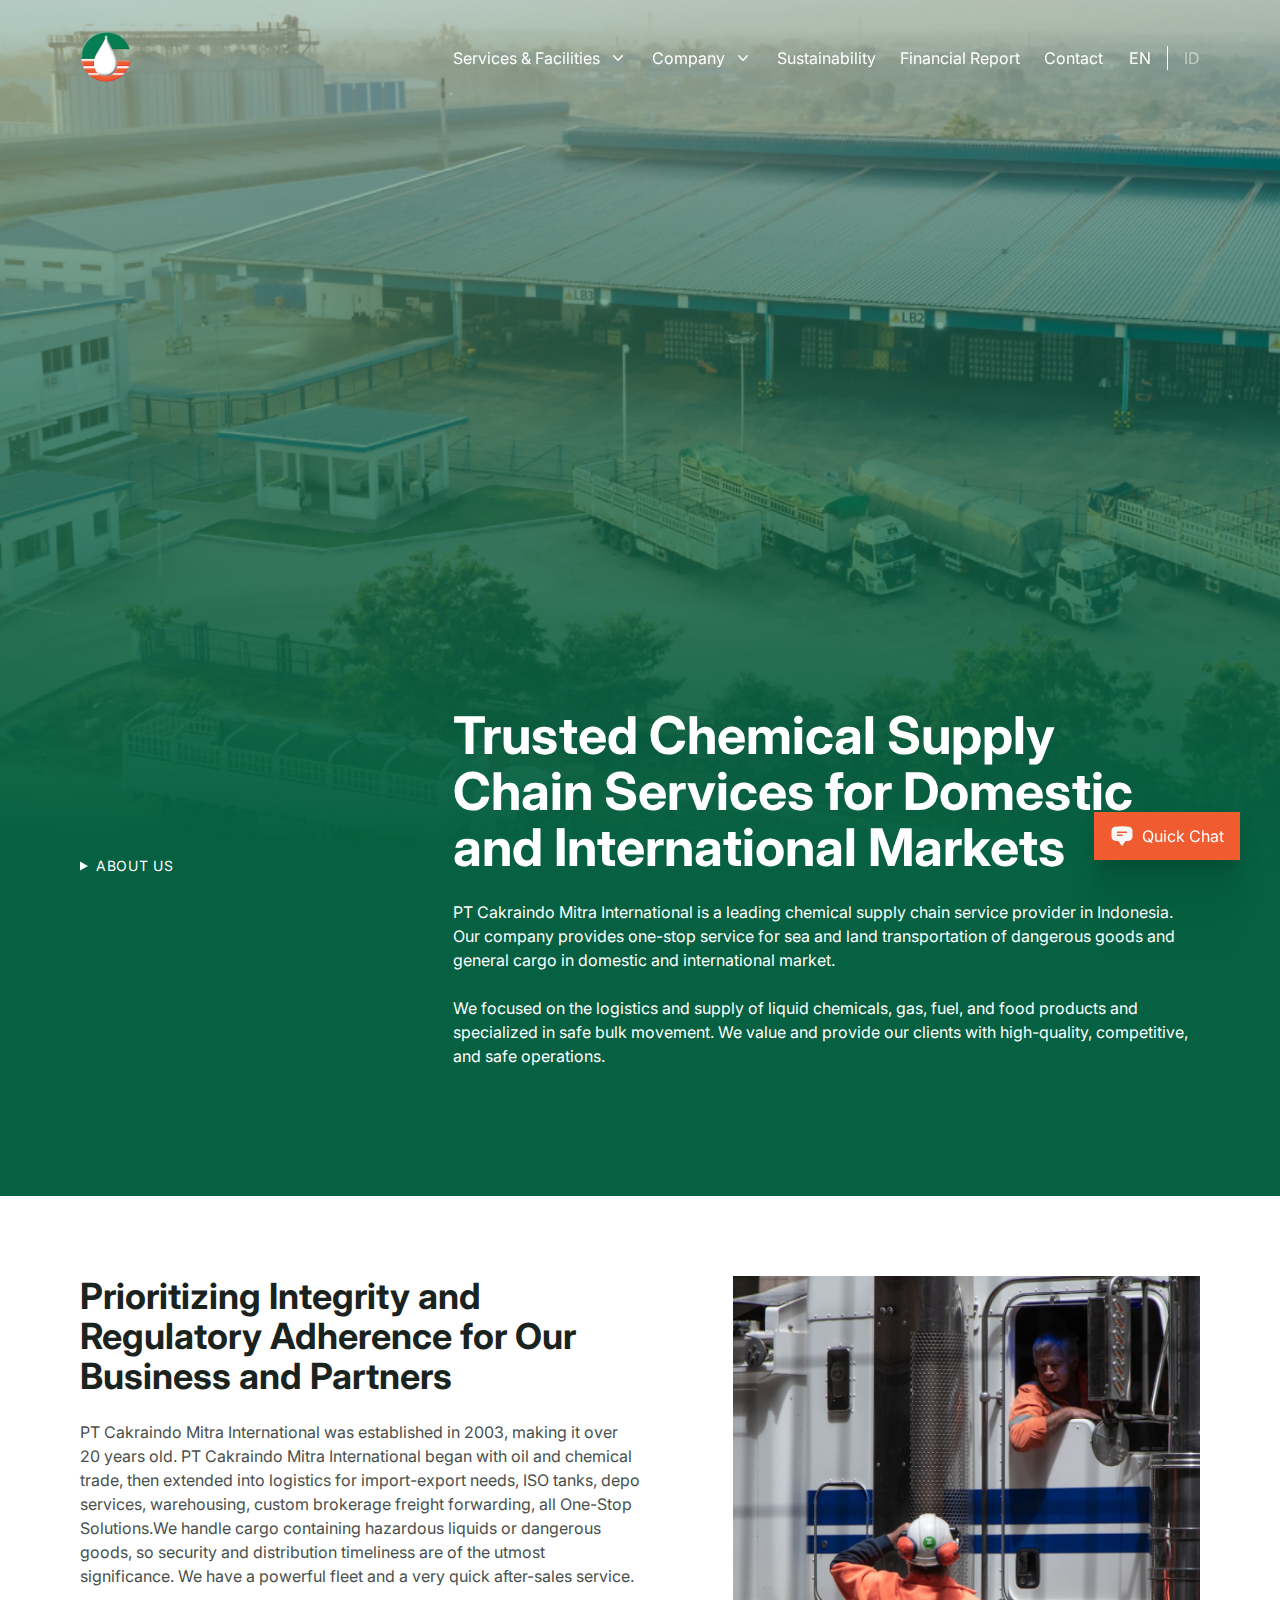
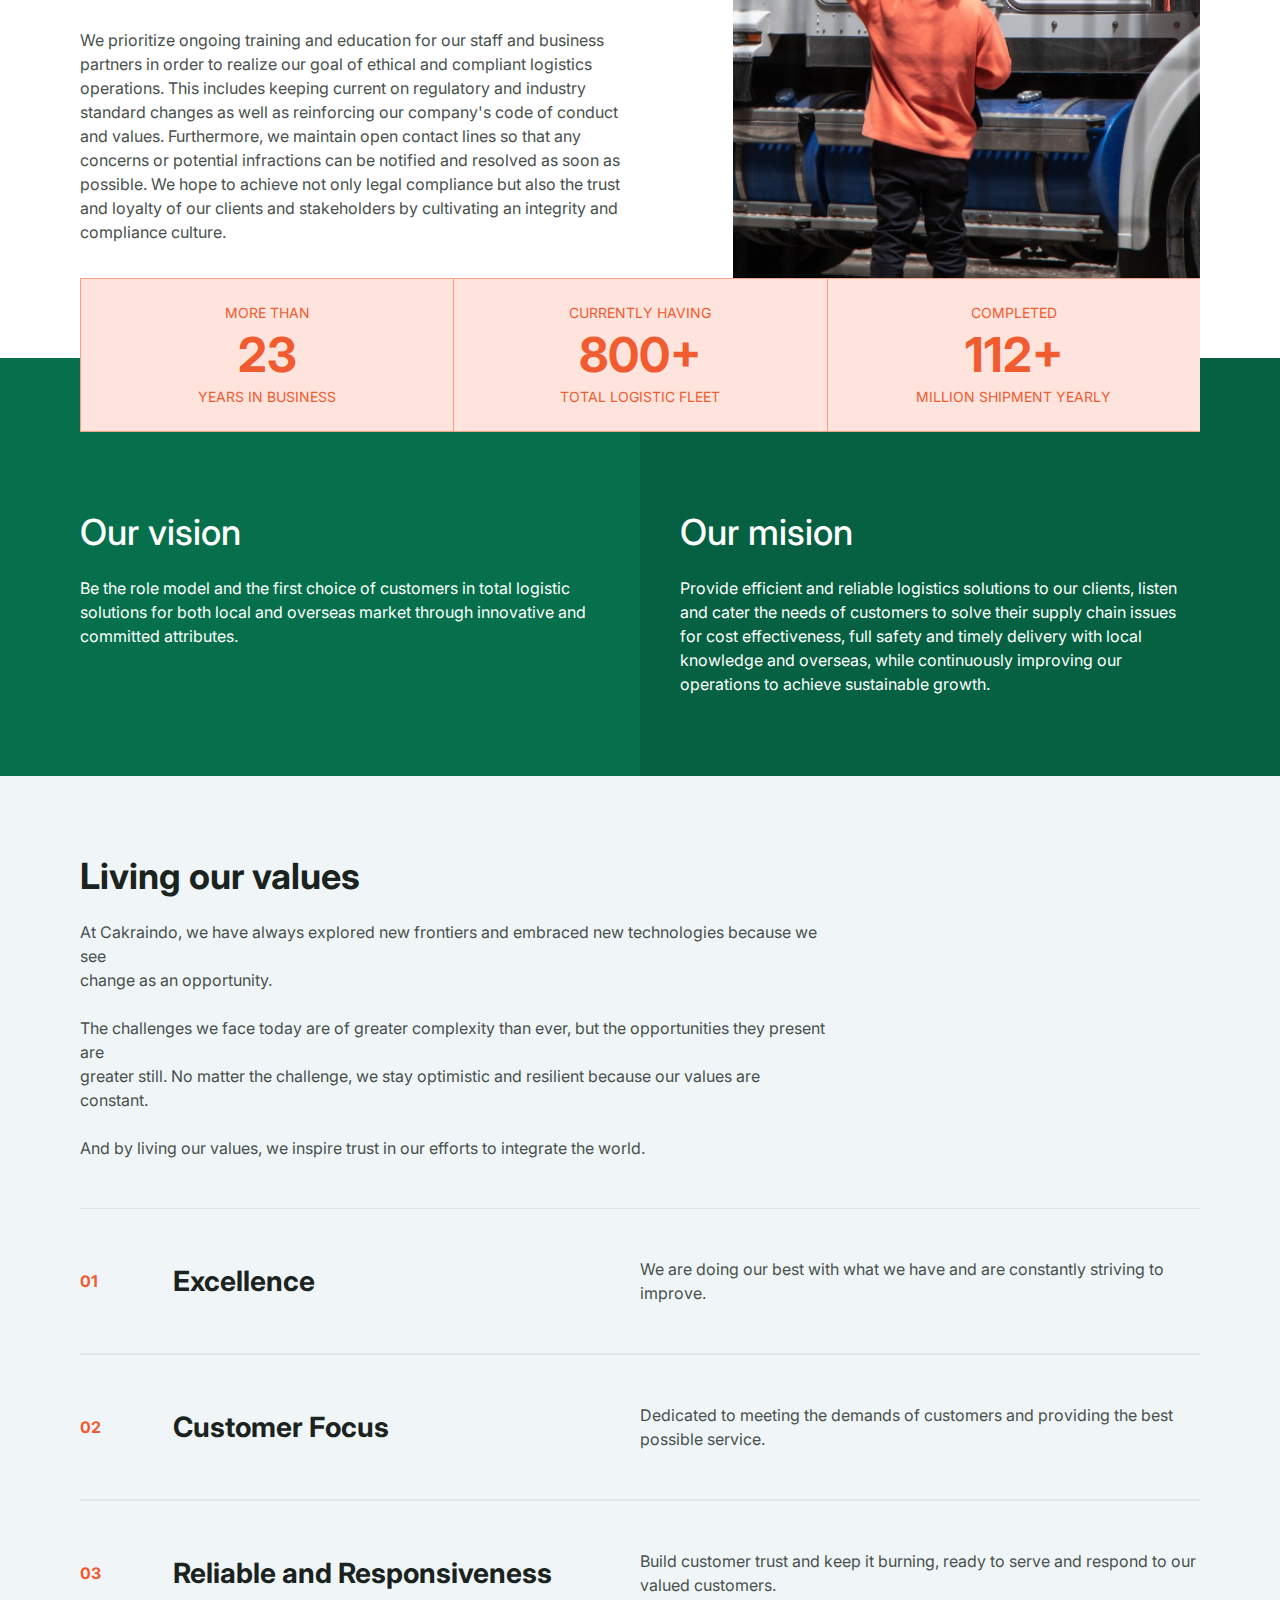
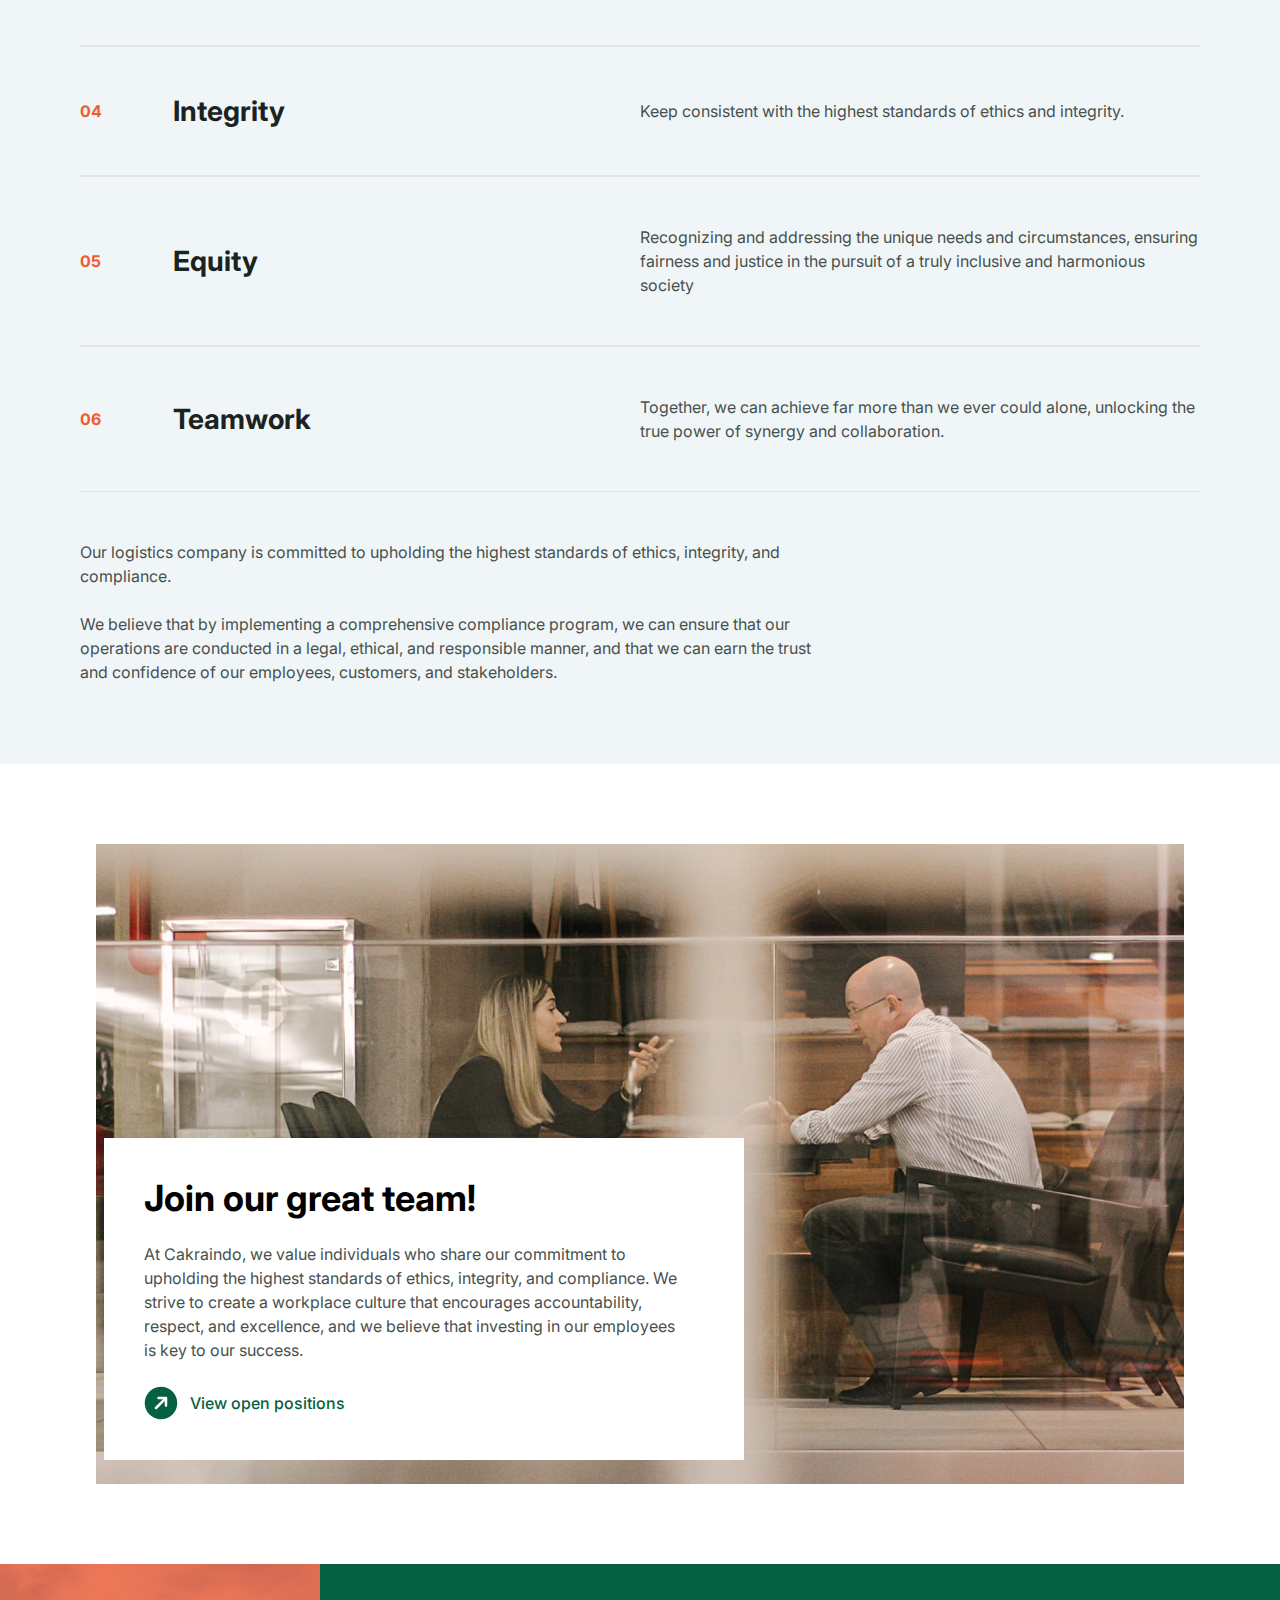
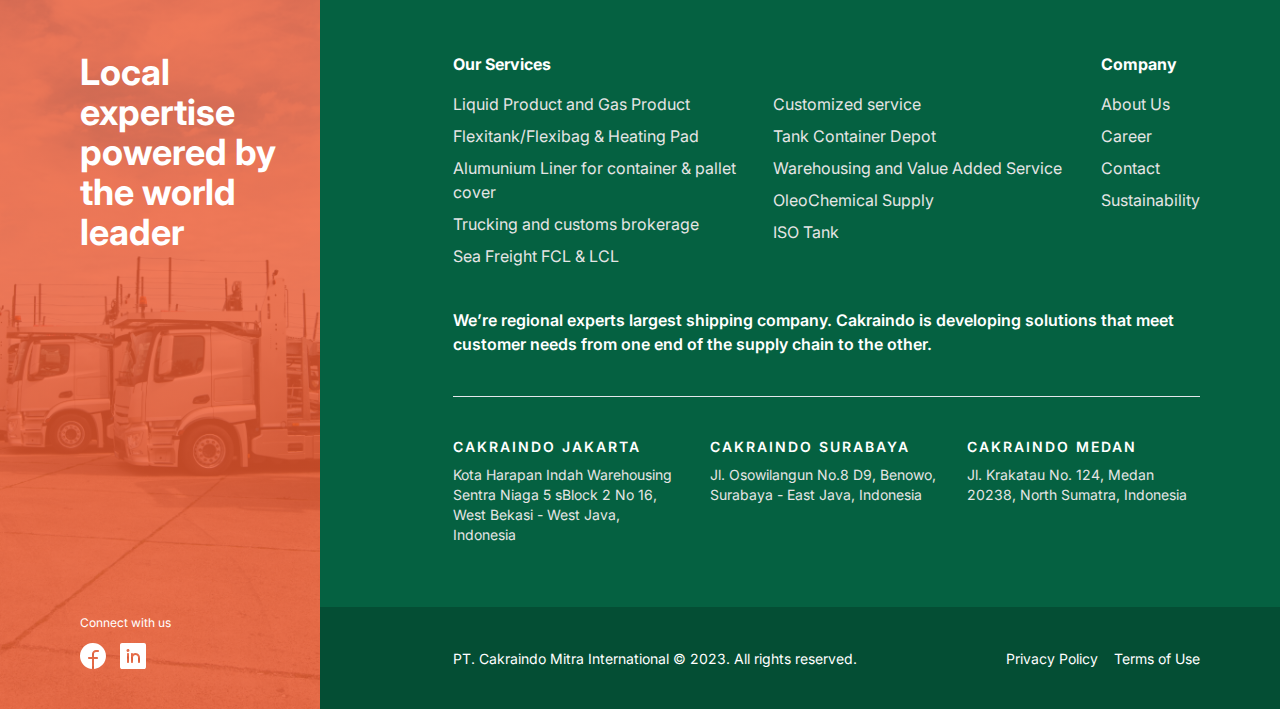
<file: about.html>
<!doctype html>
<html class="font-inter">
<head>
  <meta charset="UTF-8">
  <meta name="viewport" content="width=device-width, initial-scale=1.0">
  <title>Cakraindo</title>
  <link rel="preconnect" href="https://fonts.googleapis.com">
  <link rel="preconnect" href="https://fonts.gstatic.com" crossorigin>
  <link href="https://fonts.googleapis.com/css2?family=Inter:wght@400;500;600;700&display=swap" rel="stylesheet">
  <link href="styles/main.css" rel="stylesheet">
  <link href="styles/custom.css" rel="stylesheet">
</head>
<body class="">
  <header class="header pt-8 pb-8 w-full fixed z-[999]">
    <div class="container mx-auto">
      <div class="flex w-full justify-between items-center">
        <a href="index.html" class="header-logo w-1/3">
          <img src="images/cakraindo-logo.svg" alt="logo" class="h-[52px]">
        </a>
        <div class="header-right flex flex-1 align-middle justify-between w-2/3">
          <nav class="nav flex items-center gap-6 justify-content-center text-white">
            <div class="has-sub flex items-center justify-between gap-2">
              <a class="nav-link active" href="#">Services & Facilities</a>
              <svg class="h-5 w-5 flex-none" viewBox="0 0 20 20" fill="currentColor" aria-hidden="true">
                <path fill-rule="evenodd" d="M5.23 7.21a.75.75 0 011.06.02L10 11.168l3.71-3.938a.75.75 0 111.08 1.04l-4.25 4.5a.75.75 0 01-1.08 0l-4.25-4.5a.75.75 0 01.02-1.06z" clip-rule="evenodd" />
              </svg>
              <div class="mega-submenu flex w-full fixed left-0 top-[117px] bg-white min-h-[23rem]">
                <div class="container mx-auto flex items-center">
                  <div class="w-1/3 pr-20 py-10 bg-[#F9FBFA] h-full border-r-2 border-#E5E5E5">
                    <h2 class="text-4xl font-bold mb-6 text-dark900">Services & <br>Facilities</h2>
                    <p class="text-dark700">We specialize in providing one-stop service for sea and land transportation of dangerous goods and general cargo in domestic and international market.</p>

                  </div>
                  <div class="nav-sub w-2/3 pl-20 pr-5 py-10 h-full columns-2">
                    <a href="single-service.html" class="sub-item font-medium pr-8 mb-6 text-dark700 hover:text-green500">Liquid Product and Gas product </a>
                    <a href="single-service.html" class="sub-item font-medium pr-8 mb-6 text-dark700 hover:text-green500">Flexitank/ Flexibag & Heating Pad</a>
                    <a href="single-service.html" class="sub-item font-medium pr-8 mb-6 text-dark700 hover:text-green500">Aluminium Liner for container & pallet cover</a>
                    <a href="single-service.html" class="sub-item font-medium pr-8 mb-6 text-dark700 hover:text-green500">Trucking and customs brokerage</a>
                    <a href="single-service.html" class="sub-item font-medium pr-8 mb-6 text-dark700 hover:text-green500">Sea Freight FCL & LCL</a>
                    <a href="single-service.html" class="sub-item font-medium pr-8 mb-6 text-dark700 hover:text-green500">Interisland transport</a>
                    <a href="single-service.html" class="sub-item font-medium pr-8 mb-6 text-dark700 hover:text-green500">Customized service</a>
                    <a href="single-service.html" class="sub-item font-medium pr-8 mb-6 text-dark700 hover:text-green500">Tank Container Depot</a>
                    <a href="single-service.html" class="sub-item font-medium pr-8 mb-6 text-dark700 hover:text-green500">Warehousing and Value Added Service</a>
                    <a href="single-service.html" class="sub-item font-medium pr-8 mb-6 text-dark700 hover:text-green500">OleoChemical Supply</a>
                    <a href="single-service.html" class="sub-item font-medium pr-8 mb-6 text-dark700 hover:text-green500">ISO Tank</a>
                  </div>
                </div>

              </div>
            </div>
            <div class="has-sub flex items-center justify-between gap-2">
              <a class="nav-link" href="#">Company</a>
              <svg class="h-5 w-5 flex-none" viewBox="0 0 20 20" fill="currentColor" aria-hidden="true">
                <path fill-rule="evenodd" d="M5.23 7.21a.75.75 0 011.06.02L10 11.168l3.71-3.938a.75.75 0 111.08 1.04l-4.25 4.5a.75.75 0 01-1.08 0l-4.25-4.5a.75.75 0 01.02-1.06z" clip-rule="evenodd" />
              </svg>
              <div class="mega-submenu flex w-full fixed left-0 top-[117px] bg-white min-h-[23rem]">
                <div class="container mx-auto flex items-center">
                  <div class="w-1/3 pr-20 py-10 bg-[#F9FBFA] h-full border-r-2 border-#E5E5E5">
                    <h2 class="text-4xl font-bold mb-6 text-dark900">Company</h2>
                    <p class="text-dark700">PT Cakraindo Mitra International is a leading chemical supply chain service provider in Indonesia. </p>
                  </div>
                  <div class="nav-sub w-2/3 pl-20 pr-5 py-10 h-full columns-2">
                    <div class="">
                      <a href="about.html" class="block mb-2 sub-item text-xl text-dark700 font-medium hover:text-green500">About Us</a>
                      <p class="text-dark400">We focused on liquid chemical, gas, fuel, food product specialised in safe bulk movement.</p>
                    </div>
                    <div class="">
                      <a href="careers.html" class="block mb-2 sub-item text-xl text-dark700 font-medium hover:text-green500">Career</a>
                      <p class="text-dark400">We focused on liquid chemical, gas, fuel, food product specialised in safe bulk movement.</p>
                    </div>
                  </div>
                </div>

              </div>
            </div>
            <a class="nav-link disabled" href="sustainability.html">Sustainability</a>
            <a class="nav-link disabled" href="financial-report.html">Financial Report</a>
            <a class="nav-link disabled" href="contact.html">Contact</a>
          </nav>
          <div class="header-lang flex justify-center align-middle text-white">
            <a href="#" class="selected">EN</a>
            <i class="block h-[1.5rem] w-[1px] mx-4 bg-white"></i>
            <a href="#" class="text-white opacity-50">ID</a>
          </div>
        </div>
      </div>

      <div class="burger xl:hidden cursor-pointer">
        <span class="block w-[27px] h-[2px] bg-red-500 mb-2 bg-green700"></span>
        <span class="block w-[27px] h-[2px] bg-red-500 mb-2 bg-green700"></span>
      </div>

    </div>
  </header>
  <main class="about">
    <section class="masthead h-screen">
      <div class="masthead-bg h-full bg-[url('../images/masthead-about.jpg')] bg-cover bg-center bg-no-repeat"></div>
      <div class="masthead-content z-10 absolute left-0 bottom-0 w-full">
        <div class="container mx-auto flex items-end justify-between mb-6">
          <div class="w-2/12">
            <div class="subtitle flex items-center gap-2 mt-[93px]">
              <svg xmlns="http://www.w3.org/2000/svg" width="8" height="10" viewBox="0 0 8 10" fill="none">
                <path d="M8 5L-3.93402e-07 9.5L0 0.5L8 5Z" fill="white"/>
                </svg>
              <span class="text-white tracking-wider text-sm uppercase">about us</span>
            </div>
          </div>
          <div class="w-8/12">
            <h1 class="text-white text-[52px] leading-[56px] font-bold">Trusted Chemical Supply Chain Services for Domestic and International Markets</h1>

          </div>
        </div>

      </div>
    </section>
    <section class="bg-green700 pb-32">
      <div class="container mx-auto flex justify-between">
        <div class="w-2/12"></div>
        <div class="w-8/12">
          <div class="subdesc text-white">
            <p class="mb-6">PT Cakraindo Mitra International is a leading chemical supply chain service provider in Indonesia. Our company provides one-stop service for sea and land transportation of dangerous goods and general cargo in domestic and international market.</p>
            <p>We focused on the logistics and supply of liquid chemicals, gas, fuel, and food products and specialized in safe bulk movement. We value and provide our clients with high-quality, competitive, and safe operations.</p>
          </div>
        </div>
      </div>
    </section>
    <section class="bg-white py-20">
      <div class="container flex justify-between mx-auto">
        <div class="w-6/12">
          <h2 class="text-4xl font-bold mb-6 text-dark900">Prioritizing Integrity and Regulatory Adherence for Our Business and Partners</h2>
          <article class="text-dark700">
            <p>PT Cakraindo Mitra International was established in 2003, making it over 20 years old. PT Cakraindo Mitra International began with oil and chemical trade, then extended into logistics for import-export needs, ISO tanks, depo services, warehousing, custom brokerage freight forwarding, all One-Stop Solutions.We handle cargo containing hazardous liquids or dangerous goods, so security and distribution timeliness are of the utmost significance. We have a powerful fleet and a very quick after-sales service.
            </p>

            <p>We prioritize ongoing training and education for our staff and business partners in order to realize our goal of ethical and compliant logistics operations. This includes keeping current on regulatory and industry standard changes as well as reinforcing our company's code of conduct and values. Furthermore, we maintain open contact lines so that any concerns or potential infractions can be notified and resolved as soon as possible. We hope to achieve not only legal compliance but also the trust and loyalty of our clients and stakeholders by cultivating an integrity and compliance culture.</p>
          </article>

        </div>
        <div class="w-5/12">
          <div class="box-img">
            <img class="w-full object-cover" src="images/img-about-1.jpg" alt="img">
          </div>
        </div>
      </div>
    </section>

    <section class="visimisi py-20" style="background: linear-gradient(90deg, rgba(5,112,75,1) 50%, rgba(5,97,65,1) 50%);">
      <div class="container mx-auto relative -mt-[10rem] mb-20">
        <div class="w-full flex justify-end">
          <div class="value w-full flex bg-[#FEE4DC] text-orange">
            <div class="w-4/12 value-item p-6 text-center border-[1px] border-r-0" style="border-color: rgba(241, 91, 48, 0.5);">
              <span class="block text-sm mb-2">MORE THAN</span>
              <b class="block text-5xl mb-2 val">23</b>
              <span class="block text-sm">YEARS IN BUSINESS</span>
            </div>
            <div class="w-4/12  value-item p-6 text-center border-[1px] border-r-0" style="border-color: rgba(241, 91, 48, 0.5);">
              <span class="block text-sm mb-2">CURRENTLY HAVING</span>
              <b class="block text-5xl mb-2 val">800+</b>
              <span class="block text-sm">TOTAL LOGISTIC FLEET</span>
            </div>
            <div class="w-4/12  value-item p-6 text-center border-[1px] border-r-0" style="border-color: rgba(241, 91, 48, 0.5);">
              <span class="block text-sm mb-2">COMPLETED</span>
              <b class="block text-5xl mb-2 val">112+</b>
              <span class="block text-sm">MILLION SHIPMENT YEARLY</span>
            </div>
          </div>
        </div>
      </div>
      <div class="container mx-auto flex text-white">
        <div class="w-6/12">
          <h2 class="text-4xl font-medium mb-6">Our vision</h2>
          <p>Be the role model and  the first choice of customers in total logistic solutions for both local and overseas market through innovative and committed attributes.</p>
        </div>
        <div class="w-6/12 pl-10">
          <h2 class="text-4xl font-medium mb-6">Our mision</h2>
          <p>Provide efficient and reliable logistics solutions to our clients, listen and cater the needs of customers to solve their supply chain issues for cost effectiveness, full safety and timely delivery with local knowledge and overseas, while continuously improving our operations to achieve sustainable growth.</p>
        </div>
      </div>
    </section>

    <section class="py-20 bg-[#F0F6F8]">
      <div class="container mx-auto">
        <div class="flex mb-12">
          <div class="w-8/12">
            <div class="section-title">
              <h2 class="text-4xl text-dark900 font-bold mb-6">Living our values</h2>
              <p class="text-dark700">At Cakraindo, we have always explored new frontiers and embraced new technologies because we see <br>change as an opportunity. <br> <br>
                The challenges we face today are of greater complexity than ever, but the opportunities they present are <br>greater still. No matter the challenge, we stay optimistic and resilient because our values are constant.<br><br>

                And by living our values, we inspire trust in our efforts to integrate the world.</p>
            </div>
          </div>
        </div>
        <div class="value-list mb-12">
          <div class="value-item flex justify-between items-center py-12 border-y-[1px] border-dark100">
            <div class="w-1/12">
              <b class="text-orange">01</b>
            </div>
            <div class="w-5/12">
              <h3 class="text-[28px]/[32px] text-dark900 font-bold">Excellence</h3>
            </div>
            <div class="w-6/12">
              <p class="text-dark700">We are doing our best with what we have and are constantly striving to improve.</p>
            </div>
          </div>
          <div class="value-item flex justify-between items-center py-12 border-y-[1px] border-dark100">
            <div class="w-1/12">
              <b class="text-orange">02</b>
            </div>
            <div class="w-5/12">
              <h3 class="text-[28px]/[32px] text-dark900 font-bold">Customer Focus</h3>
            </div>
            <div class="w-6/12">
              <p class="text-dark700">Dedicated to meeting the demands of customers and providing the best possible service.</p>
            </div>
          </div>
          <div class="value-item flex justify-between items-center py-12 border-y-[1px] border-dark100">
            <div class="w-1/12">
              <b class="text-orange">03</b>
            </div>
            <div class="w-5/12">
              <h3 class="text-[28px]/[32px] text-dark900 font-bold">Reliable and Responsiveness</h3>
            </div>
            <div class="w-6/12">
              <p class="text-dark700">Build customer trust and keep it burning, ready to serve and respond to our valued customers.</p>
            </div>
          </div>
          <div class="value-item flex justify-between items-center py-12 border-y-[1px] border-dark100">
            <div class="w-1/12">
              <b class="text-orange">04</b>
            </div>
            <div class="w-5/12">
              <h3 class="text-[28px]/[32px] text-dark900 font-bold">Integrity</h3>
            </div>
            <div class="w-6/12">
              <p class="text-dark700">Keep consistent with the highest standards of ethics and integrity.</p>
            </div>
          </div>
          <div class="value-item flex justify-between items-center py-12 border-y-[1px] border-dark100">
            <div class="w-1/12">
              <b class="text-orange">05</b>
            </div>
            <div class="w-5/12">
              <h3 class="text-[28px]/[32px] text-dark900 font-bold">Equity</h3>
            </div>
            <div class="w-6/12">
              <p class="text-dark700">Recognizing and addressing the unique needs and circumstances, ensuring fairness and justice in the pursuit of a truly inclusive and harmonious society</p>
            </div>
          </div>
          <div class="value-item flex justify-between items-center py-12 border-y-[1px] border-dark100">
            <div class="w-1/12">
              <b class="text-orange">06</b>
            </div>
            <div class="w-5/12">
              <h3 class="text-[28px]/[32px] text-dark900 font-bold">Teamwork</h3>
            </div>
            <div class="w-6/12">
              <p class="text-dark700">Together, we can achieve far more than we ever could alone, unlocking the true power of synergy and collaboration.</p>
            </div>
          </div>
        </div>
        <div class="notes text-dark700 w-8/12">
          <p>Our logistics company is committed to upholding the highest standards of ethics, integrity, and compliance.
            <br>
            <br>
            We believe that by implementing a comprehensive compliance program, we can ensure that our operations are conducted in a legal, ethical, and responsible manner, and that we can earn the trust and confidence of our employees, customers, and stakeholders.</p>
        </div>
      </div>
    </section>

    <section class="w-full bg-white py-20">
      <div class="container relative mx-auto min-h-[40rem] flex flex-col justify-end">
        <div class="bg absolute top-0 left-0 right-0 mx-auto w-full h-full z-0" style="max-width:calc(100% - 12rem) ; background-image: url(images/about-cta-bg.jpg);background-size: cover;background-repeat: no-repeat;"></div>
        <div class="box-content left-6 bottom-6 p-10 bg-white max-w-[560px] relative z-10">
          <h3 class="text-4xl tetxt-dark900 font-bold mb-6 max-w-[480px]">Join our great team!</h3>
          <p class="text-dark700 mb-6 pr-5">At Cakraindo, we value individuals who share our commitment to upholding the highest standards of ethics, integrity, and compliance. We strive to create a workplace culture that encourages accountability, respect, and excellence, and we believe that investing in our employees is key to our success.</p>
          <a href="careers.html" class="group flex items-center gap-3 text-green700 font-medium group-hover:rotate-45">
            <svg class="group-hover:rotate-45 ease-in-out duration-300" xmlns="http://www.w3.org/2000/svg" width="34" height="34" viewBox="0 0 34 34" fill="none">
            <path d="M17 0.75C13.7861 0.75 10.6443 1.70305 7.97199 3.48862C5.29969 5.27419 3.21689 7.81209 1.98696 10.7814C0.757041 13.7507 0.435237 17.018 1.06225 20.1702C1.68926 23.3224 3.23692 26.2179 5.50952 28.4905C7.78213 30.7631 10.6776 32.3107 13.8298 32.9378C16.982 33.5648 20.2493 33.243 23.2186 32.013C26.1879 30.7831 28.7258 28.7003 30.5114 26.028C32.297 23.3557 33.25 20.2139 33.25 17C33.2455 12.6916 31.5319 8.56102 28.4855 5.51454C25.439 2.46806 21.3084 0.75455 17 0.75ZM23.25 19.5C23.25 19.8315 23.1183 20.1495 22.8839 20.3839C22.6495 20.6183 22.3315 20.75 22 20.75C21.6685 20.75 21.3505 20.6183 21.1161 20.3839C20.8817 20.1495 20.75 19.8315 20.75 19.5V15.0172L12.8844 22.8844C12.7682 23.0005 12.6304 23.0926 12.4786 23.1555C12.3269 23.2183 12.1643 23.2507 12 23.2507C11.8358 23.2507 11.6731 23.2183 11.5214 23.1555C11.3696 23.0926 11.2318 23.0005 11.1156 22.8844C10.9995 22.7682 10.9074 22.6304 10.8445 22.4786C10.7817 22.3269 10.7493 22.1642 10.7493 22C10.7493 21.8358 10.7817 21.6731 10.8445 21.5214C10.9074 21.3696 10.9995 21.2318 11.1156 21.1156L18.9828 13.25H14.5C14.1685 13.25 13.8505 13.1183 13.6161 12.8839C13.3817 12.6495 13.25 12.3315 13.25 12C13.25 11.6685 13.3817 11.3505 13.6161 11.1161C13.8505 10.8817 14.1685 10.75 14.5 10.75H22C22.3315 10.75 22.6495 10.8817 22.8839 11.1161C23.1183 11.3505 23.25 11.6685 23.25 12V19.5Z" fill="#056141"/>
            </svg> <span>View open positions</span></a>
        </div>
      </div>
    </section>
  </main>

  <div class="chatbox fixed right-10 bottom-10 z-20">
    <div class="btn-chat bg-orange text-white flex gap-2 items-center justify-center px-4 py-3 hover:cursor-pointer" style=" box-shadow: 0px 92px 37px rgba(0, 0, 0, 0.01), 0px 52px 31px rgba(0, 0, 0, 0.05), 0px 23px 23px rgba(0, 0, 0, 0.09), 0px 6px 13px rgba(0, 0, 0, 0.1), 0px 0px 0px rgba(0, 0, 0, 0.1)">
      <svg xmlns="http://www.w3.org/2000/svg" width="24" height="24" viewBox="0 0 24 24" fill="none">
        <path fill-rule="evenodd" clip-rule="evenodd" d="M4.848 2.771C7.21613 2.4234 9.60649 2.24927 12 2.25C14.43 2.25 16.817 2.428 19.152 2.77C21.13 3.062 22.5 4.794 22.5 6.74V12.76C22.5 14.706 21.13 16.438 19.152 16.73C17.9983 16.8991 16.8389 17.0268 15.676 17.113C15.6168 17.1169 15.5593 17.1342 15.5079 17.1637C15.4564 17.1931 15.4123 17.234 15.379 17.283L12.624 21.416C12.5555 21.5187 12.4627 21.6029 12.3539 21.6612C12.245 21.7194 12.1235 21.7499 12 21.7499C11.8765 21.7499 11.755 21.7194 11.6461 21.6612C11.5373 21.6029 11.4445 21.5187 11.376 21.416L8.621 17.283C8.58768 17.234 8.54361 17.1931 8.49214 17.1637C8.44068 17.1342 8.38317 17.1169 8.324 17.113C7.16113 17.0265 6.00172 16.8984 4.848 16.729C2.87 16.439 1.5 14.705 1.5 12.759V6.741C1.5 4.795 2.87 3.061 4.848 2.771ZM6.75 8.25C6.75 8.05109 6.82902 7.86032 6.96967 7.71967C7.11032 7.57902 7.30109 7.5 7.5 7.5H16.5C16.6989 7.5 16.8897 7.57902 17.0303 7.71967C17.171 7.86032 17.25 8.05109 17.25 8.25C17.25 8.44891 17.171 8.63968 17.0303 8.78033C16.8897 8.92098 16.6989 9 16.5 9H7.5C7.30109 9 7.11032 8.92098 6.96967 8.78033C6.82902 8.63968 6.75 8.44891 6.75 8.25ZM7.5 10.5C7.30109 10.5 7.11032 10.579 6.96967 10.7197C6.82902 10.8603 6.75 11.0511 6.75 11.25C6.75 11.4489 6.82902 11.6397 6.96967 11.7803C7.11032 11.921 7.30109 12 7.5 12H12C12.1989 12 12.3897 11.921 12.5303 11.7803C12.671 11.6397 12.75 11.4489 12.75 11.25C12.75 11.0511 12.671 10.8603 12.5303 10.7197C12.3897 10.579 12.1989 10.5 12 10.5H7.5Z" fill="#F7F7F7"/>
        </svg>
      <span>Quick Chat</span>
    </div>
    <div class="windowchat1 bg-white p-4 w-[15.625rem] fixed right-10 bottom-[8.5rem] text-sm" style="box-shadow: 0px 128px 51px rgba(0, 0, 0, 0.01);">
      <p class="text-dark700 mb-4"><b class="text-dark900">Welcome to Cakraindo!</b> Is there anything we can help you with?</p>

      <a href="#" class="font-sm p-3 bg-green500 text-white w-full flex justify-between items-center mb-3">
        <span>Services Ordering</span>
        <svg xmlns="http://www.w3.org/2000/svg" width="12" height="14" viewBox="0 0 12 14" fill="none">
          <path d="M11.3538 4.14625L7.85375 0.64625C7.80728 0.599833 7.75212 0.563026 7.69143 0.537932C7.63073 0.512838 7.56568 0.499949 7.5 0.5H1.5C1.23478 0.5 0.98043 0.605357 0.792893 0.792893C0.605357 0.98043 0.5 1.23478 0.5 1.5V12.5C0.5 12.7652 0.605357 13.0196 0.792893 13.2071C0.98043 13.3946 1.23478 13.5 1.5 13.5H10.5C10.7652 13.5 11.0196 13.3946 11.2071 13.2071C11.3946 13.0196 11.5 12.7652 11.5 12.5V4.5C11.5001 4.43432 11.4872 4.36927 11.4621 4.30858C11.437 4.24788 11.4002 4.19272 11.3538 4.14625ZM8 10H4C3.86739 10 3.74021 9.94732 3.64645 9.85355C3.55268 9.75979 3.5 9.63261 3.5 9.5C3.5 9.36739 3.55268 9.24021 3.64645 9.14645C3.74021 9.05268 3.86739 9 4 9H8C8.13261 9 8.25979 9.05268 8.35355 9.14645C8.44732 9.24021 8.5 9.36739 8.5 9.5C8.5 9.63261 8.44732 9.75979 8.35355 9.85355C8.25979 9.94732 8.13261 10 8 10ZM8 8H4C3.86739 8 3.74021 7.94732 3.64645 7.85355C3.55268 7.75979 3.5 7.63261 3.5 7.5C3.5 7.36739 3.55268 7.24021 3.64645 7.14645C3.74021 7.05268 3.86739 7 4 7H8C8.13261 7 8.25979 7.05268 8.35355 7.14645C8.44732 7.24021 8.5 7.36739 8.5 7.5C8.5 7.63261 8.44732 7.75979 8.35355 7.85355C8.25979 7.94732 8.13261 8 8 8ZM7.5 4.5V1.75L10.25 4.5H7.5Z" fill="white"/>
          </svg>
      </a>
      <a href="#" class="font-sm p-3 bg-green500 text-white w-full flex justify-between items-center">
        <span>Ask General Information</span>
        <svg xmlns="http://www.w3.org/2000/svg" width="16" height="16" viewBox="0 0 16 16" fill="none">
          <path d="M8 1.5C6.71442 1.5 5.45772 1.88122 4.3888 2.59545C3.31988 3.30968 2.48676 4.32484 1.99479 5.51256C1.50282 6.70028 1.37409 8.00721 1.6249 9.26809C1.8757 10.529 2.49477 11.6872 3.40381 12.5962C4.31285 13.5052 5.47104 14.1243 6.73192 14.3751C7.99279 14.6259 9.29973 14.4972 10.4874 14.0052C11.6752 13.5132 12.6903 12.6801 13.4046 11.6112C14.1188 10.5423 14.5 9.28558 14.5 8C14.4982 6.27665 13.8128 4.62441 12.5942 3.40582C11.3756 2.18722 9.72335 1.50182 8 1.5ZM8 12C7.85167 12 7.70666 11.956 7.58333 11.8736C7.45999 11.7912 7.36386 11.6741 7.30709 11.537C7.25033 11.4 7.23548 11.2492 7.26441 11.1037C7.29335 10.9582 7.36478 10.8246 7.46967 10.7197C7.57456 10.6148 7.7082 10.5434 7.85368 10.5144C7.99917 10.4855 8.14997 10.5003 8.28701 10.5571C8.42406 10.6139 8.54119 10.71 8.6236 10.8333C8.70602 10.9567 8.75 11.1017 8.75 11.25C8.75 11.4489 8.67098 11.6397 8.53033 11.7803C8.38968 11.921 8.19892 12 8 12ZM8.5 8.955V9C8.5 9.13261 8.44732 9.25979 8.35356 9.35355C8.25979 9.44732 8.13261 9.5 8 9.5C7.86739 9.5 7.74022 9.44732 7.64645 9.35355C7.55268 9.25979 7.5 9.13261 7.5 9V8.5C7.5 8.36739 7.55268 8.24021 7.64645 8.14645C7.74022 8.05268 7.86739 8 8 8C8.82688 8 9.5 7.4375 9.5 6.75C9.5 6.0625 8.82688 5.5 8 5.5C7.17313 5.5 6.5 6.0625 6.5 6.75V7C6.5 7.13261 6.44732 7.25979 6.35356 7.35355C6.25979 7.44732 6.13261 7.5 6 7.5C5.86739 7.5 5.74022 7.44732 5.64645 7.35355C5.55268 7.25979 5.5 7.13261 5.5 7V6.75C5.5 5.50938 6.62125 4.5 8 4.5C9.37875 4.5 10.5 5.50938 10.5 6.75C10.5 7.83625 9.64 8.74563 8.5 8.955Z" fill="white"/>
          </svg>
      </a>
    </div>
    <div class="windowchat2 bg-white p-4 w-[15.625rem] fixed right-10 bottom-[8.5rem] text-sm" style="box-shadow: 0px 128px 51px rgba(0, 0, 0, 0.01);">
      <a href="#" class="back inline-block text-xs text-green500 border-b-[1px] border-transparent font-medium pl-5 group relative hover:border-green500 mb-4">
        <svg class="absolute top-[2px] left-0 transition-all group-hover:-rotate-45" xmlns="http://www.w3.org/2000/svg" width="10" height="10" viewBox="0 0 10 10" fill="none">
          <path d="M3.49972 4V10.5C3.49972 10.6326 3.5524 10.7598 3.64617 10.8536C3.73994 10.9473 3.86711 11 3.99972 11C4.13233 11 4.25951 10.9473 4.35328 10.8536C4.44704 10.7598 4.49972 10.6326 4.49972 10.5V5.20687L11.646 12.3538C11.7398 12.4476 11.867 12.5003 11.9997 12.5003C12.1324 12.5003 12.2597 12.4476 12.3535 12.3538C12.4473 12.2599 12.5 12.1327 12.5 12C12.5 11.8673 12.4473 11.7401 12.3535 11.6462L5.2066 4.5H10.4997C10.6323 4.5 10.7595 4.44732 10.8533 4.35355C10.947 4.25979 10.9997 4.13261 10.9997 4C10.9997 3.86739 10.947 3.74021 10.8533 3.64645C10.7595 3.55268 10.6323 3.5 10.4997 3.5H3.99972C3.86711 3.5 3.73994 3.55268 3.64617 3.64645C3.5524 3.74021 3.49972 3.86739 3.49972 4Z" fill="#067E54"/>
          </svg>
        <span>Back</span>
      </a>
      <p class="text-sm text-dark700 mb-4">Please select service category below</p>
      <div class="box-service-cat">
        <b class="text-xs text-dark900">Service category:</b>
        <ul class="text-sm text-dark700">
          <li><a href="#">Liquid Product and Gas product</a></li>
          <li><a href="#">Flexitank/ Flexibag & Heating Pad</a></li>
          <li><a href="#">Aluminium Liner for container & pallet cover</a></li>
          <li><a href="#">Trucking and customs brokerage</a></li>
          <li><a href="#">Sea Freight FCL & LCL</a></li>
          <li><a href="#">Interisland transport</a></li>
          <li><a href="#">Customized service</a></li>
        </ul>
      </div>
    </div>
  </div>
  <footer class="relative">
    <div class="footer-bg flex absolute left-0 top-0 w-full h-full">
      <div class="bg-left w-3/12" style="background-image: url(images/group-trucks-parked-line-truck-stop.jpg);background-repeat: no-repeat;background-size: cover;"></div>
      <div class="bg-right w-9/12 bg-green700"></div>
    </div>
    <div class="container mx-auto flex justify-between relative z-10 pt-[88px] h-full">
      <div class="fc-left w-3/12 flex flex-col justify-between pb-10">
        <h3 class="text-4xl font-bold text-white max-w-[248px]">Local expertise powered by the world leader</h3>
        <div class="conenctwus mt-auto">
          <span class="block text-white text-xs mb-3">Connect with us</span>
          <div class="socmedwrap flex items-center gap-[14px]">
            <a href="#" target="_blank" class="block w-[26px] h-[26px]">
              <svg xmlns="http://www.w3.org/2000/svg" width="26" height="26" viewBox="0 0 26 26" fill="none">
                <path d="M25.9999 13C25.9959 16.1772 24.8301 19.2433 22.7223 21.6208C20.6145 23.9982 17.7101 25.5228 14.5562 25.9075C14.486 25.9154 14.4149 25.9084 14.3475 25.8869C14.2802 25.8653 14.2182 25.8297 14.1657 25.7825C14.1131 25.7353 14.0712 25.6774 14.0426 25.6128C14.014 25.5481 13.9995 25.4781 13.9999 25.4075V16H16.9999C17.137 16.0003 17.2727 15.9724 17.3986 15.918C17.5244 15.8637 17.6378 15.784 17.7315 15.6841C17.8253 15.5841 17.8975 15.4659 17.9437 15.3368C17.9899 15.2077 18.009 15.0705 17.9999 14.9337C17.9779 14.6766 17.8592 14.4373 17.6679 14.2641C17.4766 14.0909 17.2268 13.9965 16.9687 14H13.9999V11C13.9999 10.4695 14.2107 9.96083 14.5857 9.58576C14.9608 9.21068 15.4695 8.99997 15.9999 8.99997H17.9999C18.137 9.00027 18.2727 8.97238 18.3986 8.91804C18.5244 8.86369 18.6378 8.78405 18.7315 8.68405C18.8253 8.58406 18.8975 8.46586 18.9437 8.33678C18.9899 8.2077 19.009 8.07051 18.9999 7.93372C18.9778 7.67614 18.8588 7.43653 18.667 7.26323C18.4751 7.08994 18.2247 6.99586 17.9662 6.99997H15.9999C14.9391 6.99997 13.9217 7.4214 13.1715 8.17154C12.4214 8.92169 11.9999 9.9391 11.9999 11V14H8.99994C8.86286 13.9997 8.72717 14.0276 8.60132 14.0819C8.47546 14.1362 8.36212 14.2159 8.26834 14.3159C8.17456 14.4159 8.10234 14.5341 8.05617 14.6632C8.01 14.7922 7.99086 14.9294 7.99994 15.0662C8.02206 15.3238 8.14105 15.5634 8.3329 15.7367C8.52476 15.91 8.77519 16.0041 9.03369 16H11.9999V25.41C12.0004 25.4805 11.9859 25.5504 11.9574 25.6149C11.9289 25.6795 11.887 25.7373 11.8346 25.7845C11.7822 25.8317 11.7204 25.8673 11.6532 25.8889C11.5861 25.9106 11.5151 25.9177 11.4449 25.91C8.20664 25.5156 5.2344 23.9198 3.11654 21.4386C0.998674 18.9573 -0.110452 15.7713 0.00869322 12.5112C0.258693 5.76122 5.72619 0.273718 12.4812 0.0112183C14.2301 -0.0565241 15.9746 0.229157 17.6105 0.851174C19.2464 1.47319 20.7401 2.41877 22.0021 3.63134C23.2642 4.84391 24.2687 6.29857 24.9556 7.90831C25.6425 9.51805 25.9977 11.2498 25.9999 13Z" fill="white"/>
                </svg>
            </a>
            <a href="#" target="_blank" class="block w-[26px] h-[26px]">
              <svg xmlns="http://www.w3.org/2000/svg" width="26" height="26" viewBox="0 0 26 26" fill="none">
                <path d="M24 0H2C1.46957 0 0.960859 0.210714 0.585786 0.585786C0.210714 0.960859 0 1.46957 0 2V24C0 24.5304 0.210714 25.0391 0.585786 25.4142C0.960859 25.7893 1.46957 26 2 26H24C24.5304 26 25.0391 25.7893 25.4142 25.4142C25.7893 25.0391 26 24.5304 26 24V2C26 1.46957 25.7893 0.960859 25.4142 0.585786C25.0391 0.210714 24.5304 0 24 0ZM9 19C9 19.2652 8.89464 19.5196 8.70711 19.7071C8.51957 19.8946 8.26522 20 8 20C7.73478 20 7.48043 19.8946 7.29289 19.7071C7.10536 19.5196 7 19.2652 7 19V11C7 10.7348 7.10536 10.4804 7.29289 10.2929C7.48043 10.1054 7.73478 10 8 10C8.26522 10 8.51957 10.1054 8.70711 10.2929C8.89464 10.4804 9 10.7348 9 11V19ZM8 9C7.70333 9 7.41332 8.91203 7.16665 8.7472C6.91997 8.58238 6.72771 8.34811 6.61418 8.07403C6.50065 7.79994 6.47094 7.49834 6.52882 7.20736C6.5867 6.91639 6.72956 6.64912 6.93934 6.43934C7.14912 6.22956 7.41639 6.0867 7.70736 6.02882C7.99834 5.97094 8.29994 6.00065 8.57403 6.11418C8.84811 6.22771 9.08238 6.41997 9.2472 6.66665C9.41203 6.91332 9.5 7.20333 9.5 7.5C9.5 7.89782 9.34196 8.27936 9.06066 8.56066C8.77936 8.84196 8.39782 9 8 9ZM20 19C20 19.2652 19.8946 19.5196 19.7071 19.7071C19.5196 19.8946 19.2652 20 19 20C18.7348 20 18.4804 19.8946 18.2929 19.7071C18.1054 19.5196 18 19.2652 18 19V14.5C18 13.837 17.7366 13.2011 17.2678 12.7322C16.7989 12.2634 16.163 12 15.5 12C14.837 12 14.2011 12.2634 13.7322 12.7322C13.2634 13.2011 13 13.837 13 14.5V19C13 19.2652 12.8946 19.5196 12.7071 19.7071C12.5196 19.8946 12.2652 20 12 20C11.7348 20 11.4804 19.8946 11.2929 19.7071C11.1054 19.5196 11 19.2652 11 19V11C11.0012 10.7551 11.0923 10.5191 11.256 10.3369C11.4197 10.1546 11.6446 10.0388 11.888 10.0114C12.1314 9.98392 12.3764 10.0468 12.5765 10.188C12.7767 10.3292 12.918 10.539 12.9738 10.7775C13.6502 10.3186 14.4389 10.0526 15.2552 10.0081C16.0714 9.96368 16.8844 10.1424 17.6067 10.5251C18.329 10.9078 18.9335 11.48 19.3551 12.1803C19.7768 12.8806 19.9997 13.6825 20 14.5V19Z" fill="white"/>
                </svg>
            </a>
          </div>
        </div>
      </div>
      <div class="fc-right w-8/12">
        <div class="footer-nav flex justify-between gap-6 mb-10">
          <div class="nav-group">
            <b class="block mb-4 text-white">Our Services</b>
            <ul class="columns-2 text-dark100">
              <li class="mb-3"><a href="single-service.html">Liquid Product and Gas Product</a></li>
              <li class="mb-3"><a href="single-service.html">Flexitank/Flexibag & Heating Pad</a></li>
              <li class="mb-3"><a href="single-service.html">Alumunium Liner for container & pallet cover</a></li>
              <li class="mb-3"><a href="single-service.html">Trucking and customs brokerage</a></li>
              <li class="mb-3"><a href="single-service.html">Sea Freight FCL & LCL</a></li>
              <li class="mb-3"><a href="single-service.html">Customized service</a></li>
              <li class="mb-3"><a href="single-service.html">Tank Container Depot</a></li>
              <li class="mb-3"><a href="single-service.html">Warehousing and Value Added Service</a></li>
              <li class="mb-3"><a href="single-service.html">OleoChemical Supply</a></li>
              <li><a href="single-service.html">ISO Tank</a></li>
            </ul>
          </div>
          <div class="nav-group">
            <b class="block mb-4 text-white">Company</b>
            <ul class="text-dark100">
              <li class="mb-3"><a href="about.html">About Us</a></li>
              <li class="mb-3"><a href="careers.html">Career</a></li>
              <li class="mb-3"><a href="contact.html">Contact</a></li>
              <li><a href="sustainability.html">Sustainability</a></li>
            </ul>
          </div>
        </div>
        <div class="footer-note text-white font-semibold">
          <p>We’re regional experts largest shipping company. Cakraindo is developing solutions that meet customer needs from one end of the supply chain to the other.</p>
        </div>
        <hr class="my-10 bg-white">
        <div class="branch-address flex justify-between gap-6 mb-16">
          <div class="branch-item w-4/12">
            <b class="block mb-2 text-sm text-white font-semibold uppercase tracking-[2px]">Cakraindo Jakarta</b>
            <address class="text-dark100 text-sm not-italic">Kota Harapan Indah Warehousing Sentra Niaga 5 sBlock 2 No 16, West Bekasi - West Java, Indonesia</address>
          </div>
          <div class="branch-item w-4/12">
            <b class="block mb-2 text-sm text-white font-semibold uppercase tracking-[2px]">Cakraindo surabaya</b>
            <address class="text-dark100 text-sm not-italic">Jl. Osowilangun No.8 D9, Benowo,
              Surabaya - East Java, Indonesia</address>
          </div>
          <div class="branch-item w-4/12">
            <b class="block mb-2 text-sm text-white font-semibold uppercase tracking-[2px]">Cakraindo medan</b>
            <address class="text-dark100 text-sm not-italic">Jl. Krakatau No. 124, Medan 20238,
              North Sumatra, Indonesia</address>
          </div>
        </div>
        <div class="footer-bottom bg-[#044E34] flex justify-between py-10 text-sm">
          <div class="cpyright text-white">PT. Cakraindo Mitra International © 2023. All rights reserved.</div>
          <div class="pptou text-white flex gap-4">
            <a href="#">Privacy Policy</a>
            <a href="#">Terms of Use</a>
          </div>
        </div>
      </div>
    </div>
  </footer>

  <script src="plugins/jquery/jquery-3.4.1.min.js"></script>
  <script src="scripts/main.js"></script>
</body>

</html>
</file>
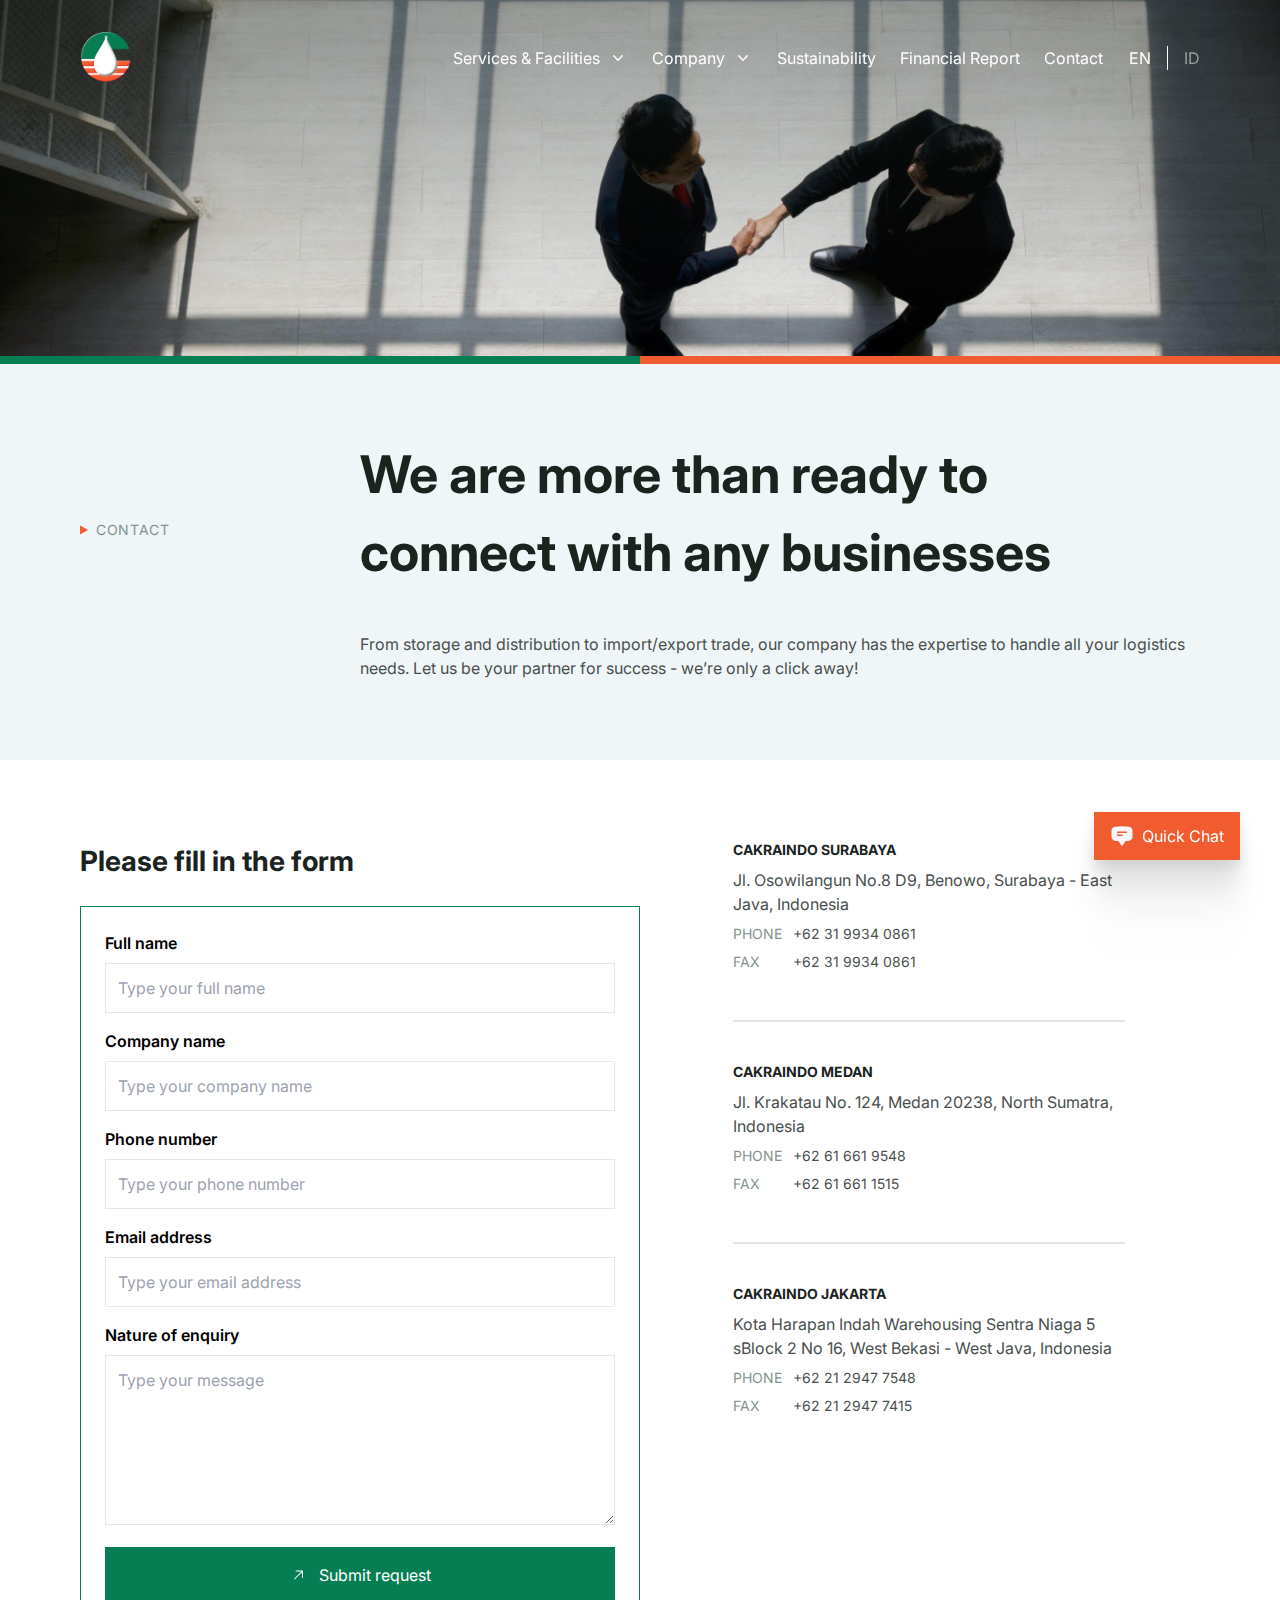
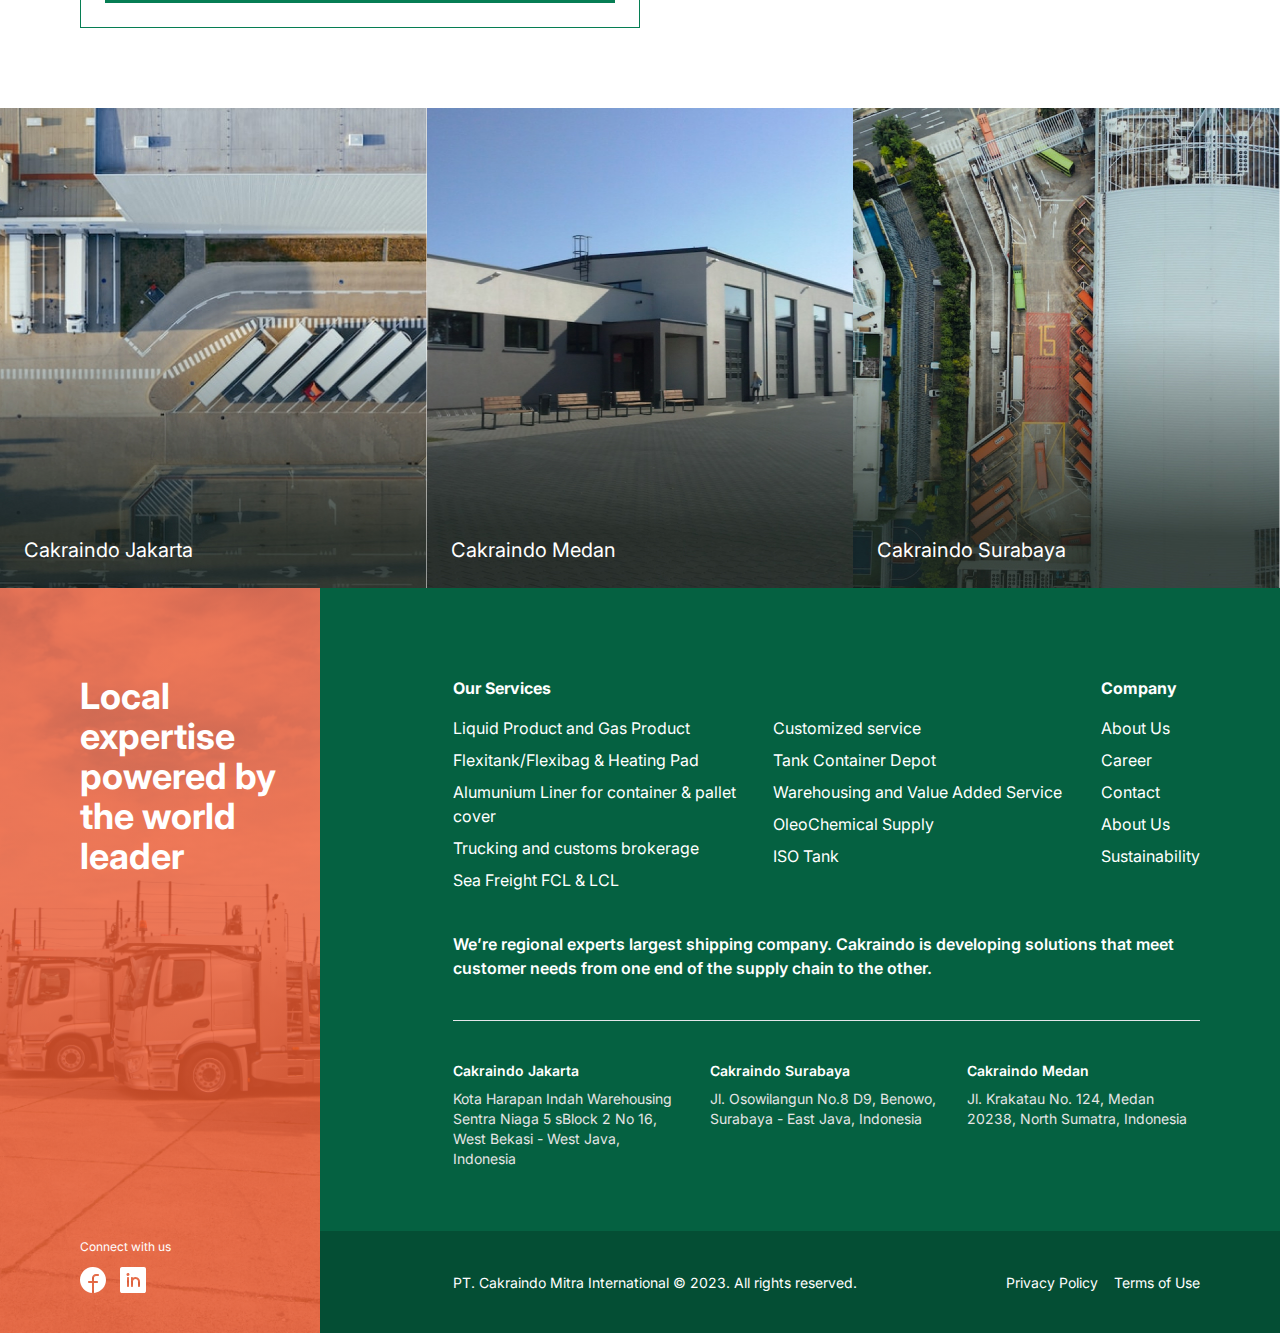
<file: contact.html>
<!doctype html>
<html class="font-inter">
<head>
  <meta charset="UTF-8">
  <meta name="viewport" content="width=device-width, initial-scale=1.0">
  <title>Cakraindo</title>
  <link rel="preconnect" href="https://fonts.googleapis.com">
  <link rel="preconnect" href="https://fonts.gstatic.com" crossorigin>
  <link href="https://fonts.googleapis.com/css2?family=Inter:wght@400;500;600;700&display=swap" rel="stylesheet">
  <link href="styles/main.css" rel="stylesheet">
  <link href="styles/custom.css" rel="stylesheet">
</head>
<body class="">
  <header class="header pt-8 pb-8 w-full fixed z-[999]">
    <div class="container mx-auto">
      <div class="flex w-full justify-between items-center">
        <a href="index.html" class="header-logo w-1/3">
          <img src="images/cakraindo-logo.svg" alt="logo" class="h-[52px]">
        </a>
        <div class="header-right flex flex-1 align-middle justify-between w-2/3">
          <nav class="nav flex items-center gap-6 justify-content-center text-white">
            <div class="has-sub flex items-center justify-between gap-2">
              <a class="nav-link active" href="#">Services & Facilities</a>
              <svg class="h-5 w-5 flex-none" viewBox="0 0 20 20" fill="currentColor" aria-hidden="true">
                <path fill-rule="evenodd" d="M5.23 7.21a.75.75 0 011.06.02L10 11.168l3.71-3.938a.75.75 0 111.08 1.04l-4.25 4.5a.75.75 0 01-1.08 0l-4.25-4.5a.75.75 0 01.02-1.06z" clip-rule="evenodd" />
              </svg>
              <div class="mega-submenu flex w-full fixed left-0 top-[117px] bg-white min-h-[23rem]">
                <div class="container mx-auto flex items-center">
                  <div class="w-1/3 pr-20 py-10 bg-[#F9FBFA] h-full border-r-2 border-#E5E5E5">
                    <h2 class="text-4xl font-bold mb-6 text-dark900">Services & <br>Facilities</h2>
                    <p class="text-dark700">We specialize in providing one-stop service for sea and land transportation of dangerous goods and general cargo in domestic and international market.</p>

                  </div>
                  <div class="nav-sub w-2/3 pl-20 pr-5 py-10 h-full columns-2">
                    <a href="single-service.html" class="sub-item font-medium pr-8 mb-6 text-dark700 hover:text-green500">Liquid Product and Gas product </a>
                    <a href="single-service.html" class="sub-item font-medium pr-8 mb-6 text-dark700 hover:text-green500">Flexitank/ Flexibag & Heating Pad</a>
                    <a href="single-service.html" class="sub-item font-medium pr-8 mb-6 text-dark700 hover:text-green500">Aluminium Liner for container & pallet cover</a>
                    <a href="single-service.html" class="sub-item font-medium pr-8 mb-6 text-dark700 hover:text-green500">Trucking and customs brokerage</a>
                    <a href="single-service.html" class="sub-item font-medium pr-8 mb-6 text-dark700 hover:text-green500">Sea Freight FCL & LCL</a>
                    <a href="single-service.html" class="sub-item font-medium pr-8 mb-6 text-dark700 hover:text-green500">Interisland transport</a>
                    <a href="single-service.html" class="sub-item font-medium pr-8 mb-6 text-dark700 hover:text-green500">Customized service</a>
                    <a href="single-service.html" class="sub-item font-medium pr-8 mb-6 text-dark700 hover:text-green500">Tank Container Depot</a>
                    <a href="single-service.html" class="sub-item font-medium pr-8 mb-6 text-dark700 hover:text-green500">Warehousing and Value Added Service</a>
                    <a href="single-service.html" class="sub-item font-medium pr-8 mb-6 text-dark700 hover:text-green500">OleoChemical Supply</a>
                    <a href="single-service.html" class="sub-item font-medium pr-8 mb-6 text-dark700 hover:text-green500">ISO Tank</a>
                  </div>
                </div>

              </div>
            </div>
            <div class="has-sub flex items-center justify-between gap-2">
              <a class="nav-link" href="#">Company</a>
              <svg class="h-5 w-5 flex-none" viewBox="0 0 20 20" fill="currentColor" aria-hidden="true">
                <path fill-rule="evenodd" d="M5.23 7.21a.75.75 0 011.06.02L10 11.168l3.71-3.938a.75.75 0 111.08 1.04l-4.25 4.5a.75.75 0 01-1.08 0l-4.25-4.5a.75.75 0 01.02-1.06z" clip-rule="evenodd" />
              </svg>
              <div class="mega-submenu flex w-full fixed left-0 top-[117px] bg-white min-h-[23rem]">
                <div class="container mx-auto flex items-center">
                  <div class="w-1/3 pr-20 py-10 bg-[#F9FBFA] h-full border-r-2 border-#E5E5E5">
                    <h2 class="text-4xl font-bold mb-6 text-dark900">Company</h2>
                    <p class="text-dark700">PT Cakraindo Mitra International is a leading chemical supply chain service provider in Indonesia. </p>
                  </div>
                  <div class="nav-sub w-2/3 pl-20 pr-5 py-10 h-full columns-2">
                    <div class="">
                      <a href="about.html" class="block mb-2 sub-item text-xl text-dark700 font-medium hover:text-green500">About Us</a>
                      <p class="text-dark400">We focused on liquid chemical, gas, fuel, food product specialised in safe bulk movement.</p>
                    </div>
                    <div class="">
                      <a href="careers.html" class="block mb-2 sub-item text-xl text-dark700 font-medium hover:text-green500">Career</a>
                      <p class="text-dark400">We focused on liquid chemical, gas, fuel, food product specialised in safe bulk movement.</p>
                    </div>
                  </div>
                </div>

              </div>
            </div>
            <a class="nav-link disabled" href="sustainability.html">Sustainability</a>
            <a class="nav-link disabled" href="financial-report.html">Financial Report</a>
            <a class="nav-link disabled" href="contact.html">Contact</a>
          </nav>
          <div class="header-lang flex justify-center align-middle text-white">
            <a href="#" class="selected">EN</a>
            <i class="block h-[1.5rem] w-[1px] mx-4 bg-white"></i>
            <a href="#" class="text-white opacity-50">ID</a>
          </div>
        </div>
      </div>

      <div class="burger xl:hidden cursor-pointer">
        <span class="block w-[27px] h-[2px] bg-red-500 mb-2 bg-green700"></span>
        <span class="block w-[27px] h-[2px] bg-red-500 mb-2 bg-green700"></span>
      </div>

    </div>
  </header>
  <main class="">
    <section class="masthad-small relative">
      <img class="w-full" src="images/img-masthead-contact.jpg" alt="img">
      <div class="aksen w-full absolute flex z-10">
        <div class="w-1/2 h-2 bg-green500"></div>
        <div class="w-1/2 h-2 bg-orange"></div>
      </div>
    </section>
    <section class="py-20 bg-[#F0F6F8]">
      <div class="container mx-auto flex items-center">
        <div class="w-3/12">
          <div class="subtitle flex items-center gap-2 mb-2">
            <svg xmlns="http://www.w3.org/2000/svg" width="8" height="10" viewBox="0 0 8 10" fill="none">
              <path d="M8 5L-3.93402e-07 9.5L0 0.5L8 5Z" fill="#F15B30"/>
            </svg>
            <span class="text-dark400 tracking-wider text-sm">CONTACT</span>
          </div>
        </div>
        <div class="w-9/12'">
          <h1 class="text-[52px] font-bold text-dark900 mb-10">We are more than ready to <br>connect with any businesses</h1>

        </div>
      </div>
      <div class="container mx-auto flex">
        <div class="w-3/12"></div>
        <div class="w-9/12">
          <p class="text-dark700">From storage and distribution to import/export trade, our company has the expertise to handle all your logistics needs. Let us be your partner for success - we’re only a click away!</p>
        </div>
      </div>
    </section>

    <section class="py-20 bg-white contact-form">
      <div class="container mx-auto flex justify-between">
        <div class="w-6/12">
          <h3 class="text-[28px] font-bold text-dark900 mb-6">Please fill in the form</h3>
          <form action="" class="p-6 bg-white border border-green500">
            <div class="form-control mb-4">
              <label class="block font-semibold mb-2" for="">Full name</label>
              <input class="p-3 bg-white border border-dark100 w-full" type="text" placeholder="Type your full name">
            </div>
            <div class="form-control mb-4">
              <label class="block font-semibold mb-2" for="">Company name</label>
              <input class="p-3 bg-white border border-dark100 w-full" type="text" placeholder="Type your company name">
            </div>
            <div class="form-control mb-4">
              <label class="block font-semibold mb-2" for="">Phone number</label>
              <input class="p-3 bg-white border border-dark100 w-full" type="text" placeholder="Type your phone number">
            </div>
            <div class="form-control mb-4">
              <label class="block font-semibold mb-2" for="">Email address</label>
              <input class="p-3 bg-white border border-dark100 w-full" type="email" placeholder="Type your email address">
            </div>
            <div class="form-control mb-4">
              <label class="block font-semibold mb-2" for="">Nature of enquiry</label>
              <textarea class="p-3 bg-white border border-dark100 w-full" name="" id="" cols="30" rows="6" placeholder="Type your message"></textarea>
            </div>
            <button type="submit" class="p-4 bg-green500 text-white block w-full text-center group">
              <span class="max-w-max flex items-center mx-auto gap-3"> <svg class="transition-all group-hover:rotate-45" xmlns="http://www.w3.org/2000/svg" width="17" height="16" viewBox="0 0 17 16" fill="none">
<path d="M13 4V10.5C13 10.6326 12.9474 10.7598 12.8536 10.8536C12.7598 10.9473 12.6326 11 12.5 11C12.3674 11 12.2402 10.9473 12.1465 10.8536C12.0527 10.7598 12 10.6326 12 10.5V5.20687L4.85378 12.3538C4.75996 12.4476 4.63272 12.5003 4.50003 12.5003C4.36735 12.5003 4.2401 12.4476 4.14628 12.3538C4.05246 12.2599 3.99976 12.1327 3.99976 12C3.99976 11.8673 4.05246 11.7401 4.14628 11.6462L11.2932 4.5H6.00003C5.86743 4.5 5.74025 4.44732 5.64648 4.35355C5.55271 4.25979 5.50003 4.13261 5.50003 4C5.50003 3.86739 5.55271 3.74021 5.64648 3.64645C5.74025 3.55268 5.86743 3.5 6.00003 3.5H12.5C12.6326 3.5 12.7598 3.55268 12.8536 3.64645C12.9474 3.74021 13 3.86739 13 4Z" fill="white"/>
</svg> Submit request</span>
            </button>
          </form>
        </div>
        <div class="w-5/12">
          <div class="address-list max-w-[24.5rem]">
            <div class="branch-item border-b-2 border-dark100 pb-10  mb-10">
              <b class="text-sm block mb-2 text-dark900 uppercase">Cakraindo surabaya</b>
              <address class="text-dark700 not-italic mb-2">Jl. Osowilangun No.8 D9, Benowo,
                Surabaya - East Java, Indonesia</address>
              <ul>
                <li class="flex gap-2 mb-2">
                  <span class="text-dark400 text-sm min-w-[52px]">PHONE</span>
                  <a href="tel:+62 31 9934 0861" class="text-dark700 text-sm"> +62 31 9934 0861</a>
                </li>
                <li class="flex gap-2 mb-2">
                  <span class="text-dark400 text-sm min-w-[52px]">FAX</span>
                  <span class="text-dark700 text-sm">+62 31 9934 0861</span>
                </li>
              </ul>
            </div>
            <div class="branch-item border-b-2 border-dark100 pb-10  mb-10">
              <b class="text-sm block mb-2 text-dark900 uppercase">Cakraindo medan</b>
              <address class="text-dark700 not-italic mb-2">Jl. Krakatau No. 124, Medan 20238,
                North Sumatra, Indonesia</address>
              <ul>
                <li class="flex gap-2 mb-2">
                  <span class="text-dark400 text-sm min-w-[52px]">PHONE</span>
                  <a href="tel:+62 61 661 9548" class="text-dark700 text-sm"> +62 61 661 9548</a>
                </li>
                <li class="flex gap-2 mb-2">
                  <span class="text-dark400 text-sm min-w-[52px]">FAX</span>
                  <span class="text-dark700 text-sm">+62 61 661 1515</span>
                </li>
              </ul>
            </div>
            <div class="branch-item pb-10  mb-10">
              <b class="text-sm block mb-2 text-dark900 uppercase">Cakraindo Jakarta</b>
              <address class="text-dark700 not-italic mb-2">Kota Harapan Indah Warehousing Sentra Niaga 5 sBlock 2 No 16, West Bekasi - West Java, Indonesia</address>
              <ul>
                <li class="flex gap-2 mb-2">
                  <span class="text-dark400 text-sm min-w-[52px]">PHONE</span>
                  <a href="tel:+62 21 2947 7548" class="text-dark700 text-sm"> +62 21 2947 7548</a>
                </li>
                <li class="flex gap-2 mb-2">
                  <span class="text-dark400 text-sm min-w-[52px]">FAX</span>
                  <span class="text-dark700 text-sm">+62 21 2947 7415</span>
                </li>
              </ul>
            </div>
          </div>
        </div>
      </div>
    </section>

    <section class="branc-photo grid grid-cols-3">
      <div class="photo h-[30rem] p-6 flex flex-col justify-end" style="background-image: url(images/branch-photo-1.jpg);background-repeat: no-repeat; background-size: cover; background-position: center; border-right: 1px solid rgba(255, 255, 255, 0.5);">
        <div class="name text-xl text-white">Cakraindo Jakarta</div>
      </div>
      <div class="photo h-[30rem] p-6 flex flex-col justify-end" style="background-image: url(images/branch-photo-2.jpg);background-repeat: no-repeat; background-size: cover; background-position: center;">
        <div class="name text-xl text-white">Cakraindo Medan</div>
      </div>
      <div class="photo h-[30rem] p-6 flex flex-col justify-end" style="background-image: url(images/branch-photo-3.jpg);background-repeat: no-repeat; background-size: cover; background-position: center; border-right: 1px solid rgba(255, 255, 255, 0.5);">
        <div class="name text-xl text-white">Cakraindo Surabaya</div>
      </div>
    </section>

  </main>


  <div class="chatbox fixed right-10 bottom-10 z-20">
    <div class="btn-chat bg-orange text-white flex gap-2 items-center justify-center px-4 py-3 hover:cursor-pointer" style=" box-shadow: 0px 92px 37px rgba(0, 0, 0, 0.01), 0px 52px 31px rgba(0, 0, 0, 0.05), 0px 23px 23px rgba(0, 0, 0, 0.09), 0px 6px 13px rgba(0, 0, 0, 0.1), 0px 0px 0px rgba(0, 0, 0, 0.1)">
      <svg xmlns="http://www.w3.org/2000/svg" width="24" height="24" viewBox="0 0 24 24" fill="none">
        <path fill-rule="evenodd" clip-rule="evenodd" d="M4.848 2.771C7.21613 2.4234 9.60649 2.24927 12 2.25C14.43 2.25 16.817 2.428 19.152 2.77C21.13 3.062 22.5 4.794 22.5 6.74V12.76C22.5 14.706 21.13 16.438 19.152 16.73C17.9983 16.8991 16.8389 17.0268 15.676 17.113C15.6168 17.1169 15.5593 17.1342 15.5079 17.1637C15.4564 17.1931 15.4123 17.234 15.379 17.283L12.624 21.416C12.5555 21.5187 12.4627 21.6029 12.3539 21.6612C12.245 21.7194 12.1235 21.7499 12 21.7499C11.8765 21.7499 11.755 21.7194 11.6461 21.6612C11.5373 21.6029 11.4445 21.5187 11.376 21.416L8.621 17.283C8.58768 17.234 8.54361 17.1931 8.49214 17.1637C8.44068 17.1342 8.38317 17.1169 8.324 17.113C7.16113 17.0265 6.00172 16.8984 4.848 16.729C2.87 16.439 1.5 14.705 1.5 12.759V6.741C1.5 4.795 2.87 3.061 4.848 2.771ZM6.75 8.25C6.75 8.05109 6.82902 7.86032 6.96967 7.71967C7.11032 7.57902 7.30109 7.5 7.5 7.5H16.5C16.6989 7.5 16.8897 7.57902 17.0303 7.71967C17.171 7.86032 17.25 8.05109 17.25 8.25C17.25 8.44891 17.171 8.63968 17.0303 8.78033C16.8897 8.92098 16.6989 9 16.5 9H7.5C7.30109 9 7.11032 8.92098 6.96967 8.78033C6.82902 8.63968 6.75 8.44891 6.75 8.25ZM7.5 10.5C7.30109 10.5 7.11032 10.579 6.96967 10.7197C6.82902 10.8603 6.75 11.0511 6.75 11.25C6.75 11.4489 6.82902 11.6397 6.96967 11.7803C7.11032 11.921 7.30109 12 7.5 12H12C12.1989 12 12.3897 11.921 12.5303 11.7803C12.671 11.6397 12.75 11.4489 12.75 11.25C12.75 11.0511 12.671 10.8603 12.5303 10.7197C12.3897 10.579 12.1989 10.5 12 10.5H7.5Z" fill="#F7F7F7"/>
        </svg>
      <span>Quick Chat</span>
    </div>
    <div class="windowchat1 bg-white p-4 w-[15.625rem] fixed right-10 bottom-[8.5rem] text-sm" style="box-shadow: 0px 128px 51px rgba(0, 0, 0, 0.01);">
      <p class="text-dark700 mb-4"><b class="text-dark900">Welcome to Cakraindo!</b> Is there anything we can help you with?</p>

      <a href="#" class="font-sm p-3 bg-green500 text-white w-full flex justify-between items-center mb-3">
        <span>Services Ordering</span>
        <svg xmlns="http://www.w3.org/2000/svg" width="12" height="14" viewBox="0 0 12 14" fill="none">
          <path d="M11.3538 4.14625L7.85375 0.64625C7.80728 0.599833 7.75212 0.563026 7.69143 0.537932C7.63073 0.512838 7.56568 0.499949 7.5 0.5H1.5C1.23478 0.5 0.98043 0.605357 0.792893 0.792893C0.605357 0.98043 0.5 1.23478 0.5 1.5V12.5C0.5 12.7652 0.605357 13.0196 0.792893 13.2071C0.98043 13.3946 1.23478 13.5 1.5 13.5H10.5C10.7652 13.5 11.0196 13.3946 11.2071 13.2071C11.3946 13.0196 11.5 12.7652 11.5 12.5V4.5C11.5001 4.43432 11.4872 4.36927 11.4621 4.30858C11.437 4.24788 11.4002 4.19272 11.3538 4.14625ZM8 10H4C3.86739 10 3.74021 9.94732 3.64645 9.85355C3.55268 9.75979 3.5 9.63261 3.5 9.5C3.5 9.36739 3.55268 9.24021 3.64645 9.14645C3.74021 9.05268 3.86739 9 4 9H8C8.13261 9 8.25979 9.05268 8.35355 9.14645C8.44732 9.24021 8.5 9.36739 8.5 9.5C8.5 9.63261 8.44732 9.75979 8.35355 9.85355C8.25979 9.94732 8.13261 10 8 10ZM8 8H4C3.86739 8 3.74021 7.94732 3.64645 7.85355C3.55268 7.75979 3.5 7.63261 3.5 7.5C3.5 7.36739 3.55268 7.24021 3.64645 7.14645C3.74021 7.05268 3.86739 7 4 7H8C8.13261 7 8.25979 7.05268 8.35355 7.14645C8.44732 7.24021 8.5 7.36739 8.5 7.5C8.5 7.63261 8.44732 7.75979 8.35355 7.85355C8.25979 7.94732 8.13261 8 8 8ZM7.5 4.5V1.75L10.25 4.5H7.5Z" fill="white"/>
          </svg>
      </a>
      <a href="#" class="font-sm p-3 bg-green500 text-white w-full flex justify-between items-center">
        <span>Ask General Information</span>
        <svg xmlns="http://www.w3.org/2000/svg" width="16" height="16" viewBox="0 0 16 16" fill="none">
          <path d="M8 1.5C6.71442 1.5 5.45772 1.88122 4.3888 2.59545C3.31988 3.30968 2.48676 4.32484 1.99479 5.51256C1.50282 6.70028 1.37409 8.00721 1.6249 9.26809C1.8757 10.529 2.49477 11.6872 3.40381 12.5962C4.31285 13.5052 5.47104 14.1243 6.73192 14.3751C7.99279 14.6259 9.29973 14.4972 10.4874 14.0052C11.6752 13.5132 12.6903 12.6801 13.4046 11.6112C14.1188 10.5423 14.5 9.28558 14.5 8C14.4982 6.27665 13.8128 4.62441 12.5942 3.40582C11.3756 2.18722 9.72335 1.50182 8 1.5ZM8 12C7.85167 12 7.70666 11.956 7.58333 11.8736C7.45999 11.7912 7.36386 11.6741 7.30709 11.537C7.25033 11.4 7.23548 11.2492 7.26441 11.1037C7.29335 10.9582 7.36478 10.8246 7.46967 10.7197C7.57456 10.6148 7.7082 10.5434 7.85368 10.5144C7.99917 10.4855 8.14997 10.5003 8.28701 10.5571C8.42406 10.6139 8.54119 10.71 8.6236 10.8333C8.70602 10.9567 8.75 11.1017 8.75 11.25C8.75 11.4489 8.67098 11.6397 8.53033 11.7803C8.38968 11.921 8.19892 12 8 12ZM8.5 8.955V9C8.5 9.13261 8.44732 9.25979 8.35356 9.35355C8.25979 9.44732 8.13261 9.5 8 9.5C7.86739 9.5 7.74022 9.44732 7.64645 9.35355C7.55268 9.25979 7.5 9.13261 7.5 9V8.5C7.5 8.36739 7.55268 8.24021 7.64645 8.14645C7.74022 8.05268 7.86739 8 8 8C8.82688 8 9.5 7.4375 9.5 6.75C9.5 6.0625 8.82688 5.5 8 5.5C7.17313 5.5 6.5 6.0625 6.5 6.75V7C6.5 7.13261 6.44732 7.25979 6.35356 7.35355C6.25979 7.44732 6.13261 7.5 6 7.5C5.86739 7.5 5.74022 7.44732 5.64645 7.35355C5.55268 7.25979 5.5 7.13261 5.5 7V6.75C5.5 5.50938 6.62125 4.5 8 4.5C9.37875 4.5 10.5 5.50938 10.5 6.75C10.5 7.83625 9.64 8.74563 8.5 8.955Z" fill="white"/>
          </svg>
      </a>
    </div>
    <div class="windowchat2 bg-white p-4 w-[15.625rem] fixed right-10 bottom-[8.5rem] text-sm" style="box-shadow: 0px 128px 51px rgba(0, 0, 0, 0.01);">
      <a href="#" class="back inline-block text-xs text-green500 border-b-[1px] border-transparent font-medium pl-5 group relative hover:border-green500 mb-4">
        <svg class="absolute top-[2px] left-0 transition-all group-hover:-rotate-45" xmlns="http://www.w3.org/2000/svg" width="10" height="10" viewBox="0 0 10 10" fill="none">
          <path d="M3.49972 4V10.5C3.49972 10.6326 3.5524 10.7598 3.64617 10.8536C3.73994 10.9473 3.86711 11 3.99972 11C4.13233 11 4.25951 10.9473 4.35328 10.8536C4.44704 10.7598 4.49972 10.6326 4.49972 10.5V5.20687L11.646 12.3538C11.7398 12.4476 11.867 12.5003 11.9997 12.5003C12.1324 12.5003 12.2597 12.4476 12.3535 12.3538C12.4473 12.2599 12.5 12.1327 12.5 12C12.5 11.8673 12.4473 11.7401 12.3535 11.6462L5.2066 4.5H10.4997C10.6323 4.5 10.7595 4.44732 10.8533 4.35355C10.947 4.25979 10.9997 4.13261 10.9997 4C10.9997 3.86739 10.947 3.74021 10.8533 3.64645C10.7595 3.55268 10.6323 3.5 10.4997 3.5H3.99972C3.86711 3.5 3.73994 3.55268 3.64617 3.64645C3.5524 3.74021 3.49972 3.86739 3.49972 4Z" fill="#067E54"/>
          </svg>
        <span>Back</span>
      </a>
      <p class="text-sm text-dark700 mb-4">Please select service category below</p>
      <div class="box-service-cat">
        <b class="text-xs text-dark900">Service category:</b>
        <ul class="text-sm text-dark700">
          <li><a href="#">Liquid Product and Gas product</a></li>
          <li><a href="#">Flexitank/ Flexibag & Heating Pad</a></li>
          <li><a href="#">Aluminium Liner for container & pallet cover</a></li>
          <li><a href="#">Trucking and customs brokerage</a></li>
          <li><a href="#">Sea Freight FCL & LCL</a></li>
          <li><a href="#">Interisland transport</a></li>
          <li><a href="#">Customized service</a></li>
        </ul>
      </div>
    </div>
  </div>
  <footer class="relative">
    <div class="footer-bg flex absolute left-0 top-0 w-full h-full">
      <div class="bg-left w-3/12" style="background-image: url(images/group-trucks-parked-line-truck-stop.jpg);background-repeat: no-repeat;background-size: cover;"></div>
      <div class="bg-right w-9/12 bg-green700"></div>
    </div>
    <div class="container mx-auto flex justify-between relative z-10 pt-[88px] h-full">
      <div class="fc-left w-3/12 flex flex-col justify-between pb-10">
        <h3 class="text-4xl font-bold text-white max-w-[248px]">Local expertise powered by the world leader</h3>
        <div class="conenctwus mt-auto">
          <span class="block text-white text-xs mb-3">Connect with us</span>
          <div class="socmedwrap flex items-center gap-[14px]">
            <a href="#" target="_blank" class="block w-[26px] h-[26px]">
              <svg xmlns="http://www.w3.org/2000/svg" width="26" height="26" viewBox="0 0 26 26" fill="none">
                <path d="M25.9999 13C25.9959 16.1772 24.8301 19.2433 22.7223 21.6208C20.6145 23.9982 17.7101 25.5228 14.5562 25.9075C14.486 25.9154 14.4149 25.9084 14.3475 25.8869C14.2802 25.8653 14.2182 25.8297 14.1657 25.7825C14.1131 25.7353 14.0712 25.6774 14.0426 25.6128C14.014 25.5481 13.9995 25.4781 13.9999 25.4075V16H16.9999C17.137 16.0003 17.2727 15.9724 17.3986 15.918C17.5244 15.8637 17.6378 15.784 17.7315 15.6841C17.8253 15.5841 17.8975 15.4659 17.9437 15.3368C17.9899 15.2077 18.009 15.0705 17.9999 14.9337C17.9779 14.6766 17.8592 14.4373 17.6679 14.2641C17.4766 14.0909 17.2268 13.9965 16.9687 14H13.9999V11C13.9999 10.4695 14.2107 9.96083 14.5857 9.58576C14.9608 9.21068 15.4695 8.99997 15.9999 8.99997H17.9999C18.137 9.00027 18.2727 8.97238 18.3986 8.91804C18.5244 8.86369 18.6378 8.78405 18.7315 8.68405C18.8253 8.58406 18.8975 8.46586 18.9437 8.33678C18.9899 8.2077 19.009 8.07051 18.9999 7.93372C18.9778 7.67614 18.8588 7.43653 18.667 7.26323C18.4751 7.08994 18.2247 6.99586 17.9662 6.99997H15.9999C14.9391 6.99997 13.9217 7.4214 13.1715 8.17154C12.4214 8.92169 11.9999 9.9391 11.9999 11V14H8.99994C8.86286 13.9997 8.72717 14.0276 8.60132 14.0819C8.47546 14.1362 8.36212 14.2159 8.26834 14.3159C8.17456 14.4159 8.10234 14.5341 8.05617 14.6632C8.01 14.7922 7.99086 14.9294 7.99994 15.0662C8.02206 15.3238 8.14105 15.5634 8.3329 15.7367C8.52476 15.91 8.77519 16.0041 9.03369 16H11.9999V25.41C12.0004 25.4805 11.9859 25.5504 11.9574 25.6149C11.9289 25.6795 11.887 25.7373 11.8346 25.7845C11.7822 25.8317 11.7204 25.8673 11.6532 25.8889C11.5861 25.9106 11.5151 25.9177 11.4449 25.91C8.20664 25.5156 5.2344 23.9198 3.11654 21.4386C0.998674 18.9573 -0.110452 15.7713 0.00869322 12.5112C0.258693 5.76122 5.72619 0.273718 12.4812 0.0112183C14.2301 -0.0565241 15.9746 0.229157 17.6105 0.851174C19.2464 1.47319 20.7401 2.41877 22.0021 3.63134C23.2642 4.84391 24.2687 6.29857 24.9556 7.90831C25.6425 9.51805 25.9977 11.2498 25.9999 13Z" fill="white"/>
                </svg>
            </a>
            <a href="#" target="_blank" class="block w-[26px] h-[26px]">
              <svg xmlns="http://www.w3.org/2000/svg" width="26" height="26" viewBox="0 0 26 26" fill="none">
                <path d="M24 0H2C1.46957 0 0.960859 0.210714 0.585786 0.585786C0.210714 0.960859 0 1.46957 0 2V24C0 24.5304 0.210714 25.0391 0.585786 25.4142C0.960859 25.7893 1.46957 26 2 26H24C24.5304 26 25.0391 25.7893 25.4142 25.4142C25.7893 25.0391 26 24.5304 26 24V2C26 1.46957 25.7893 0.960859 25.4142 0.585786C25.0391 0.210714 24.5304 0 24 0ZM9 19C9 19.2652 8.89464 19.5196 8.70711 19.7071C8.51957 19.8946 8.26522 20 8 20C7.73478 20 7.48043 19.8946 7.29289 19.7071C7.10536 19.5196 7 19.2652 7 19V11C7 10.7348 7.10536 10.4804 7.29289 10.2929C7.48043 10.1054 7.73478 10 8 10C8.26522 10 8.51957 10.1054 8.70711 10.2929C8.89464 10.4804 9 10.7348 9 11V19ZM8 9C7.70333 9 7.41332 8.91203 7.16665 8.7472C6.91997 8.58238 6.72771 8.34811 6.61418 8.07403C6.50065 7.79994 6.47094 7.49834 6.52882 7.20736C6.5867 6.91639 6.72956 6.64912 6.93934 6.43934C7.14912 6.22956 7.41639 6.0867 7.70736 6.02882C7.99834 5.97094 8.29994 6.00065 8.57403 6.11418C8.84811 6.22771 9.08238 6.41997 9.2472 6.66665C9.41203 6.91332 9.5 7.20333 9.5 7.5C9.5 7.89782 9.34196 8.27936 9.06066 8.56066C8.77936 8.84196 8.39782 9 8 9ZM20 19C20 19.2652 19.8946 19.5196 19.7071 19.7071C19.5196 19.8946 19.2652 20 19 20C18.7348 20 18.4804 19.8946 18.2929 19.7071C18.1054 19.5196 18 19.2652 18 19V14.5C18 13.837 17.7366 13.2011 17.2678 12.7322C16.7989 12.2634 16.163 12 15.5 12C14.837 12 14.2011 12.2634 13.7322 12.7322C13.2634 13.2011 13 13.837 13 14.5V19C13 19.2652 12.8946 19.5196 12.7071 19.7071C12.5196 19.8946 12.2652 20 12 20C11.7348 20 11.4804 19.8946 11.2929 19.7071C11.1054 19.5196 11 19.2652 11 19V11C11.0012 10.7551 11.0923 10.5191 11.256 10.3369C11.4197 10.1546 11.6446 10.0388 11.888 10.0114C12.1314 9.98392 12.3764 10.0468 12.5765 10.188C12.7767 10.3292 12.918 10.539 12.9738 10.7775C13.6502 10.3186 14.4389 10.0526 15.2552 10.0081C16.0714 9.96368 16.8844 10.1424 17.6067 10.5251C18.329 10.9078 18.9335 11.48 19.3551 12.1803C19.7768 12.8806 19.9997 13.6825 20 14.5V19Z" fill="white"/>
                </svg>
            </a>
          </div>
        </div>
      </div>
      <div class="fc-right w-8/12">
        <div class="footer-nav flex justify-between gap-6 mb-10">
          <div class="nav-group">
            <b class="block mb-4 text-white">Our Services</b>
            <ul class="columns-2 text-white">
              <li class="mb-3"><a href="#">Liquid Product and Gas Product</a></li>
              <li class="mb-3"><a href="#">Flexitank/Flexibag & Heating Pad</a></li>
              <li class="mb-3"><a href="#">Alumunium Liner for container & pallet cover</a></li>
              <li class="mb-3"><a href="#">Trucking and customs brokerage</a></li>
              <li class="mb-3"><a href="#">Sea Freight FCL & LCL</a></li>
              <li class="mb-3"><a href="#">Customized service</a></li>
              <li class="mb-3"><a href="#">Tank Container Depot</a></li>
              <li class="mb-3"><a href="#">Warehousing and Value Added Service</a></li>
              <li class="mb-3"><a href="#">OleoChemical Supply</a></li>
              <li><a href="#">ISO Tank</a></li>
            </ul>
          </div>
          <div class="nav-group">
            <b class="block mb-4 text-white">Company</b>
            <ul class="text-white">
              <li class="mb-3"><a href="#">About Us</a></li>
              <li class="mb-3"><a href="#">Career</a></li>
              <li class="mb-3"><a href="#">Contact</a></li>
              <li class="mb-3"><a href="#">About Us</a></li>
              <li><a href="#">Sustainability</a></li>
            </ul>
          </div>
        </div>
        <div class="footer-note text-white font-semibold">
          <p>We’re regional experts largest shipping company. Cakraindo is developing solutions that meet customer needs from one end of the supply chain to the other.</p>
        </div>
        <hr class="my-10 bg-white">
        <div class="branch-address flex justify-between gap-6 mb-16">
          <div class="branch-item w-4/12">
            <b class="block mb-2 text-sm capitalize text-white font-semibold">Cakraindo Jakarta</b>
            <address class="text-dark100 text-sm not-italic">Kota Harapan Indah Warehousing Sentra Niaga 5 sBlock 2 No 16, West Bekasi - West Java, Indonesia</address>
          </div>
          <div class="branch-item w-4/12">
            <b class="block mb-2 text-sm capitalize text-white font-semibold">Cakraindo surabaya</b>
            <address class="text-dark100 text-sm not-italic">Jl. Osowilangun No.8 D9, Benowo,
              Surabaya - East Java, Indonesia</address>
          </div>
          <div class="branch-item w-4/12">
            <b class="block mb-2 text-sm capitalize text-white font-semibold">Cakraindo medan</b>
            <address class="text-dark100 text-sm not-italic">Jl. Krakatau No. 124, Medan 20238,
              North Sumatra, Indonesia</address>
          </div>
        </div>
        <div class="footer-bottom bg-[#044E34] flex justify-between py-10 text-sm">
          <div class="cpyright text-white">PT. Cakraindo Mitra International © 2023. All rights reserved.</div>
          <div class="pptou text-white flex gap-4">
            <a href="#">Privacy Policy</a>
            <a href="#">Terms of Use</a>
          </div>
        </div>
      </div>
    </div>
  </footer>

  <script src="plugins/jquery/jquery-3.4.1.min.js"></script>
  <script src="scripts/main.js"></script>
</body>

</html>
</file>
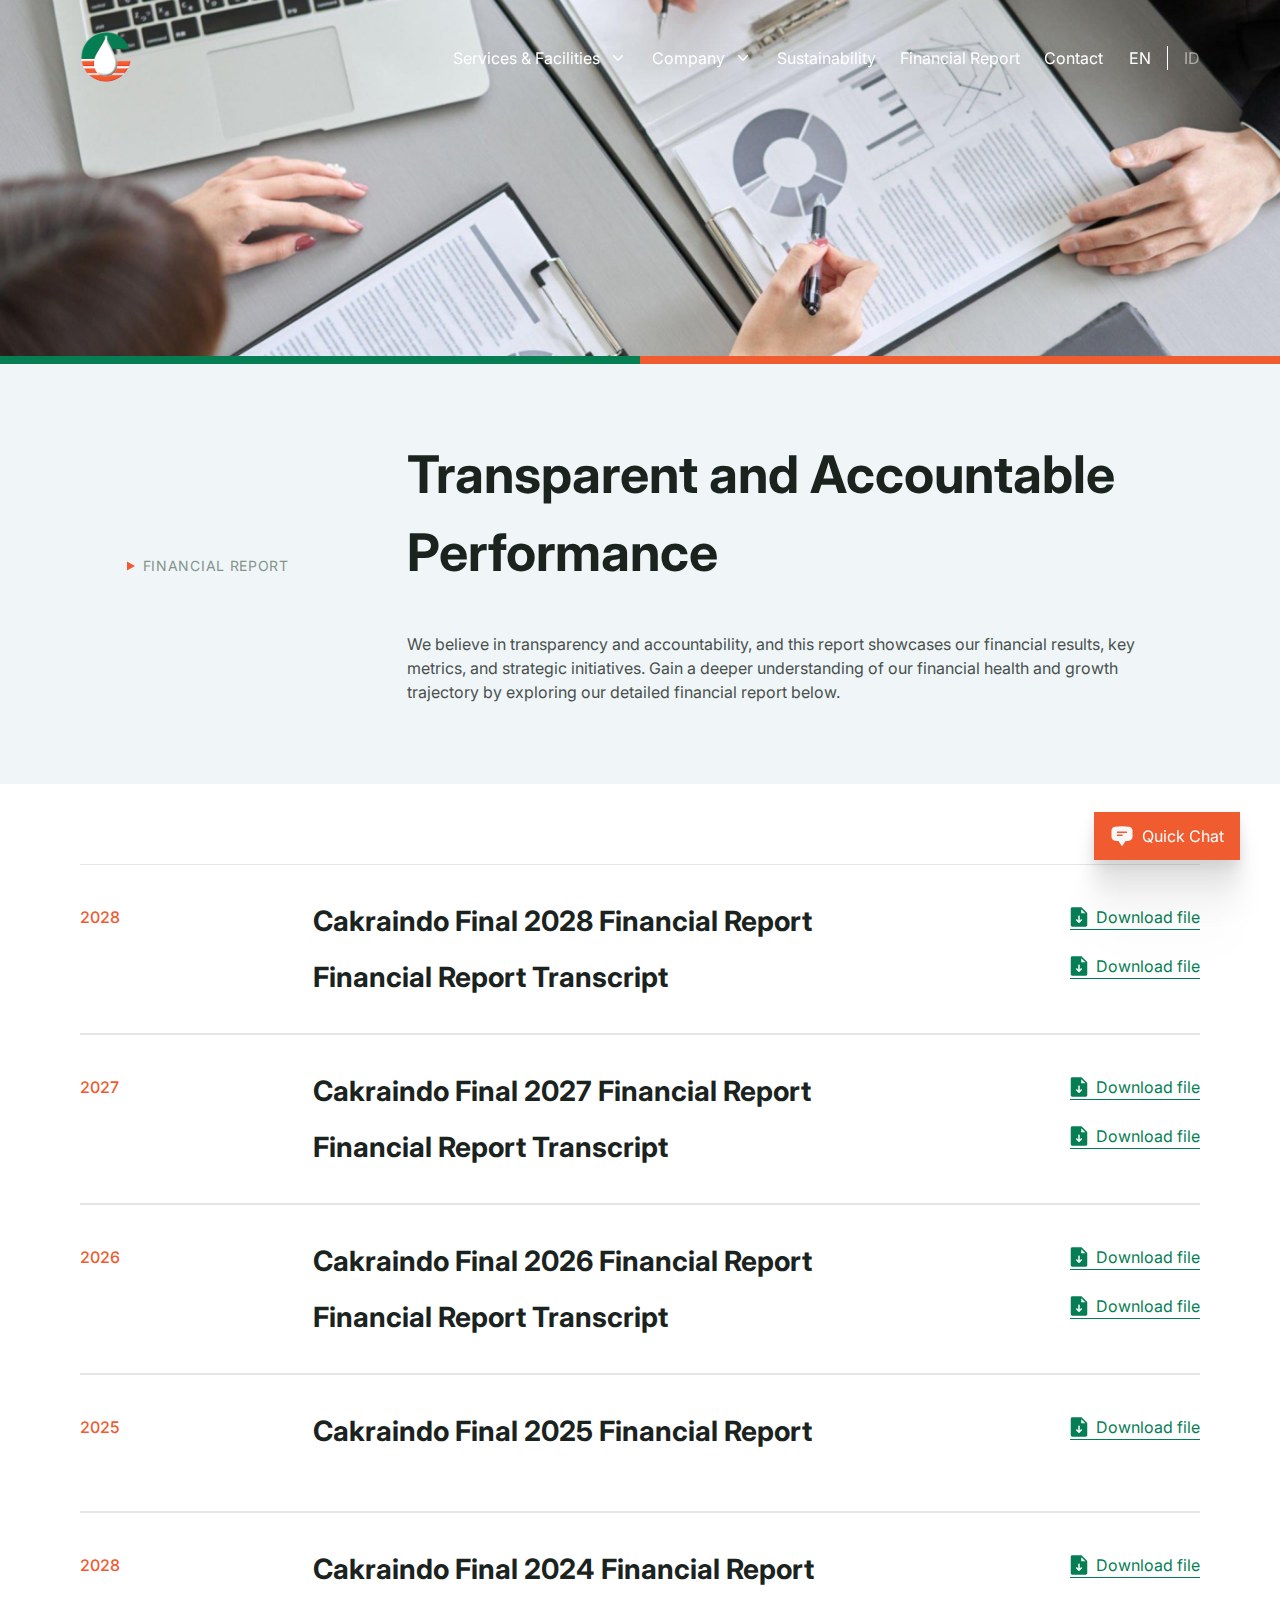
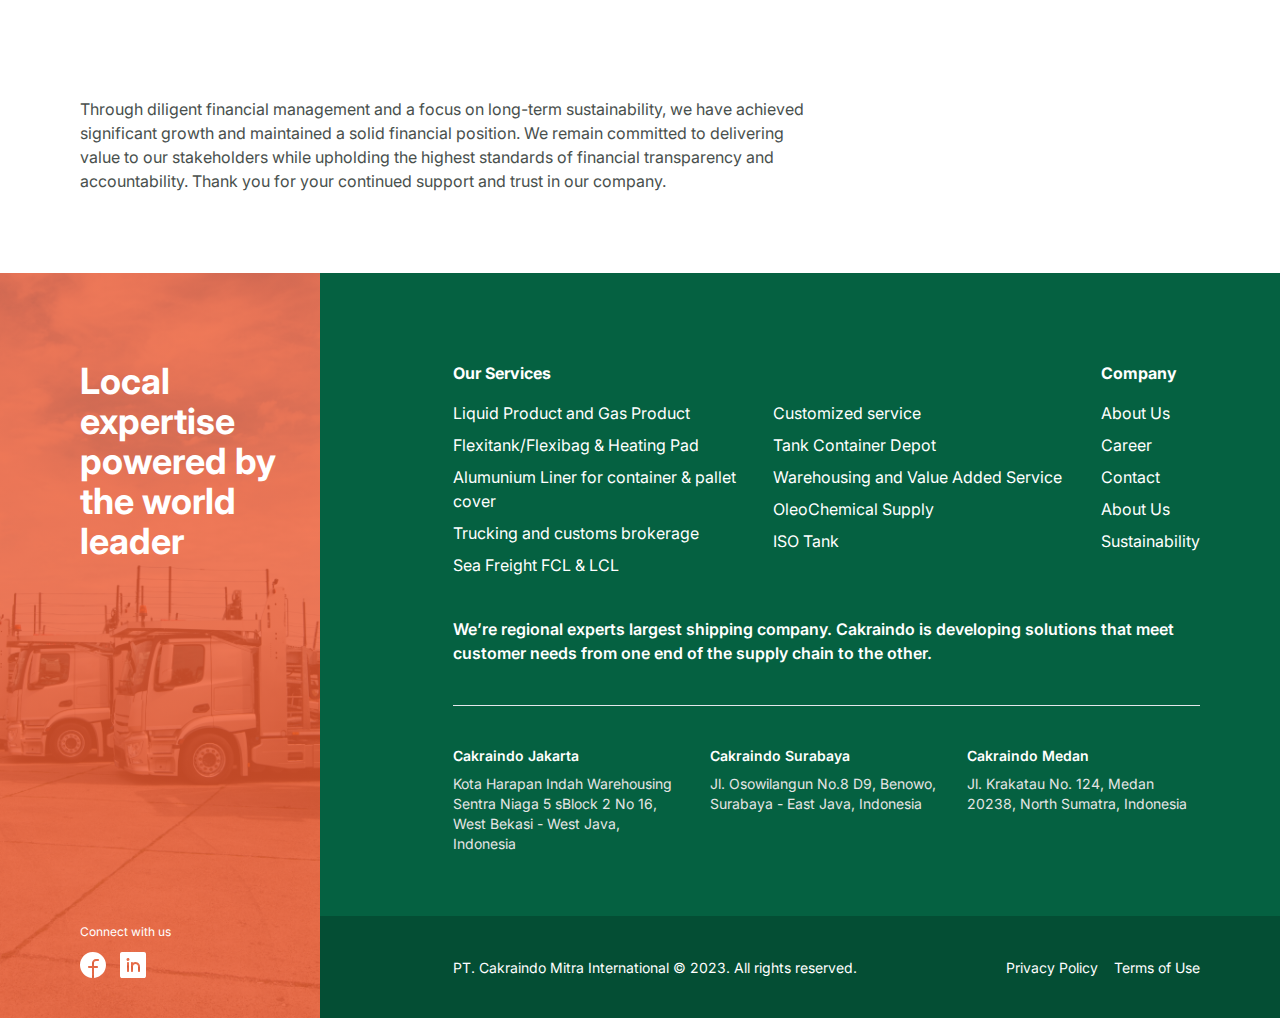
<file: financial-report.html>
<!doctype html>
<html class="font-inter">
<head>
  <meta charset="UTF-8">
  <meta name="viewport" content="width=device-width, initial-scale=1.0">
  <title>Cakraindo</title>
  <link rel="preconnect" href="https://fonts.googleapis.com">
  <link rel="preconnect" href="https://fonts.gstatic.com" crossorigin>
  <link href="https://fonts.googleapis.com/css2?family=Inter:wght@400;500;600;700&display=swap" rel="stylesheet">
  <link href="styles/main.css" rel="stylesheet">
  <link href="styles/custom.css" rel="stylesheet">
</head>
<body class="">
  <header class="header pt-8 pb-8 w-full fixed z-[999]">
    <div class="container mx-auto">
      <div class="flex w-full justify-between items-center">
        <a href="index.html" class="header-logo w-1/3">
          <img src="images/cakraindo-logo.svg" alt="logo" class="h-[52px]">
        </a>
        <div class="header-right flex flex-1 align-middle justify-between w-2/3">
          <nav class="nav flex items-center gap-6 justify-content-center text-white">
            <div class="has-sub flex items-center justify-between gap-2">
              <a class="nav-link active" href="#">Services & Facilities</a>
              <svg class="h-5 w-5 flex-none" viewBox="0 0 20 20" fill="currentColor" aria-hidden="true">
                <path fill-rule="evenodd" d="M5.23 7.21a.75.75 0 011.06.02L10 11.168l3.71-3.938a.75.75 0 111.08 1.04l-4.25 4.5a.75.75 0 01-1.08 0l-4.25-4.5a.75.75 0 01.02-1.06z" clip-rule="evenodd" />
              </svg>
              <div class="mega-submenu flex w-full fixed left-0 top-[117px] bg-white min-h-[23rem]">
                <div class="container mx-auto flex items-center">
                  <div class="w-1/3 pr-20 py-10 bg-[#F9FBFA] h-full border-r-2 border-#E5E5E5">
                    <h2 class="text-4xl font-bold mb-6 text-dark900">Services & <br>Facilities</h2>
                    <p class="text-dark700">We specialize in providing one-stop service for sea and land transportation of dangerous goods and general cargo in domestic and international market.</p>

                  </div>
                  <div class="nav-sub w-2/3 pl-20 pr-5 py-10 h-full columns-2">
                    <a href="single-service.html" class="sub-item font-medium pr-8 mb-6 text-dark700 hover:text-green500">Liquid Product and Gas product </a>
                    <a href="single-service.html" class="sub-item font-medium pr-8 mb-6 text-dark700 hover:text-green500">Flexitank/ Flexibag & Heating Pad</a>
                    <a href="single-service.html" class="sub-item font-medium pr-8 mb-6 text-dark700 hover:text-green500">Aluminium Liner for container & pallet cover</a>
                    <a href="single-service.html" class="sub-item font-medium pr-8 mb-6 text-dark700 hover:text-green500">Trucking and customs brokerage</a>
                    <a href="single-service.html" class="sub-item font-medium pr-8 mb-6 text-dark700 hover:text-green500">Sea Freight FCL & LCL</a>
                    <a href="single-service.html" class="sub-item font-medium pr-8 mb-6 text-dark700 hover:text-green500">Interisland transport</a>
                    <a href="single-service.html" class="sub-item font-medium pr-8 mb-6 text-dark700 hover:text-green500">Customized service</a>
                    <a href="single-service.html" class="sub-item font-medium pr-8 mb-6 text-dark700 hover:text-green500">Tank Container Depot</a>
                    <a href="single-service.html" class="sub-item font-medium pr-8 mb-6 text-dark700 hover:text-green500">Warehousing and Value Added Service</a>
                    <a href="single-service.html" class="sub-item font-medium pr-8 mb-6 text-dark700 hover:text-green500">OleoChemical Supply</a>
                    <a href="single-service.html" class="sub-item font-medium pr-8 mb-6 text-dark700 hover:text-green500">ISO Tank</a>
                  </div>
                </div>

              </div>
            </div>
            <div class="has-sub flex items-center justify-between gap-2">
              <a class="nav-link" href="#">Company</a>
              <svg class="h-5 w-5 flex-none" viewBox="0 0 20 20" fill="currentColor" aria-hidden="true">
                <path fill-rule="evenodd" d="M5.23 7.21a.75.75 0 011.06.02L10 11.168l3.71-3.938a.75.75 0 111.08 1.04l-4.25 4.5a.75.75 0 01-1.08 0l-4.25-4.5a.75.75 0 01.02-1.06z" clip-rule="evenodd" />
              </svg>
              <div class="mega-submenu flex w-full fixed left-0 top-[117px] bg-white min-h-[23rem]">
                <div class="container mx-auto flex items-center">
                  <div class="w-1/3 pr-20 py-10 bg-[#F9FBFA] h-full border-r-2 border-#E5E5E5">
                    <h2 class="text-4xl font-bold mb-6 text-dark900">Company</h2>
                    <p class="text-dark700">PT Cakraindo Mitra International is a leading chemical supply chain service provider in Indonesia. </p>
                  </div>
                  <div class="nav-sub w-2/3 pl-20 pr-5 py-10 h-full columns-2">
                    <div class="">
                      <a href="about.html" class="block mb-2 sub-item text-xl text-dark700 font-medium hover:text-green500">About Us</a>
                      <p class="text-dark400">We focused on liquid chemical, gas, fuel, food product specialised in safe bulk movement.</p>
                    </div>
                    <div class="">
                      <a href="careers.html" class="block mb-2 sub-item text-xl text-dark700 font-medium hover:text-green500">Career</a>
                      <p class="text-dark400">We focused on liquid chemical, gas, fuel, food product specialised in safe bulk movement.</p>
                    </div>
                  </div>
                </div>

              </div>
            </div>
            <a class="nav-link disabled" href="sustainability.html">Sustainability</a>
            <a class="nav-link disabled" href="financial-report.html">Financial Report</a>
            <a class="nav-link disabled" href="contact.html">Contact</a>
          </nav>
          <div class="header-lang flex justify-center align-middle text-white">
            <a href="#" class="selected">EN</a>
            <i class="block h-[1.5rem] w-[1px] mx-4 bg-white"></i>
            <a href="#" class="text-white opacity-50">ID</a>
          </div>
        </div>
      </div>

      <div class="burger xl:hidden cursor-pointer">
        <span class="block w-[27px] h-[2px] bg-red-500 mb-2 bg-green700"></span>
        <span class="block w-[27px] h-[2px] bg-red-500 mb-2 bg-green700"></span>
      </div>

    </div>
  </header>
  <main class="">
    <section class="masthad-small relative">
      <img class="w-full" src="images/masthead-financial-report.jpg" alt="img">
      <div class="aksen w-full absolute flex z-10">
        <div class="w-1/2 h-2 bg-green500"></div>
        <div class="w-1/2 h-2 bg-orange"></div>
      </div>
    </section>
    <section class="py-20 bg-[#F0F6F8]">
      <div class="container mx-auto flex justify-around items-center">
        <div class="w-2/12">
          <div class="subtitle flex items-center gap-2 mb-2">
            <svg xmlns="http://www.w3.org/2000/svg" width="8" height="10" viewBox="0 0 8 10" fill="none">
              <path d="M8 5L-3.93402e-07 9.5L0 0.5L8 5Z" fill="#F15B30"/>
            </svg>
            <span class="text-dark400 tracking-wider text-sm">FINANCIAL REPORT</span>
          </div>
        </div>
        <div class="w-8/12">
          <h1 class="text-[52px] font-bold text-dark900 mb-10">Transparent and Accountable Performance</h1>
          <p class="text-dark700">We believe in transparency and accountability, and this report showcases our financial results, key metrics, and strategic initiatives. Gain a deeper understanding of our financial health and growth trajectory by exploring our detailed financial report below.</p>
        </div>
      </div>
    </section>
    <section class="py-20 bg-white">
      <div class="container mx-auto">
        <!-- <h2 class="text-dark900 font-bold text-[28px]/[32px] mb-6">Find your next role</h2> -->
        <div class="report-list mb-12">
          <div class="report-item flex justify-between py-10 border-y-[1px] border-dark100">
            <div class="year w-1/12 text-orange font-medium">
              <span>2028</span>
            </div>
            <div class="year w-6/12 text-orange font-medium">
              <h2 class="text-dark900 font-bold text-[28px]/[32px] mb-6">Cakraindo Final 2028 Financial Report</h2>
              <h2 class="text-dark900 font-bold text-[28px]/[32px] ">Financial Report Transcript</h2>
            </div>
            <div class="linkdwnld w-2/12 text-right">
              <a href="#" class="inline-flex items-center text-green500 border-b-[1px] border-green500 mb-6">
                <svg xmlns="http://www.w3.org/2000/svg" width="18" height="20" viewBox="0 0 18 20" fill="none" class="block mr-2">
                  <path d="M17.0306 5.71938L11.7806 0.469375C11.7109 0.399749 11.6282 0.344539 11.5371 0.306898C11.4461 0.269257 11.3485 0.249923 11.25 0.25H2.25C1.85218 0.25 1.47064 0.408035 1.18934 0.68934C0.908035 0.970645 0.75 1.35218 0.75 1.75V18.25C0.75 18.6478 0.908035 19.0294 1.18934 19.3107C1.47064 19.592 1.85218 19.75 2.25 19.75H15.75C16.1478 19.75 16.5294 19.592 16.8107 19.3107C17.092 19.0294 17.25 18.6478 17.25 18.25V6.25C17.2501 6.15148 17.2307 6.05391 17.1931 5.96286C17.1555 5.87182 17.1003 5.78908 17.0306 5.71938ZM11.7806 13.5306L9.53063 15.7806C9.46097 15.8504 9.37825 15.9057 9.2872 15.9434C9.19616 15.9812 9.09856 16.0006 9 16.0006C8.90144 16.0006 8.80384 15.9812 8.71279 15.9434C8.62175 15.9057 8.53903 15.8504 8.46937 15.7806L6.21937 13.5306C6.07864 13.3899 5.99958 13.199 5.99958 13C5.99958 12.801 6.07864 12.6101 6.21937 12.4694C6.36011 12.3286 6.55098 12.2496 6.75 12.2496C6.94902 12.2496 7.13989 12.3286 7.28063 12.4694L8.25 13.4397V9.25C8.25 9.05109 8.32902 8.86032 8.46967 8.71967C8.61032 8.57902 8.80109 8.5 9 8.5C9.19891 8.5 9.38968 8.57902 9.53033 8.71967C9.67098 8.86032 9.75 9.05109 9.75 9.25V13.4397L10.7194 12.4694C10.8601 12.3286 11.051 12.2496 11.25 12.2496C11.449 12.2496 11.6399 12.3286 11.7806 12.4694C11.9214 12.6101 12.0004 12.801 12.0004 13C12.0004 13.199 11.9214 13.3899 11.7806 13.5306ZM11.25 6.25V2.125L15.375 6.25H11.25Z" fill="#067E54"/>
                </svg>
                <span>Download file</span>
              </a>
              <a href="#" class="inline-flex items-center text-green500 border-b-[1px] border-green500">
                <svg xmlns="http://www.w3.org/2000/svg" width="18" height="20" viewBox="0 0 18 20" fill="none" class="block mr-2">
                  <path d="M17.0306 5.71938L11.7806 0.469375C11.7109 0.399749 11.6282 0.344539 11.5371 0.306898C11.4461 0.269257 11.3485 0.249923 11.25 0.25H2.25C1.85218 0.25 1.47064 0.408035 1.18934 0.68934C0.908035 0.970645 0.75 1.35218 0.75 1.75V18.25C0.75 18.6478 0.908035 19.0294 1.18934 19.3107C1.47064 19.592 1.85218 19.75 2.25 19.75H15.75C16.1478 19.75 16.5294 19.592 16.8107 19.3107C17.092 19.0294 17.25 18.6478 17.25 18.25V6.25C17.2501 6.15148 17.2307 6.05391 17.1931 5.96286C17.1555 5.87182 17.1003 5.78908 17.0306 5.71938ZM11.7806 13.5306L9.53063 15.7806C9.46097 15.8504 9.37825 15.9057 9.2872 15.9434C9.19616 15.9812 9.09856 16.0006 9 16.0006C8.90144 16.0006 8.80384 15.9812 8.71279 15.9434C8.62175 15.9057 8.53903 15.8504 8.46937 15.7806L6.21937 13.5306C6.07864 13.3899 5.99958 13.199 5.99958 13C5.99958 12.801 6.07864 12.6101 6.21937 12.4694C6.36011 12.3286 6.55098 12.2496 6.75 12.2496C6.94902 12.2496 7.13989 12.3286 7.28063 12.4694L8.25 13.4397V9.25C8.25 9.05109 8.32902 8.86032 8.46967 8.71967C8.61032 8.57902 8.80109 8.5 9 8.5C9.19891 8.5 9.38968 8.57902 9.53033 8.71967C9.67098 8.86032 9.75 9.05109 9.75 9.25V13.4397L10.7194 12.4694C10.8601 12.3286 11.051 12.2496 11.25 12.2496C11.449 12.2496 11.6399 12.3286 11.7806 12.4694C11.9214 12.6101 12.0004 12.801 12.0004 13C12.0004 13.199 11.9214 13.3899 11.7806 13.5306ZM11.25 6.25V2.125L15.375 6.25H11.25Z" fill="#067E54"/>
                </svg>
                <span>Download file</span>
              </a>
            </div>
          </div>
          <div class="report-item flex justify-between py-10 border-y-[1px] border-dark100">
            <div class="year w-1/12 text-orange font-medium">
              <span>2027</span>
            </div>
            <div class="year w-6/12 text-orange font-medium">
              <h2 class="text-dark900 font-bold text-[28px]/[32px] mb-6">Cakraindo Final 2027 Financial Report</h2>
              <h2 class="text-dark900 font-bold text-[28px]/[32px] ">Financial Report Transcript</h2>
            </div>
            <div class="linkdwnld w-2/12 text-right">
              <a href="#" class="inline-flex items-center text-green500 border-b-[1px] border-green500 mb-6">
                <svg xmlns="http://www.w3.org/2000/svg" width="18" height="20" viewBox="0 0 18 20" fill="none" class="block mr-2">
                  <path d="M17.0306 5.71938L11.7806 0.469375C11.7109 0.399749 11.6282 0.344539 11.5371 0.306898C11.4461 0.269257 11.3485 0.249923 11.25 0.25H2.25C1.85218 0.25 1.47064 0.408035 1.18934 0.68934C0.908035 0.970645 0.75 1.35218 0.75 1.75V18.25C0.75 18.6478 0.908035 19.0294 1.18934 19.3107C1.47064 19.592 1.85218 19.75 2.25 19.75H15.75C16.1478 19.75 16.5294 19.592 16.8107 19.3107C17.092 19.0294 17.25 18.6478 17.25 18.25V6.25C17.2501 6.15148 17.2307 6.05391 17.1931 5.96286C17.1555 5.87182 17.1003 5.78908 17.0306 5.71938ZM11.7806 13.5306L9.53063 15.7806C9.46097 15.8504 9.37825 15.9057 9.2872 15.9434C9.19616 15.9812 9.09856 16.0006 9 16.0006C8.90144 16.0006 8.80384 15.9812 8.71279 15.9434C8.62175 15.9057 8.53903 15.8504 8.46937 15.7806L6.21937 13.5306C6.07864 13.3899 5.99958 13.199 5.99958 13C5.99958 12.801 6.07864 12.6101 6.21937 12.4694C6.36011 12.3286 6.55098 12.2496 6.75 12.2496C6.94902 12.2496 7.13989 12.3286 7.28063 12.4694L8.25 13.4397V9.25C8.25 9.05109 8.32902 8.86032 8.46967 8.71967C8.61032 8.57902 8.80109 8.5 9 8.5C9.19891 8.5 9.38968 8.57902 9.53033 8.71967C9.67098 8.86032 9.75 9.05109 9.75 9.25V13.4397L10.7194 12.4694C10.8601 12.3286 11.051 12.2496 11.25 12.2496C11.449 12.2496 11.6399 12.3286 11.7806 12.4694C11.9214 12.6101 12.0004 12.801 12.0004 13C12.0004 13.199 11.9214 13.3899 11.7806 13.5306ZM11.25 6.25V2.125L15.375 6.25H11.25Z" fill="#067E54"/>
                </svg>
                <span>Download file</span>
              </a>
              <a href="#" class="inline-flex items-center text-green500 border-b-[1px] border-green500">
                <svg xmlns="http://www.w3.org/2000/svg" width="18" height="20" viewBox="0 0 18 20" fill="none" class="block mr-2">
                  <path d="M17.0306 5.71938L11.7806 0.469375C11.7109 0.399749 11.6282 0.344539 11.5371 0.306898C11.4461 0.269257 11.3485 0.249923 11.25 0.25H2.25C1.85218 0.25 1.47064 0.408035 1.18934 0.68934C0.908035 0.970645 0.75 1.35218 0.75 1.75V18.25C0.75 18.6478 0.908035 19.0294 1.18934 19.3107C1.47064 19.592 1.85218 19.75 2.25 19.75H15.75C16.1478 19.75 16.5294 19.592 16.8107 19.3107C17.092 19.0294 17.25 18.6478 17.25 18.25V6.25C17.2501 6.15148 17.2307 6.05391 17.1931 5.96286C17.1555 5.87182 17.1003 5.78908 17.0306 5.71938ZM11.7806 13.5306L9.53063 15.7806C9.46097 15.8504 9.37825 15.9057 9.2872 15.9434C9.19616 15.9812 9.09856 16.0006 9 16.0006C8.90144 16.0006 8.80384 15.9812 8.71279 15.9434C8.62175 15.9057 8.53903 15.8504 8.46937 15.7806L6.21937 13.5306C6.07864 13.3899 5.99958 13.199 5.99958 13C5.99958 12.801 6.07864 12.6101 6.21937 12.4694C6.36011 12.3286 6.55098 12.2496 6.75 12.2496C6.94902 12.2496 7.13989 12.3286 7.28063 12.4694L8.25 13.4397V9.25C8.25 9.05109 8.32902 8.86032 8.46967 8.71967C8.61032 8.57902 8.80109 8.5 9 8.5C9.19891 8.5 9.38968 8.57902 9.53033 8.71967C9.67098 8.86032 9.75 9.05109 9.75 9.25V13.4397L10.7194 12.4694C10.8601 12.3286 11.051 12.2496 11.25 12.2496C11.449 12.2496 11.6399 12.3286 11.7806 12.4694C11.9214 12.6101 12.0004 12.801 12.0004 13C12.0004 13.199 11.9214 13.3899 11.7806 13.5306ZM11.25 6.25V2.125L15.375 6.25H11.25Z" fill="#067E54"/>
                </svg>
                <span>Download file</span>
              </a>
            </div>
          </div>
          <div class="report-item flex justify-between py-10 border-y-[1px] border-dark100">
            <div class="year w-1/12 text-orange font-medium">
              <span>2026</span>
            </div>
            <div class="year w-6/12 text-orange font-medium">
              <h2 class="text-dark900 font-bold text-[28px]/[32px] mb-6">Cakraindo Final 2026 Financial Report</h2>
              <h2 class="text-dark900 font-bold text-[28px]/[32px] ">Financial Report Transcript</h2>
            </div>
            <div class="linkdwnld w-2/12 text-right">
              <a href="#" class="inline-flex items-center text-green500 border-b-[1px] border-green500 mb-6">
                <svg xmlns="http://www.w3.org/2000/svg" width="18" height="20" viewBox="0 0 18 20" fill="none" class="block mr-2">
                  <path d="M17.0306 5.71938L11.7806 0.469375C11.7109 0.399749 11.6282 0.344539 11.5371 0.306898C11.4461 0.269257 11.3485 0.249923 11.25 0.25H2.25C1.85218 0.25 1.47064 0.408035 1.18934 0.68934C0.908035 0.970645 0.75 1.35218 0.75 1.75V18.25C0.75 18.6478 0.908035 19.0294 1.18934 19.3107C1.47064 19.592 1.85218 19.75 2.25 19.75H15.75C16.1478 19.75 16.5294 19.592 16.8107 19.3107C17.092 19.0294 17.25 18.6478 17.25 18.25V6.25C17.2501 6.15148 17.2307 6.05391 17.1931 5.96286C17.1555 5.87182 17.1003 5.78908 17.0306 5.71938ZM11.7806 13.5306L9.53063 15.7806C9.46097 15.8504 9.37825 15.9057 9.2872 15.9434C9.19616 15.9812 9.09856 16.0006 9 16.0006C8.90144 16.0006 8.80384 15.9812 8.71279 15.9434C8.62175 15.9057 8.53903 15.8504 8.46937 15.7806L6.21937 13.5306C6.07864 13.3899 5.99958 13.199 5.99958 13C5.99958 12.801 6.07864 12.6101 6.21937 12.4694C6.36011 12.3286 6.55098 12.2496 6.75 12.2496C6.94902 12.2496 7.13989 12.3286 7.28063 12.4694L8.25 13.4397V9.25C8.25 9.05109 8.32902 8.86032 8.46967 8.71967C8.61032 8.57902 8.80109 8.5 9 8.5C9.19891 8.5 9.38968 8.57902 9.53033 8.71967C9.67098 8.86032 9.75 9.05109 9.75 9.25V13.4397L10.7194 12.4694C10.8601 12.3286 11.051 12.2496 11.25 12.2496C11.449 12.2496 11.6399 12.3286 11.7806 12.4694C11.9214 12.6101 12.0004 12.801 12.0004 13C12.0004 13.199 11.9214 13.3899 11.7806 13.5306ZM11.25 6.25V2.125L15.375 6.25H11.25Z" fill="#067E54"/>
                </svg>
                <span>Download file</span>
              </a>
              <a href="#" class="inline-flex items-center text-green500 border-b-[1px] border-green500">
                <svg xmlns="http://www.w3.org/2000/svg" width="18" height="20" viewBox="0 0 18 20" fill="none" class="block mr-2">
                  <path d="M17.0306 5.71938L11.7806 0.469375C11.7109 0.399749 11.6282 0.344539 11.5371 0.306898C11.4461 0.269257 11.3485 0.249923 11.25 0.25H2.25C1.85218 0.25 1.47064 0.408035 1.18934 0.68934C0.908035 0.970645 0.75 1.35218 0.75 1.75V18.25C0.75 18.6478 0.908035 19.0294 1.18934 19.3107C1.47064 19.592 1.85218 19.75 2.25 19.75H15.75C16.1478 19.75 16.5294 19.592 16.8107 19.3107C17.092 19.0294 17.25 18.6478 17.25 18.25V6.25C17.2501 6.15148 17.2307 6.05391 17.1931 5.96286C17.1555 5.87182 17.1003 5.78908 17.0306 5.71938ZM11.7806 13.5306L9.53063 15.7806C9.46097 15.8504 9.37825 15.9057 9.2872 15.9434C9.19616 15.9812 9.09856 16.0006 9 16.0006C8.90144 16.0006 8.80384 15.9812 8.71279 15.9434C8.62175 15.9057 8.53903 15.8504 8.46937 15.7806L6.21937 13.5306C6.07864 13.3899 5.99958 13.199 5.99958 13C5.99958 12.801 6.07864 12.6101 6.21937 12.4694C6.36011 12.3286 6.55098 12.2496 6.75 12.2496C6.94902 12.2496 7.13989 12.3286 7.28063 12.4694L8.25 13.4397V9.25C8.25 9.05109 8.32902 8.86032 8.46967 8.71967C8.61032 8.57902 8.80109 8.5 9 8.5C9.19891 8.5 9.38968 8.57902 9.53033 8.71967C9.67098 8.86032 9.75 9.05109 9.75 9.25V13.4397L10.7194 12.4694C10.8601 12.3286 11.051 12.2496 11.25 12.2496C11.449 12.2496 11.6399 12.3286 11.7806 12.4694C11.9214 12.6101 12.0004 12.801 12.0004 13C12.0004 13.199 11.9214 13.3899 11.7806 13.5306ZM11.25 6.25V2.125L15.375 6.25H11.25Z" fill="#067E54"/>
                </svg>
                <span>Download file</span>
              </a>
            </div>
          </div>
          <div class="report-item flex justify-between py-10 border-y-[1px] border-dark100">
            <div class="year w-1/12 text-orange font-medium">
              <span>2025</span>
            </div>
            <div class="year w-6/12 text-orange font-medium">
              <h2 class="text-dark900 font-bold text-[28px]/[32px] mb-6">Cakraindo Final 2025 Financial Report</h2>
            </div>
            <div class="linkdwnld w-2/12 text-right">
              <a href="#" class="inline-flex items-center text-green500 border-b-[1px] border-green500">
                <svg xmlns="http://www.w3.org/2000/svg" width="18" height="20" viewBox="0 0 18 20" fill="none" class="block mr-2">
                  <path d="M17.0306 5.71938L11.7806 0.469375C11.7109 0.399749 11.6282 0.344539 11.5371 0.306898C11.4461 0.269257 11.3485 0.249923 11.25 0.25H2.25C1.85218 0.25 1.47064 0.408035 1.18934 0.68934C0.908035 0.970645 0.75 1.35218 0.75 1.75V18.25C0.75 18.6478 0.908035 19.0294 1.18934 19.3107C1.47064 19.592 1.85218 19.75 2.25 19.75H15.75C16.1478 19.75 16.5294 19.592 16.8107 19.3107C17.092 19.0294 17.25 18.6478 17.25 18.25V6.25C17.2501 6.15148 17.2307 6.05391 17.1931 5.96286C17.1555 5.87182 17.1003 5.78908 17.0306 5.71938ZM11.7806 13.5306L9.53063 15.7806C9.46097 15.8504 9.37825 15.9057 9.2872 15.9434C9.19616 15.9812 9.09856 16.0006 9 16.0006C8.90144 16.0006 8.80384 15.9812 8.71279 15.9434C8.62175 15.9057 8.53903 15.8504 8.46937 15.7806L6.21937 13.5306C6.07864 13.3899 5.99958 13.199 5.99958 13C5.99958 12.801 6.07864 12.6101 6.21937 12.4694C6.36011 12.3286 6.55098 12.2496 6.75 12.2496C6.94902 12.2496 7.13989 12.3286 7.28063 12.4694L8.25 13.4397V9.25C8.25 9.05109 8.32902 8.86032 8.46967 8.71967C8.61032 8.57902 8.80109 8.5 9 8.5C9.19891 8.5 9.38968 8.57902 9.53033 8.71967C9.67098 8.86032 9.75 9.05109 9.75 9.25V13.4397L10.7194 12.4694C10.8601 12.3286 11.051 12.2496 11.25 12.2496C11.449 12.2496 11.6399 12.3286 11.7806 12.4694C11.9214 12.6101 12.0004 12.801 12.0004 13C12.0004 13.199 11.9214 13.3899 11.7806 13.5306ZM11.25 6.25V2.125L15.375 6.25H11.25Z" fill="#067E54"/>
                </svg>
                <span>Download file</span>
              </a>
            </div>
          </div>
          <div class="report-item flex justify-between py-10 border-t-[1px]">
            <div class="year w-1/12 text-orange font-medium">
              <span>2028</span>
            </div>
            <div class="year w-6/12 text-orange font-medium">
              <h2 class="text-dark900 font-bold text-[28px]/[32px] mb-6">Cakraindo Final 2024 Financial Report</h2>
            </div>
            <div class="linkdwnld w-2/12 text-right">
              <a href="#" class="inline-flex items-center text-green500 border-b-[1px] border-green500">
                <svg xmlns="http://www.w3.org/2000/svg" width="18" height="20" viewBox="0 0 18 20" fill="none" class="block mr-2">
                  <path d="M17.0306 5.71938L11.7806 0.469375C11.7109 0.399749 11.6282 0.344539 11.5371 0.306898C11.4461 0.269257 11.3485 0.249923 11.25 0.25H2.25C1.85218 0.25 1.47064 0.408035 1.18934 0.68934C0.908035 0.970645 0.75 1.35218 0.75 1.75V18.25C0.75 18.6478 0.908035 19.0294 1.18934 19.3107C1.47064 19.592 1.85218 19.75 2.25 19.75H15.75C16.1478 19.75 16.5294 19.592 16.8107 19.3107C17.092 19.0294 17.25 18.6478 17.25 18.25V6.25C17.2501 6.15148 17.2307 6.05391 17.1931 5.96286C17.1555 5.87182 17.1003 5.78908 17.0306 5.71938ZM11.7806 13.5306L9.53063 15.7806C9.46097 15.8504 9.37825 15.9057 9.2872 15.9434C9.19616 15.9812 9.09856 16.0006 9 16.0006C8.90144 16.0006 8.80384 15.9812 8.71279 15.9434C8.62175 15.9057 8.53903 15.8504 8.46937 15.7806L6.21937 13.5306C6.07864 13.3899 5.99958 13.199 5.99958 13C5.99958 12.801 6.07864 12.6101 6.21937 12.4694C6.36011 12.3286 6.55098 12.2496 6.75 12.2496C6.94902 12.2496 7.13989 12.3286 7.28063 12.4694L8.25 13.4397V9.25C8.25 9.05109 8.32902 8.86032 8.46967 8.71967C8.61032 8.57902 8.80109 8.5 9 8.5C9.19891 8.5 9.38968 8.57902 9.53033 8.71967C9.67098 8.86032 9.75 9.05109 9.75 9.25V13.4397L10.7194 12.4694C10.8601 12.3286 11.051 12.2496 11.25 12.2496C11.449 12.2496 11.6399 12.3286 11.7806 12.4694C11.9214 12.6101 12.0004 12.801 12.0004 13C12.0004 13.199 11.9214 13.3899 11.7806 13.5306ZM11.25 6.25V2.125L15.375 6.25H11.25Z" fill="#067E54"/>
                </svg>
                <span>Download file</span>
              </a>
            </div>
          </div>
        </div>
        <div class="w-8/12 notes text-dark700">
          <p>Through diligent financial management and a focus on long-term sustainability, we have achieved significant growth and maintained a solid financial position. We remain committed to delivering value to our stakeholders while upholding the highest standards of financial transparency and accountability. Thank you for your continued support and trust in our company.</p>
        </div>
      </div>
    </section>
  </main>


  <div class="chatbox fixed right-10 bottom-10 z-20">
    <div class="btn-chat bg-orange text-white flex gap-2 items-center justify-center px-4 py-3 hover:cursor-pointer" style=" box-shadow: 0px 92px 37px rgba(0, 0, 0, 0.01), 0px 52px 31px rgba(0, 0, 0, 0.05), 0px 23px 23px rgba(0, 0, 0, 0.09), 0px 6px 13px rgba(0, 0, 0, 0.1), 0px 0px 0px rgba(0, 0, 0, 0.1)">
      <svg xmlns="http://www.w3.org/2000/svg" width="24" height="24" viewBox="0 0 24 24" fill="none">
        <path fill-rule="evenodd" clip-rule="evenodd" d="M4.848 2.771C7.21613 2.4234 9.60649 2.24927 12 2.25C14.43 2.25 16.817 2.428 19.152 2.77C21.13 3.062 22.5 4.794 22.5 6.74V12.76C22.5 14.706 21.13 16.438 19.152 16.73C17.9983 16.8991 16.8389 17.0268 15.676 17.113C15.6168 17.1169 15.5593 17.1342 15.5079 17.1637C15.4564 17.1931 15.4123 17.234 15.379 17.283L12.624 21.416C12.5555 21.5187 12.4627 21.6029 12.3539 21.6612C12.245 21.7194 12.1235 21.7499 12 21.7499C11.8765 21.7499 11.755 21.7194 11.6461 21.6612C11.5373 21.6029 11.4445 21.5187 11.376 21.416L8.621 17.283C8.58768 17.234 8.54361 17.1931 8.49214 17.1637C8.44068 17.1342 8.38317 17.1169 8.324 17.113C7.16113 17.0265 6.00172 16.8984 4.848 16.729C2.87 16.439 1.5 14.705 1.5 12.759V6.741C1.5 4.795 2.87 3.061 4.848 2.771ZM6.75 8.25C6.75 8.05109 6.82902 7.86032 6.96967 7.71967C7.11032 7.57902 7.30109 7.5 7.5 7.5H16.5C16.6989 7.5 16.8897 7.57902 17.0303 7.71967C17.171 7.86032 17.25 8.05109 17.25 8.25C17.25 8.44891 17.171 8.63968 17.0303 8.78033C16.8897 8.92098 16.6989 9 16.5 9H7.5C7.30109 9 7.11032 8.92098 6.96967 8.78033C6.82902 8.63968 6.75 8.44891 6.75 8.25ZM7.5 10.5C7.30109 10.5 7.11032 10.579 6.96967 10.7197C6.82902 10.8603 6.75 11.0511 6.75 11.25C6.75 11.4489 6.82902 11.6397 6.96967 11.7803C7.11032 11.921 7.30109 12 7.5 12H12C12.1989 12 12.3897 11.921 12.5303 11.7803C12.671 11.6397 12.75 11.4489 12.75 11.25C12.75 11.0511 12.671 10.8603 12.5303 10.7197C12.3897 10.579 12.1989 10.5 12 10.5H7.5Z" fill="#F7F7F7"/>
        </svg>
      <span>Quick Chat</span>
    </div>
    <div class="windowchat1 bg-white p-4 w-[15.625rem] fixed right-10 bottom-[8.5rem] text-sm" style="box-shadow: 0px 128px 51px rgba(0, 0, 0, 0.01);">
      <p class="text-dark700 mb-4"><b class="text-dark900">Welcome to Cakraindo!</b> Is there anything we can help you with?</p>

      <a href="#" class="font-sm p-3 bg-green500 text-white w-full flex justify-between items-center mb-3">
        <span>Services Ordering</span>
        <svg xmlns="http://www.w3.org/2000/svg" width="12" height="14" viewBox="0 0 12 14" fill="none">
          <path d="M11.3538 4.14625L7.85375 0.64625C7.80728 0.599833 7.75212 0.563026 7.69143 0.537932C7.63073 0.512838 7.56568 0.499949 7.5 0.5H1.5C1.23478 0.5 0.98043 0.605357 0.792893 0.792893C0.605357 0.98043 0.5 1.23478 0.5 1.5V12.5C0.5 12.7652 0.605357 13.0196 0.792893 13.2071C0.98043 13.3946 1.23478 13.5 1.5 13.5H10.5C10.7652 13.5 11.0196 13.3946 11.2071 13.2071C11.3946 13.0196 11.5 12.7652 11.5 12.5V4.5C11.5001 4.43432 11.4872 4.36927 11.4621 4.30858C11.437 4.24788 11.4002 4.19272 11.3538 4.14625ZM8 10H4C3.86739 10 3.74021 9.94732 3.64645 9.85355C3.55268 9.75979 3.5 9.63261 3.5 9.5C3.5 9.36739 3.55268 9.24021 3.64645 9.14645C3.74021 9.05268 3.86739 9 4 9H8C8.13261 9 8.25979 9.05268 8.35355 9.14645C8.44732 9.24021 8.5 9.36739 8.5 9.5C8.5 9.63261 8.44732 9.75979 8.35355 9.85355C8.25979 9.94732 8.13261 10 8 10ZM8 8H4C3.86739 8 3.74021 7.94732 3.64645 7.85355C3.55268 7.75979 3.5 7.63261 3.5 7.5C3.5 7.36739 3.55268 7.24021 3.64645 7.14645C3.74021 7.05268 3.86739 7 4 7H8C8.13261 7 8.25979 7.05268 8.35355 7.14645C8.44732 7.24021 8.5 7.36739 8.5 7.5C8.5 7.63261 8.44732 7.75979 8.35355 7.85355C8.25979 7.94732 8.13261 8 8 8ZM7.5 4.5V1.75L10.25 4.5H7.5Z" fill="white"/>
          </svg>
      </a>
      <a href="#" class="font-sm p-3 bg-green500 text-white w-full flex justify-between items-center">
        <span>Ask General Information</span>
        <svg xmlns="http://www.w3.org/2000/svg" width="16" height="16" viewBox="0 0 16 16" fill="none">
          <path d="M8 1.5C6.71442 1.5 5.45772 1.88122 4.3888 2.59545C3.31988 3.30968 2.48676 4.32484 1.99479 5.51256C1.50282 6.70028 1.37409 8.00721 1.6249 9.26809C1.8757 10.529 2.49477 11.6872 3.40381 12.5962C4.31285 13.5052 5.47104 14.1243 6.73192 14.3751C7.99279 14.6259 9.29973 14.4972 10.4874 14.0052C11.6752 13.5132 12.6903 12.6801 13.4046 11.6112C14.1188 10.5423 14.5 9.28558 14.5 8C14.4982 6.27665 13.8128 4.62441 12.5942 3.40582C11.3756 2.18722 9.72335 1.50182 8 1.5ZM8 12C7.85167 12 7.70666 11.956 7.58333 11.8736C7.45999 11.7912 7.36386 11.6741 7.30709 11.537C7.25033 11.4 7.23548 11.2492 7.26441 11.1037C7.29335 10.9582 7.36478 10.8246 7.46967 10.7197C7.57456 10.6148 7.7082 10.5434 7.85368 10.5144C7.99917 10.4855 8.14997 10.5003 8.28701 10.5571C8.42406 10.6139 8.54119 10.71 8.6236 10.8333C8.70602 10.9567 8.75 11.1017 8.75 11.25C8.75 11.4489 8.67098 11.6397 8.53033 11.7803C8.38968 11.921 8.19892 12 8 12ZM8.5 8.955V9C8.5 9.13261 8.44732 9.25979 8.35356 9.35355C8.25979 9.44732 8.13261 9.5 8 9.5C7.86739 9.5 7.74022 9.44732 7.64645 9.35355C7.55268 9.25979 7.5 9.13261 7.5 9V8.5C7.5 8.36739 7.55268 8.24021 7.64645 8.14645C7.74022 8.05268 7.86739 8 8 8C8.82688 8 9.5 7.4375 9.5 6.75C9.5 6.0625 8.82688 5.5 8 5.5C7.17313 5.5 6.5 6.0625 6.5 6.75V7C6.5 7.13261 6.44732 7.25979 6.35356 7.35355C6.25979 7.44732 6.13261 7.5 6 7.5C5.86739 7.5 5.74022 7.44732 5.64645 7.35355C5.55268 7.25979 5.5 7.13261 5.5 7V6.75C5.5 5.50938 6.62125 4.5 8 4.5C9.37875 4.5 10.5 5.50938 10.5 6.75C10.5 7.83625 9.64 8.74563 8.5 8.955Z" fill="white"/>
          </svg>
      </a>
    </div>
    <div class="windowchat2 bg-white p-4 w-[15.625rem] fixed right-10 bottom-[8.5rem] text-sm" style="box-shadow: 0px 128px 51px rgba(0, 0, 0, 0.01);">
      <a href="#" class="back inline-block text-xs text-green500 border-b-[1px] border-transparent font-medium pl-5 group relative hover:border-green500 mb-4">
        <svg class="absolute top-[2px] left-0 transition-all group-hover:-rotate-45" xmlns="http://www.w3.org/2000/svg" width="10" height="10" viewBox="0 0 10 10" fill="none">
          <path d="M3.49972 4V10.5C3.49972 10.6326 3.5524 10.7598 3.64617 10.8536C3.73994 10.9473 3.86711 11 3.99972 11C4.13233 11 4.25951 10.9473 4.35328 10.8536C4.44704 10.7598 4.49972 10.6326 4.49972 10.5V5.20687L11.646 12.3538C11.7398 12.4476 11.867 12.5003 11.9997 12.5003C12.1324 12.5003 12.2597 12.4476 12.3535 12.3538C12.4473 12.2599 12.5 12.1327 12.5 12C12.5 11.8673 12.4473 11.7401 12.3535 11.6462L5.2066 4.5H10.4997C10.6323 4.5 10.7595 4.44732 10.8533 4.35355C10.947 4.25979 10.9997 4.13261 10.9997 4C10.9997 3.86739 10.947 3.74021 10.8533 3.64645C10.7595 3.55268 10.6323 3.5 10.4997 3.5H3.99972C3.86711 3.5 3.73994 3.55268 3.64617 3.64645C3.5524 3.74021 3.49972 3.86739 3.49972 4Z" fill="#067E54"/>
          </svg>
        <span>Back</span>
      </a>
      <p class="text-sm text-dark700 mb-4">Please select service category below</p>
      <div class="box-service-cat">
        <b class="text-xs text-dark900">Service category:</b>
        <ul class="text-sm text-dark700">
          <li><a href="#">Liquid Product and Gas product</a></li>
          <li><a href="#">Flexitank/ Flexibag & Heating Pad</a></li>
          <li><a href="#">Aluminium Liner for container & pallet cover</a></li>
          <li><a href="#">Trucking and customs brokerage</a></li>
          <li><a href="#">Sea Freight FCL & LCL</a></li>
          <li><a href="#">Interisland transport</a></li>
          <li><a href="#">Customized service</a></li>
        </ul>
      </div>
    </div>
  </div>
  <footer class="relative">
    <div class="footer-bg flex absolute left-0 top-0 w-full h-full">
      <div class="bg-left w-3/12" style="background-image: url(images/group-trucks-parked-line-truck-stop.jpg);background-repeat: no-repeat;background-size: cover;"></div>
      <div class="bg-right w-9/12 bg-green700"></div>
    </div>
    <div class="container mx-auto flex justify-between relative z-10 pt-[88px] h-full">
      <div class="fc-left w-3/12 flex flex-col justify-between pb-10">
        <h3 class="text-4xl font-bold text-white max-w-[248px]">Local expertise powered by the world leader</h3>
        <div class="conenctwus mt-auto">
          <span class="block text-white text-xs mb-3">Connect with us</span>
          <div class="socmedwrap flex items-center gap-[14px]">
            <a href="#" target="_blank" class="block w-[26px] h-[26px]">
              <svg xmlns="http://www.w3.org/2000/svg" width="26" height="26" viewBox="0 0 26 26" fill="none">
                <path d="M25.9999 13C25.9959 16.1772 24.8301 19.2433 22.7223 21.6208C20.6145 23.9982 17.7101 25.5228 14.5562 25.9075C14.486 25.9154 14.4149 25.9084 14.3475 25.8869C14.2802 25.8653 14.2182 25.8297 14.1657 25.7825C14.1131 25.7353 14.0712 25.6774 14.0426 25.6128C14.014 25.5481 13.9995 25.4781 13.9999 25.4075V16H16.9999C17.137 16.0003 17.2727 15.9724 17.3986 15.918C17.5244 15.8637 17.6378 15.784 17.7315 15.6841C17.8253 15.5841 17.8975 15.4659 17.9437 15.3368C17.9899 15.2077 18.009 15.0705 17.9999 14.9337C17.9779 14.6766 17.8592 14.4373 17.6679 14.2641C17.4766 14.0909 17.2268 13.9965 16.9687 14H13.9999V11C13.9999 10.4695 14.2107 9.96083 14.5857 9.58576C14.9608 9.21068 15.4695 8.99997 15.9999 8.99997H17.9999C18.137 9.00027 18.2727 8.97238 18.3986 8.91804C18.5244 8.86369 18.6378 8.78405 18.7315 8.68405C18.8253 8.58406 18.8975 8.46586 18.9437 8.33678C18.9899 8.2077 19.009 8.07051 18.9999 7.93372C18.9778 7.67614 18.8588 7.43653 18.667 7.26323C18.4751 7.08994 18.2247 6.99586 17.9662 6.99997H15.9999C14.9391 6.99997 13.9217 7.4214 13.1715 8.17154C12.4214 8.92169 11.9999 9.9391 11.9999 11V14H8.99994C8.86286 13.9997 8.72717 14.0276 8.60132 14.0819C8.47546 14.1362 8.36212 14.2159 8.26834 14.3159C8.17456 14.4159 8.10234 14.5341 8.05617 14.6632C8.01 14.7922 7.99086 14.9294 7.99994 15.0662C8.02206 15.3238 8.14105 15.5634 8.3329 15.7367C8.52476 15.91 8.77519 16.0041 9.03369 16H11.9999V25.41C12.0004 25.4805 11.9859 25.5504 11.9574 25.6149C11.9289 25.6795 11.887 25.7373 11.8346 25.7845C11.7822 25.8317 11.7204 25.8673 11.6532 25.8889C11.5861 25.9106 11.5151 25.9177 11.4449 25.91C8.20664 25.5156 5.2344 23.9198 3.11654 21.4386C0.998674 18.9573 -0.110452 15.7713 0.00869322 12.5112C0.258693 5.76122 5.72619 0.273718 12.4812 0.0112183C14.2301 -0.0565241 15.9746 0.229157 17.6105 0.851174C19.2464 1.47319 20.7401 2.41877 22.0021 3.63134C23.2642 4.84391 24.2687 6.29857 24.9556 7.90831C25.6425 9.51805 25.9977 11.2498 25.9999 13Z" fill="white"/>
                </svg>
            </a>
            <a href="#" target="_blank" class="block w-[26px] h-[26px]">
              <svg xmlns="http://www.w3.org/2000/svg" width="26" height="26" viewBox="0 0 26 26" fill="none">
                <path d="M24 0H2C1.46957 0 0.960859 0.210714 0.585786 0.585786C0.210714 0.960859 0 1.46957 0 2V24C0 24.5304 0.210714 25.0391 0.585786 25.4142C0.960859 25.7893 1.46957 26 2 26H24C24.5304 26 25.0391 25.7893 25.4142 25.4142C25.7893 25.0391 26 24.5304 26 24V2C26 1.46957 25.7893 0.960859 25.4142 0.585786C25.0391 0.210714 24.5304 0 24 0ZM9 19C9 19.2652 8.89464 19.5196 8.70711 19.7071C8.51957 19.8946 8.26522 20 8 20C7.73478 20 7.48043 19.8946 7.29289 19.7071C7.10536 19.5196 7 19.2652 7 19V11C7 10.7348 7.10536 10.4804 7.29289 10.2929C7.48043 10.1054 7.73478 10 8 10C8.26522 10 8.51957 10.1054 8.70711 10.2929C8.89464 10.4804 9 10.7348 9 11V19ZM8 9C7.70333 9 7.41332 8.91203 7.16665 8.7472C6.91997 8.58238 6.72771 8.34811 6.61418 8.07403C6.50065 7.79994 6.47094 7.49834 6.52882 7.20736C6.5867 6.91639 6.72956 6.64912 6.93934 6.43934C7.14912 6.22956 7.41639 6.0867 7.70736 6.02882C7.99834 5.97094 8.29994 6.00065 8.57403 6.11418C8.84811 6.22771 9.08238 6.41997 9.2472 6.66665C9.41203 6.91332 9.5 7.20333 9.5 7.5C9.5 7.89782 9.34196 8.27936 9.06066 8.56066C8.77936 8.84196 8.39782 9 8 9ZM20 19C20 19.2652 19.8946 19.5196 19.7071 19.7071C19.5196 19.8946 19.2652 20 19 20C18.7348 20 18.4804 19.8946 18.2929 19.7071C18.1054 19.5196 18 19.2652 18 19V14.5C18 13.837 17.7366 13.2011 17.2678 12.7322C16.7989 12.2634 16.163 12 15.5 12C14.837 12 14.2011 12.2634 13.7322 12.7322C13.2634 13.2011 13 13.837 13 14.5V19C13 19.2652 12.8946 19.5196 12.7071 19.7071C12.5196 19.8946 12.2652 20 12 20C11.7348 20 11.4804 19.8946 11.2929 19.7071C11.1054 19.5196 11 19.2652 11 19V11C11.0012 10.7551 11.0923 10.5191 11.256 10.3369C11.4197 10.1546 11.6446 10.0388 11.888 10.0114C12.1314 9.98392 12.3764 10.0468 12.5765 10.188C12.7767 10.3292 12.918 10.539 12.9738 10.7775C13.6502 10.3186 14.4389 10.0526 15.2552 10.0081C16.0714 9.96368 16.8844 10.1424 17.6067 10.5251C18.329 10.9078 18.9335 11.48 19.3551 12.1803C19.7768 12.8806 19.9997 13.6825 20 14.5V19Z" fill="white"/>
                </svg>
            </a>
          </div>
        </div>
      </div>
      <div class="fc-right w-8/12">
        <div class="footer-nav flex justify-between gap-6 mb-10">
          <div class="nav-group">
            <b class="block mb-4 text-white">Our Services</b>
            <ul class="columns-2 text-white">
              <li class="mb-3"><a href="#">Liquid Product and Gas Product</a></li>
              <li class="mb-3"><a href="#">Flexitank/Flexibag & Heating Pad</a></li>
              <li class="mb-3"><a href="#">Alumunium Liner for container & pallet cover</a></li>
              <li class="mb-3"><a href="#">Trucking and customs brokerage</a></li>
              <li class="mb-3"><a href="#">Sea Freight FCL & LCL</a></li>
              <li class="mb-3"><a href="#">Customized service</a></li>
              <li class="mb-3"><a href="#">Tank Container Depot</a></li>
              <li class="mb-3"><a href="#">Warehousing and Value Added Service</a></li>
              <li class="mb-3"><a href="#">OleoChemical Supply</a></li>
              <li><a href="#">ISO Tank</a></li>
            </ul>
          </div>
          <div class="nav-group">
            <b class="block mb-4 text-white">Company</b>
            <ul class="text-white">
              <li class="mb-3"><a href="#">About Us</a></li>
              <li class="mb-3"><a href="#">Career</a></li>
              <li class="mb-3"><a href="#">Contact</a></li>
              <li class="mb-3"><a href="#">About Us</a></li>
              <li><a href="#">Sustainability</a></li>
            </ul>
          </div>
        </div>
        <div class="footer-note text-white font-semibold">
          <p>We’re regional experts largest shipping company. Cakraindo is developing solutions that meet customer needs from one end of the supply chain to the other.</p>
        </div>
        <hr class="my-10 bg-white">
        <div class="branch-address flex justify-between gap-6 mb-16">
          <div class="branch-item w-4/12">
            <b class="block mb-2 text-sm capitalize text-white font-semibold">Cakraindo Jakarta</b>
            <address class="text-dark100 text-sm not-italic">Kota Harapan Indah Warehousing Sentra Niaga 5 sBlock 2 No 16, West Bekasi - West Java, Indonesia</address>
          </div>
          <div class="branch-item w-4/12">
            <b class="block mb-2 text-sm capitalize text-white font-semibold">Cakraindo surabaya</b>
            <address class="text-dark100 text-sm not-italic">Jl. Osowilangun No.8 D9, Benowo,
              Surabaya - East Java, Indonesia</address>
          </div>
          <div class="branch-item w-4/12">
            <b class="block mb-2 text-sm capitalize text-white font-semibold">Cakraindo medan</b>
            <address class="text-dark100 text-sm not-italic">Jl. Krakatau No. 124, Medan 20238,
              North Sumatra, Indonesia</address>
          </div>
        </div>
        <div class="footer-bottom bg-[#044E34] flex justify-between py-10 text-sm">
          <div class="cpyright text-white">PT. Cakraindo Mitra International © 2023. All rights reserved.</div>
          <div class="pptou text-white flex gap-4">
            <a href="#">Privacy Policy</a>
            <a href="#">Terms of Use</a>
          </div>
        </div>
      </div>
    </div>
  </footer>

  <script src="plugins/jquery/jquery-3.4.1.min.js"></script>
  <script src="scripts/main.js"></script>
</body>

</html>
</file>
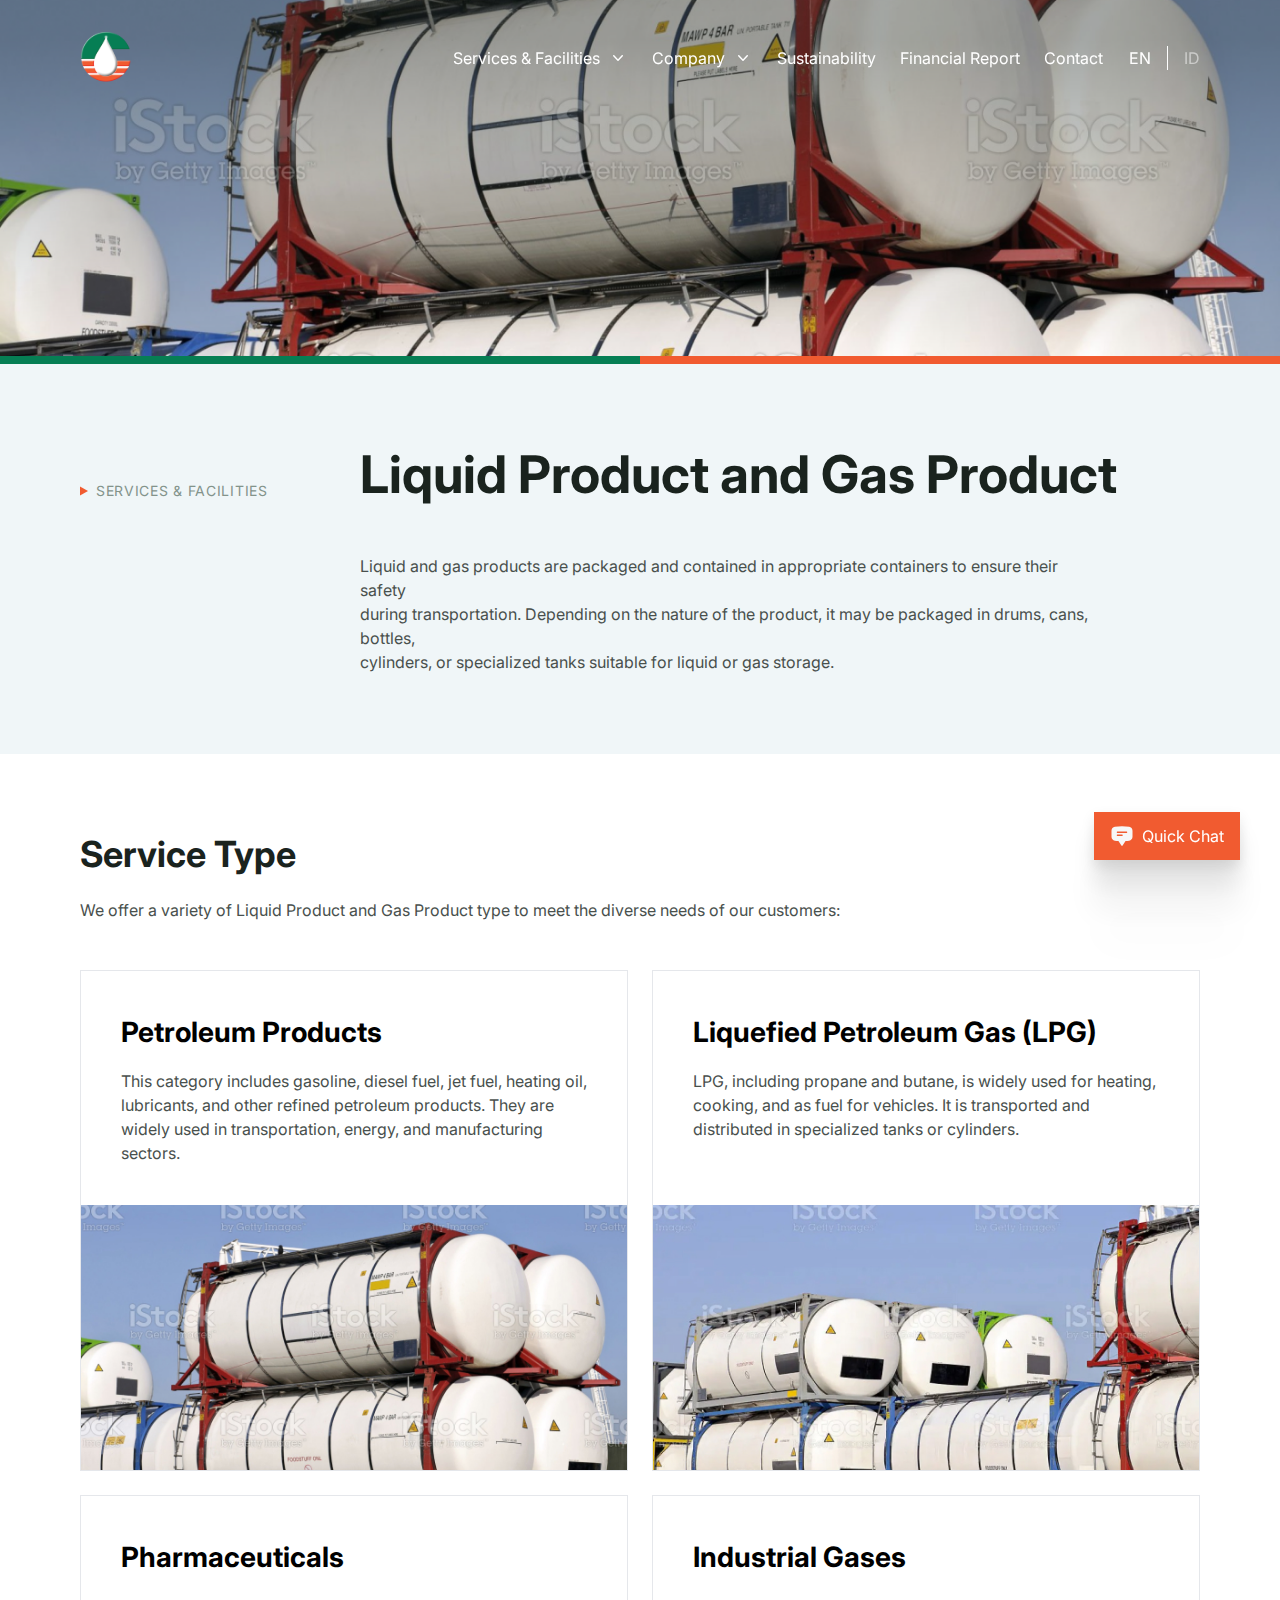
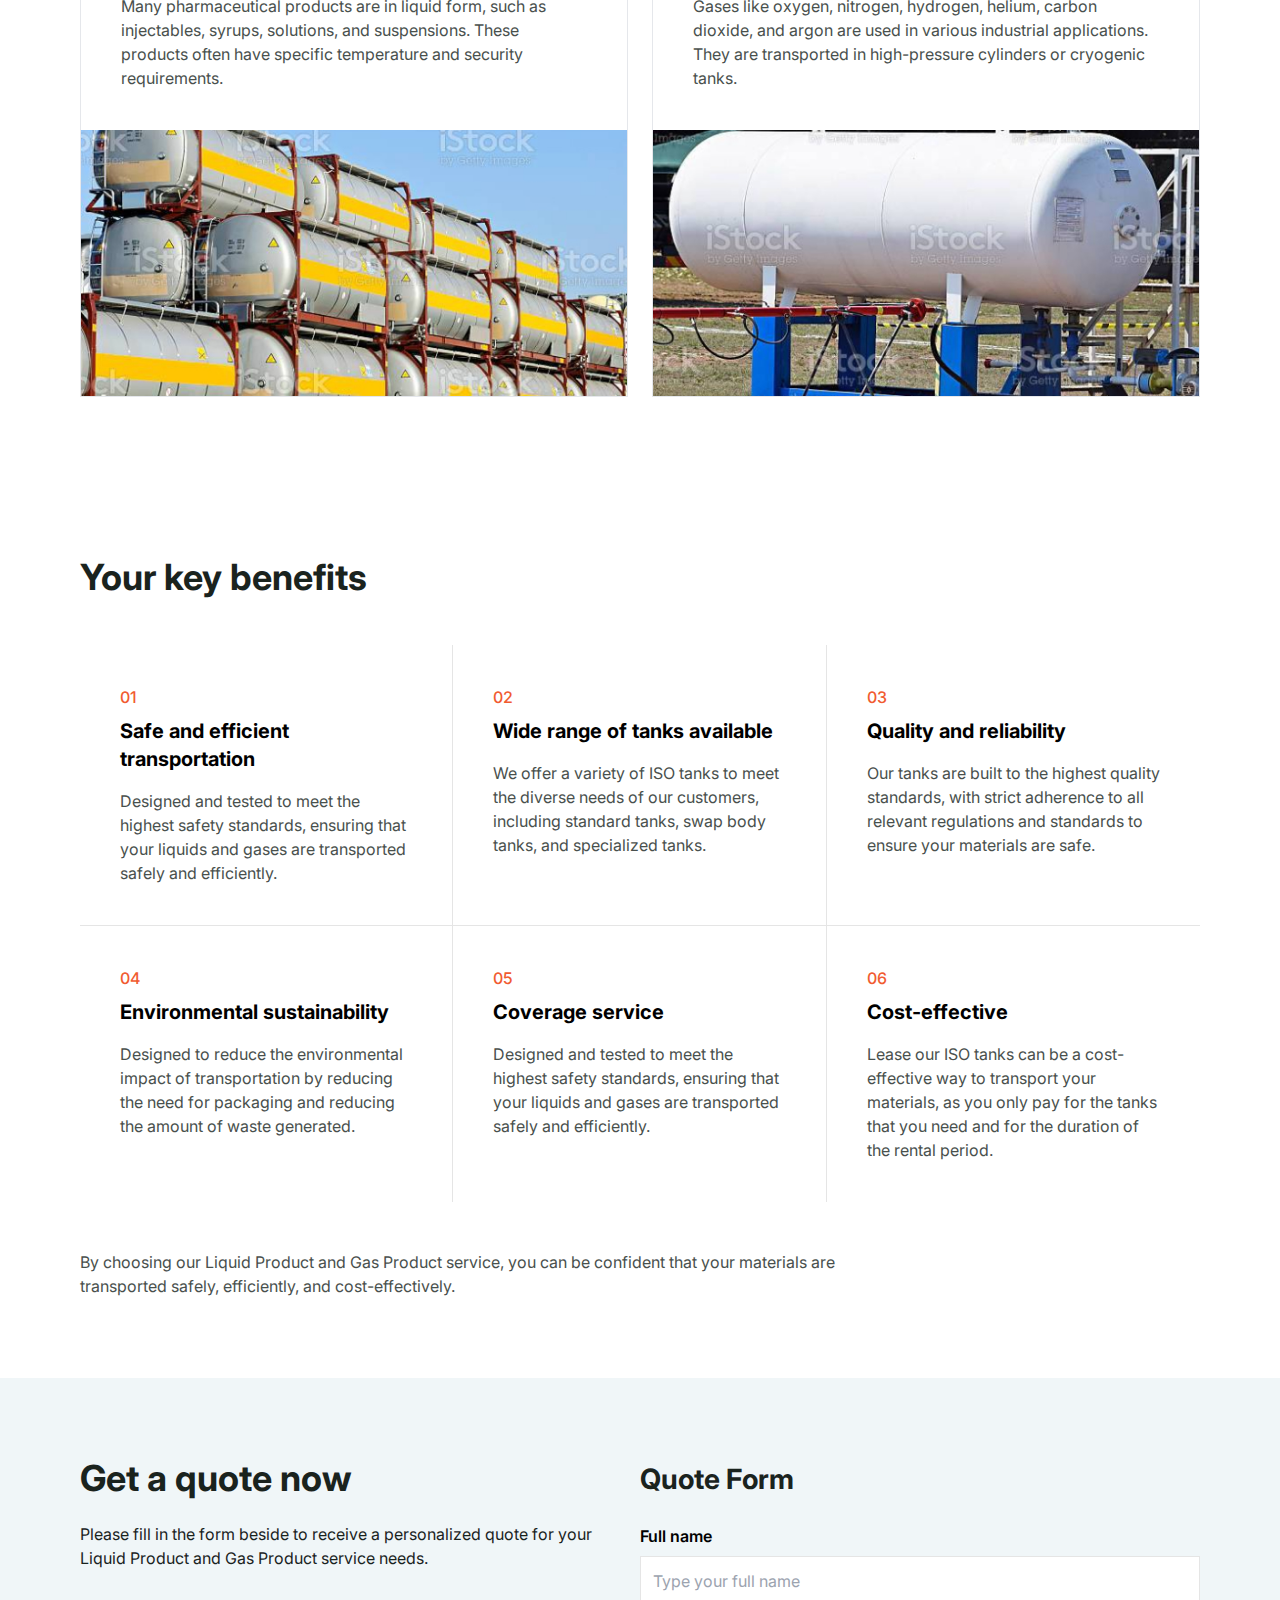
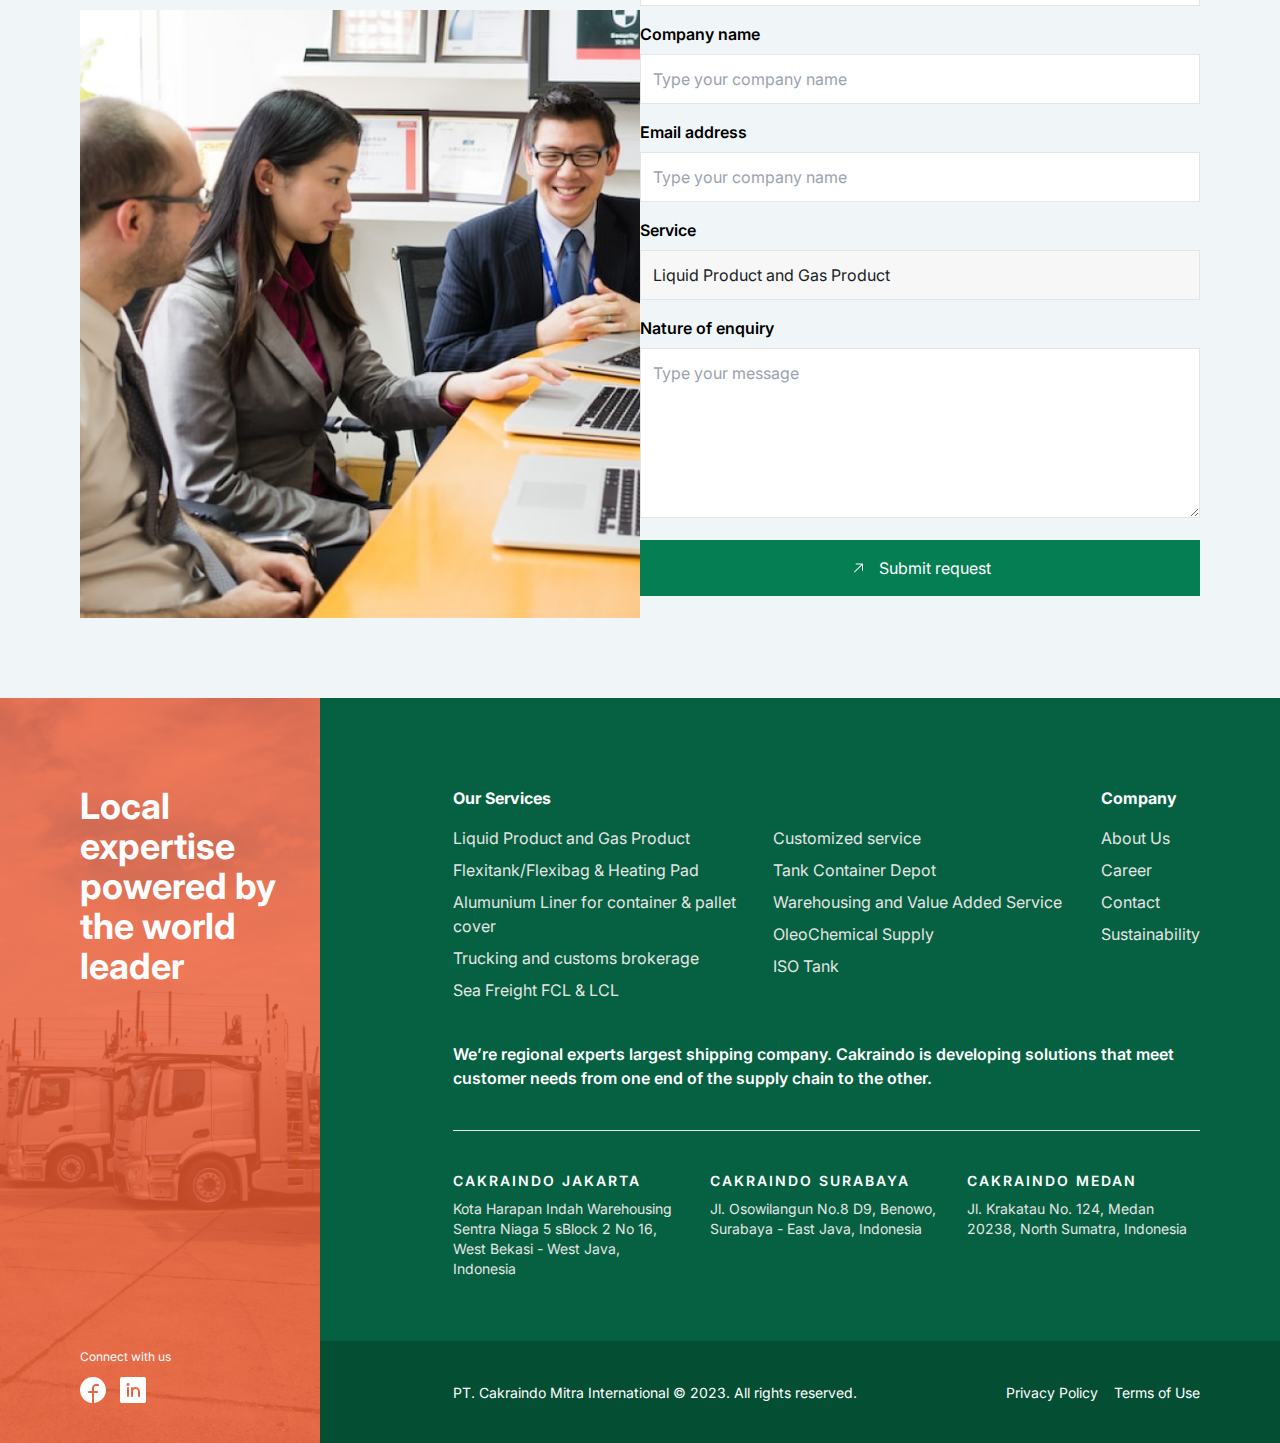
<file: single-service.html>
<!doctype html>
<html class="font-inter">
<head>
  <meta charset="UTF-8">
  <meta name="viewport" content="width=device-width, initial-scale=1.0">
  <title>Cakraindo</title>
  <link rel="preconnect" href="https://fonts.googleapis.com">
  <link rel="preconnect" href="https://fonts.gstatic.com" crossorigin>
  <link href="https://fonts.googleapis.com/css2?family=Inter:wght@400;500;600;700&display=swap" rel="stylesheet">
  <link href="styles/main.css" rel="stylesheet">
  <link href="styles/custom.css" rel="stylesheet">
</head>
<body class="">
  <header class="header pt-8 pb-8 w-full fixed z-[999]">
    <div class="container mx-auto">
      <div class="flex w-full justify-between items-center">
        <a href="index.html" class="header-logo w-1/3">
          <img src="images/cakraindo-logo.svg" alt="logo" class="h-[52px]">
        </a>
        <div class="header-right flex flex-1 align-middle justify-between w-2/3">
          <nav class="nav flex items-center gap-6 justify-content-center text-white">
            <div class="has-sub flex items-center justify-between gap-2">
              <a class="nav-link active" href="#">Services & Facilities</a>
              <svg class="h-5 w-5 flex-none" viewBox="0 0 20 20" fill="currentColor" aria-hidden="true">
                <path fill-rule="evenodd" d="M5.23 7.21a.75.75 0 011.06.02L10 11.168l3.71-3.938a.75.75 0 111.08 1.04l-4.25 4.5a.75.75 0 01-1.08 0l-4.25-4.5a.75.75 0 01.02-1.06z" clip-rule="evenodd" />
              </svg>
              <div class="mega-submenu flex w-full fixed left-0 top-[117px] bg-white min-h-[23rem]">
                <div class="container mx-auto flex items-center">
                  <div class="w-1/3 pr-20 py-10 bg-[#F9FBFA] h-full border-r-2 border-#E5E5E5">
                    <h2 class="text-4xl font-bold mb-6 text-dark900">Services & <br>Facilities</h2>
                    <p class="text-dark700">We specialize in providing one-stop service for sea and land transportation of dangerous goods and general cargo in domestic and international market.</p>

                  </div>
                  <div class="nav-sub w-2/3 pl-20 pr-5 py-10 h-full columns-2">
                    <a href="single-service.html" class="sub-item font-medium pr-8 mb-6 text-dark700 hover:text-green500">Liquid Product and Gas product </a>
                    <a href="single-service.html" class="sub-item font-medium pr-8 mb-6 text-dark700 hover:text-green500">Flexitank/ Flexibag & Heating Pad</a>
                    <a href="single-service.html" class="sub-item font-medium pr-8 mb-6 text-dark700 hover:text-green500">Aluminium Liner for container & pallet cover</a>
                    <a href="single-service.html" class="sub-item font-medium pr-8 mb-6 text-dark700 hover:text-green500">Trucking and customs brokerage</a>
                    <a href="single-service.html" class="sub-item font-medium pr-8 mb-6 text-dark700 hover:text-green500">Sea Freight FCL & LCL</a>
                    <a href="single-service.html" class="sub-item font-medium pr-8 mb-6 text-dark700 hover:text-green500">Interisland transport</a>
                    <a href="single-service.html" class="sub-item font-medium pr-8 mb-6 text-dark700 hover:text-green500">Customized service</a>
                    <a href="single-service.html" class="sub-item font-medium pr-8 mb-6 text-dark700 hover:text-green500">Tank Container Depot</a>
                    <a href="single-service.html" class="sub-item font-medium pr-8 mb-6 text-dark700 hover:text-green500">Warehousing and Value Added Service</a>
                    <a href="single-service.html" class="sub-item font-medium pr-8 mb-6 text-dark700 hover:text-green500">OleoChemical Supply</a>
                    <a href="single-service.html" class="sub-item font-medium pr-8 mb-6 text-dark700 hover:text-green500">ISO Tank</a>
                  </div>
                </div>

              </div>
            </div>
            <div class="has-sub flex items-center justify-between gap-2">
              <a class="nav-link" href="#">Company</a>
              <svg class="h-5 w-5 flex-none" viewBox="0 0 20 20" fill="currentColor" aria-hidden="true">
                <path fill-rule="evenodd" d="M5.23 7.21a.75.75 0 011.06.02L10 11.168l3.71-3.938a.75.75 0 111.08 1.04l-4.25 4.5a.75.75 0 01-1.08 0l-4.25-4.5a.75.75 0 01.02-1.06z" clip-rule="evenodd" />
              </svg>
              <div class="mega-submenu flex w-full fixed left-0 top-[117px] bg-white min-h-[23rem]">
                <div class="container mx-auto flex items-center">
                  <div class="w-1/3 pr-20 py-10 bg-[#F9FBFA] h-full border-r-2 border-#E5E5E5">
                    <h2 class="text-4xl font-bold mb-6 text-dark900">Company</h2>
                    <p class="text-dark700">PT Cakraindo Mitra International is a leading chemical supply chain service provider in Indonesia. </p>
                  </div>
                  <div class="nav-sub w-2/3 pl-20 pr-5 py-10 h-full columns-2">
                    <div class="">
                      <a href="about.html" class="block mb-2 sub-item text-xl text-dark700 font-medium hover:text-green500">About Us</a>
                      <p class="text-dark400">We focused on liquid chemical, gas, fuel, food product specialised in safe bulk movement.</p>
                    </div>
                    <div class="">
                      <a href="careers.html" class="block mb-2 sub-item text-xl text-dark700 font-medium hover:text-green500">Career</a>
                      <p class="text-dark400">We focused on liquid chemical, gas, fuel, food product specialised in safe bulk movement.</p>
                    </div>
                  </div>
                </div>

              </div>
            </div>
            <a class="nav-link disabled" href="sustainability.html">Sustainability</a>
            <a class="nav-link disabled" href="financial-report.html">Financial Report</a>
            <a class="nav-link disabled" href="contact.html">Contact</a>
          </nav>
          <div class="header-lang flex justify-center align-middle text-white">
            <a href="#" class="selected">EN</a>
            <i class="block h-[1.5rem] w-[1px] mx-4 bg-white"></i>
            <a href="#" class="text-white opacity-50">ID</a>
          </div>
        </div>
      </div>

      <div class="burger xl:hidden cursor-pointer">
        <span class="block w-[27px] h-[2px] bg-red-500 mb-2 bg-green700"></span>
        <span class="block w-[27px] h-[2px] bg-red-500 mb-2 bg-green700"></span>
      </div>

    </div>
  </header>
  <main class="">
    <section class="masthad-small relative">
      <img class="w-full" src="images/single-service-masthead.png" alt="img">
      <div class="aksen w-full absolute flex z-10">
        <div class="w-1/2 h-2 bg-green500"></div>
        <div class="w-1/2 h-2 bg-orange"></div>
      </div>
    </section>
    <section class="py-20 bg-[#F0F6F8]">
      <div class="container mx-auto flex items-center">
        <div class="w-3/12">
          <div class="subtitle flex items-center gap-2 mb-2">
            <svg xmlns="http://www.w3.org/2000/svg" width="8" height="10" viewBox="0 0 8 10" fill="none">
              <path d="M8 5L-3.93402e-07 9.5L0 0.5L8 5Z" fill="#F15B30"/>
            </svg>
            <span class="text-dark400 tracking-wider text-sm">SERVICES & FACILITIES</span>
          </div>
        </div>
        <div class="w-9/12'">
          <h1 class="text-[52px] font-bold text-dark900 mb-10">Liquid Product and Gas Product</h1>

        </div>
      </div>
      <div class="container mx-auto flex">
        <div class="w-3/12"></div>
        <div class="w-8/12">
          <p class="text-dark700">Liquid and gas products are packaged and contained in appropriate containers to ensure their safety <br> during transportation. Depending on the nature of the product, it may be packaged in drums, cans, bottles, <br>cylinders, or specialized tanks suitable for liquid or gas storage.</p>
        </div>
      </div>
    </section>
    <section class="py-20 bg-white">
      <div class="container mx-auto">
        <div class="section-title">
          <h2 class="text-4xl text-dark900 font-bold mb-6">Service Type</h2>
          <p class="text-dark700">We offer a variety of Liquid Product and Gas Product type to meet the diverse needs of our customers:</p>
        </div>
        <div class="services-wrap grid grid-cols-2 gap-6 mt-12">
          <div class="services-card border border-grey100 flex flex-col">
            <div class="content p-10">
              <h3 class="text-[28px] font-bold mb-4">Petroleum Products</h3>
              <p class="text-dark700">This category includes gasoline, diesel fuel, jet fuel, heating oil, lubricants, and other refined petroleum products. They are widely used in transportation, energy, and manufacturing sectors.</p>
            </div>
            <div class="box-img w-full mt-auto">
              <img class="w-full h-auto" src="images/img-services-1.jpg" alt="img">
            </div>
          </div>
          <div class="services-card border border-grey100 flex flex-col">
            <div class="content p-10">
              <h3 class="text-[28px] font-bold mb-4">Liquefied Petroleum Gas (LPG)</h3>
              <p class="text-dark700">LPG, including propane and butane, is widely used for heating, cooking, and as fuel for vehicles. It is transported and distributed in specialized tanks or cylinders.</p>
            </div>
            <div class="box-img w-full mt-auto">
              <img class="w-full h-auto" src="images/img-services-2.jpg" alt="img">
            </div>
          </div>
          <div class="services-card border border-grey100 flex flex-col">
            <div class="content p-10">
              <h3 class="text-[28px] font-bold mb-4">Pharmaceuticals</h3>
              <p class="text-dark700">Many pharmaceutical products are in liquid form, such as injectables, syrups, solutions, and suspensions. These products often have specific temperature and security requirements.</p>
            </div>
            <div class="box-img w-full mt-auto">
              <img class="w-full h-auto" src="images/img-services-3.jpg" alt="img">
            </div>
          </div>
          <div class="services-card border border-grey100 flex flex-col">
            <div class="content p-10">
              <h3 class="text-[28px] font-bold mb-4">Industrial Gases</h3>
              <p class="text-dark700">Gases like oxygen, nitrogen, hydrogen, helium, carbon dioxide, and argon are used in various industrial applications. They are transported in high-pressure cylinders or cryogenic tanks.</p>
            </div>
            <div class="box-img w-full mt-auto">
              <img class="w-full h-auto" src="images/img-services-4.jpg" alt="img">
            </div>
          </div>
        </div>
      </div>
    </section>
    <section class="py-20 bg-white">
      <div class="container mx-auto">
        <div class="section-title">
          <h2 class="text-4xl font-bold text-dark900 mb-12">Your key benefits</h2>
        </div>
        <div class="benefits-wrap grid grid-cols-3 mb-12">
          <div class="benefits-item p-10">
            <div class="number font-medium text-orange mb-2">01</div>
            <h4 class="font-bold text-xl mb-4">Safe and efficient transportation</h4>
            <p class="text-dark700">Designed and tested to meet the highest safety standards, ensuring that your liquids and gases are transported safely and efficiently.</p>
          </div>
          <div class="benefits-item p-10">
            <div class="number font-medium text-orange mb-2">02</div>
            <h4 class="font-bold text-xl mb-4">Wide range of tanks available</h4>
            <p class="text-dark700">We offer a variety of ISO tanks to meet the diverse needs of our customers, including standard tanks, swap body tanks, and specialized tanks.</p>
          </div>
          <div class="benefits-item p-10">
            <div class="number font-medium text-orange mb-2">03</div>
            <h4 class="font-bold text-xl mb-4">Quality and reliability</h4>
            <p class="text-dark700">Our tanks are built to the highest quality standards, with strict adherence to all relevant regulations and standards to ensure your materials are safe.</p>
          </div>
          <div class="benefits-item p-10">
            <div class="number font-medium text-orange mb-2">04</div>
            <h4 class="font-bold text-xl mb-4">Environmental sustainability</h4>
            <p class="text-dark700">Designed to reduce the environmental impact of transportation by reducing the need for packaging and reducing the amount of waste generated.</p>
          </div>
          <div class="benefits-item p-10">
            <div class="number font-medium text-orange mb-2">05</div>
            <h4 class="font-bold text-xl mb-4">Coverage service</h4>
            <p class="text-dark700">Designed and tested to meet the highest safety standards, ensuring that your liquids and gases are transported safely and efficiently.</p>
          </div>
          <div class="benefits-item p-10">
            <div class="number font-medium text-orange mb-2">06</div>
            <h4 class="font-bold text-xl mb-4">Cost-effective</h4>
            <p class="text-dark700">Lease our ISO tanks can be a cost-effective way to transport your materials, as you only pay for the tanks that you need and for the duration of the rental period.</p>
          </div>
        </div>
        <div class="notes text-dark700">
          <p>By choosing our Liquid Product and Gas Product service, you can be confident that your materials are<br> transported safely, efficiently, and cost-effectively.</p>
        </div>
      </div>
    </section>

    <section class="getquote py-20 bg-[#F0F6F8]">
      <div class="container mx-auto flex">
        <div class="w-1/2">
          <h2 class="font-bold text-4xl text-dark900 mb-6">Get a quote now</h2>
          <p class="text-dark900 mb-10">Please fill in the form beside to receive a personalized quote for your<br> Liquid Product and Gas Product service needs.</p>
          <div class="box-img">
            <img src="images/getquote-img.jpg" alt="img">
          </div>
        </div>
        <div class="w-1/2">
          <h3 class="font-bold text-[28px] text-dark900 mb-6">Quote Form</h3>
          <form action="">
            <div class="form-control mb-4">
              <label class="block font-semibold mb-2" for="">Full name</label>
              <input class="p-3 bg-white border border-dark100 w-full" type="text" placeholder="Type your full name">
            </div>
            <div class="form-control mb-4">
              <label class="block font-semibold mb-2" for="">Company name</label>
              <input class="p-3 bg-white border border-dark100 w-full" type="text" placeholder="Type your company name">
            </div>
            <div class="form-control mb-4">
              <label class="block font-semibold mb-2" for="">Email address</label>
              <input class="p-3 bg-white border border-dark100 w-full" type="email" placeholder="Type your company name">
            </div>
            <div class="form-control mb-4">
              <label class="block font-semibold mb-2" for="">Service</label>
              <input class="p-3 bg-white border border-dark100 w-full" type="Services" value="Liquid Product and Gas Product" disabled>
            </div>
            <div class="form-control mb-4">
              <label class="block font-semibold mb-2" for="">Nature of enquiry</label>
              <textarea class="p-3 bg-white border border-dark100 w-full" name="" id="" cols="30" rows="6" placeholder="Type your message"></textarea>
            </div>
            <button type="submit" class="group p-4 bg-green500 text-white block w-full text-center">
              <span class="max-w-max flex items-center mx-auto gap-3"> <svg class="transition-all group-hover:rotate-45" xmlns="http://www.w3.org/2000/svg" width="17" height="16" viewBox="0 0 17 16" fill="none">
<path d="M13 4V10.5C13 10.6326 12.9474 10.7598 12.8536 10.8536C12.7598 10.9473 12.6326 11 12.5 11C12.3674 11 12.2402 10.9473 12.1465 10.8536C12.0527 10.7598 12 10.6326 12 10.5V5.20687L4.85378 12.3538C4.75996 12.4476 4.63272 12.5003 4.50003 12.5003C4.36735 12.5003 4.2401 12.4476 4.14628 12.3538C4.05246 12.2599 3.99976 12.1327 3.99976 12C3.99976 11.8673 4.05246 11.7401 4.14628 11.6462L11.2932 4.5H6.00003C5.86743 4.5 5.74025 4.44732 5.64648 4.35355C5.55271 4.25979 5.50003 4.13261 5.50003 4C5.50003 3.86739 5.55271 3.74021 5.64648 3.64645C5.74025 3.55268 5.86743 3.5 6.00003 3.5H12.5C12.6326 3.5 12.7598 3.55268 12.8536 3.64645C12.9474 3.74021 13 3.86739 13 4Z" fill="white"/>
</svg> Submit request</span>
            </button>
          </form>
        </div>
      </div>
    </section>

  </main>


  <div class="chatbox fixed right-10 bottom-10 z-20">
    <div class="btn-chat bg-orange text-white flex gap-2 items-center justify-center px-4 py-3 hover:cursor-pointer" style=" box-shadow: 0px 92px 37px rgba(0, 0, 0, 0.01), 0px 52px 31px rgba(0, 0, 0, 0.05), 0px 23px 23px rgba(0, 0, 0, 0.09), 0px 6px 13px rgba(0, 0, 0, 0.1), 0px 0px 0px rgba(0, 0, 0, 0.1)">
      <svg xmlns="http://www.w3.org/2000/svg" width="24" height="24" viewBox="0 0 24 24" fill="none">
        <path fill-rule="evenodd" clip-rule="evenodd" d="M4.848 2.771C7.21613 2.4234 9.60649 2.24927 12 2.25C14.43 2.25 16.817 2.428 19.152 2.77C21.13 3.062 22.5 4.794 22.5 6.74V12.76C22.5 14.706 21.13 16.438 19.152 16.73C17.9983 16.8991 16.8389 17.0268 15.676 17.113C15.6168 17.1169 15.5593 17.1342 15.5079 17.1637C15.4564 17.1931 15.4123 17.234 15.379 17.283L12.624 21.416C12.5555 21.5187 12.4627 21.6029 12.3539 21.6612C12.245 21.7194 12.1235 21.7499 12 21.7499C11.8765 21.7499 11.755 21.7194 11.6461 21.6612C11.5373 21.6029 11.4445 21.5187 11.376 21.416L8.621 17.283C8.58768 17.234 8.54361 17.1931 8.49214 17.1637C8.44068 17.1342 8.38317 17.1169 8.324 17.113C7.16113 17.0265 6.00172 16.8984 4.848 16.729C2.87 16.439 1.5 14.705 1.5 12.759V6.741C1.5 4.795 2.87 3.061 4.848 2.771ZM6.75 8.25C6.75 8.05109 6.82902 7.86032 6.96967 7.71967C7.11032 7.57902 7.30109 7.5 7.5 7.5H16.5C16.6989 7.5 16.8897 7.57902 17.0303 7.71967C17.171 7.86032 17.25 8.05109 17.25 8.25C17.25 8.44891 17.171 8.63968 17.0303 8.78033C16.8897 8.92098 16.6989 9 16.5 9H7.5C7.30109 9 7.11032 8.92098 6.96967 8.78033C6.82902 8.63968 6.75 8.44891 6.75 8.25ZM7.5 10.5C7.30109 10.5 7.11032 10.579 6.96967 10.7197C6.82902 10.8603 6.75 11.0511 6.75 11.25C6.75 11.4489 6.82902 11.6397 6.96967 11.7803C7.11032 11.921 7.30109 12 7.5 12H12C12.1989 12 12.3897 11.921 12.5303 11.7803C12.671 11.6397 12.75 11.4489 12.75 11.25C12.75 11.0511 12.671 10.8603 12.5303 10.7197C12.3897 10.579 12.1989 10.5 12 10.5H7.5Z" fill="#F7F7F7"/>
        </svg>
      <span>Quick Chat</span>
    </div>
    <div class="windowchat1 bg-white p-4 w-[15.625rem] fixed right-10 bottom-[8.5rem] text-sm" style="box-shadow: 0px 128px 51px rgba(0, 0, 0, 0.01);">
      <p class="text-dark700 mb-4"><b class="text-dark900">Welcome to Cakraindo!</b> Is there anything we can help you with?</p>

      <a href="#" class="font-sm p-3 bg-green500 text-white w-full flex justify-between items-center mb-3">
        <span>Services Ordering</span>
        <svg xmlns="http://www.w3.org/2000/svg" width="12" height="14" viewBox="0 0 12 14" fill="none">
          <path d="M11.3538 4.14625L7.85375 0.64625C7.80728 0.599833 7.75212 0.563026 7.69143 0.537932C7.63073 0.512838 7.56568 0.499949 7.5 0.5H1.5C1.23478 0.5 0.98043 0.605357 0.792893 0.792893C0.605357 0.98043 0.5 1.23478 0.5 1.5V12.5C0.5 12.7652 0.605357 13.0196 0.792893 13.2071C0.98043 13.3946 1.23478 13.5 1.5 13.5H10.5C10.7652 13.5 11.0196 13.3946 11.2071 13.2071C11.3946 13.0196 11.5 12.7652 11.5 12.5V4.5C11.5001 4.43432 11.4872 4.36927 11.4621 4.30858C11.437 4.24788 11.4002 4.19272 11.3538 4.14625ZM8 10H4C3.86739 10 3.74021 9.94732 3.64645 9.85355C3.55268 9.75979 3.5 9.63261 3.5 9.5C3.5 9.36739 3.55268 9.24021 3.64645 9.14645C3.74021 9.05268 3.86739 9 4 9H8C8.13261 9 8.25979 9.05268 8.35355 9.14645C8.44732 9.24021 8.5 9.36739 8.5 9.5C8.5 9.63261 8.44732 9.75979 8.35355 9.85355C8.25979 9.94732 8.13261 10 8 10ZM8 8H4C3.86739 8 3.74021 7.94732 3.64645 7.85355C3.55268 7.75979 3.5 7.63261 3.5 7.5C3.5 7.36739 3.55268 7.24021 3.64645 7.14645C3.74021 7.05268 3.86739 7 4 7H8C8.13261 7 8.25979 7.05268 8.35355 7.14645C8.44732 7.24021 8.5 7.36739 8.5 7.5C8.5 7.63261 8.44732 7.75979 8.35355 7.85355C8.25979 7.94732 8.13261 8 8 8ZM7.5 4.5V1.75L10.25 4.5H7.5Z" fill="white"/>
          </svg>
      </a>
      <a href="#" class="font-sm p-3 bg-green500 text-white w-full flex justify-between items-center">
        <span>Ask General Information</span>
        <svg xmlns="http://www.w3.org/2000/svg" width="16" height="16" viewBox="0 0 16 16" fill="none">
          <path d="M8 1.5C6.71442 1.5 5.45772 1.88122 4.3888 2.59545C3.31988 3.30968 2.48676 4.32484 1.99479 5.51256C1.50282 6.70028 1.37409 8.00721 1.6249 9.26809C1.8757 10.529 2.49477 11.6872 3.40381 12.5962C4.31285 13.5052 5.47104 14.1243 6.73192 14.3751C7.99279 14.6259 9.29973 14.4972 10.4874 14.0052C11.6752 13.5132 12.6903 12.6801 13.4046 11.6112C14.1188 10.5423 14.5 9.28558 14.5 8C14.4982 6.27665 13.8128 4.62441 12.5942 3.40582C11.3756 2.18722 9.72335 1.50182 8 1.5ZM8 12C7.85167 12 7.70666 11.956 7.58333 11.8736C7.45999 11.7912 7.36386 11.6741 7.30709 11.537C7.25033 11.4 7.23548 11.2492 7.26441 11.1037C7.29335 10.9582 7.36478 10.8246 7.46967 10.7197C7.57456 10.6148 7.7082 10.5434 7.85368 10.5144C7.99917 10.4855 8.14997 10.5003 8.28701 10.5571C8.42406 10.6139 8.54119 10.71 8.6236 10.8333C8.70602 10.9567 8.75 11.1017 8.75 11.25C8.75 11.4489 8.67098 11.6397 8.53033 11.7803C8.38968 11.921 8.19892 12 8 12ZM8.5 8.955V9C8.5 9.13261 8.44732 9.25979 8.35356 9.35355C8.25979 9.44732 8.13261 9.5 8 9.5C7.86739 9.5 7.74022 9.44732 7.64645 9.35355C7.55268 9.25979 7.5 9.13261 7.5 9V8.5C7.5 8.36739 7.55268 8.24021 7.64645 8.14645C7.74022 8.05268 7.86739 8 8 8C8.82688 8 9.5 7.4375 9.5 6.75C9.5 6.0625 8.82688 5.5 8 5.5C7.17313 5.5 6.5 6.0625 6.5 6.75V7C6.5 7.13261 6.44732 7.25979 6.35356 7.35355C6.25979 7.44732 6.13261 7.5 6 7.5C5.86739 7.5 5.74022 7.44732 5.64645 7.35355C5.55268 7.25979 5.5 7.13261 5.5 7V6.75C5.5 5.50938 6.62125 4.5 8 4.5C9.37875 4.5 10.5 5.50938 10.5 6.75C10.5 7.83625 9.64 8.74563 8.5 8.955Z" fill="white"/>
          </svg>
      </a>
    </div>
    <div class="windowchat2 bg-white p-4 w-[15.625rem] fixed right-10 bottom-[8.5rem] text-sm" style="box-shadow: 0px 128px 51px rgba(0, 0, 0, 0.01);">
      <a href="#" class="back inline-block text-xs text-green500 border-b-[1px] border-transparent font-medium pl-5 group relative hover:border-green500 mb-4">
        <svg class="absolute top-[2px] left-0 transition-all group-hover:-rotate-45" xmlns="http://www.w3.org/2000/svg" width="10" height="10" viewBox="0 0 10 10" fill="none">
          <path d="M3.49972 4V10.5C3.49972 10.6326 3.5524 10.7598 3.64617 10.8536C3.73994 10.9473 3.86711 11 3.99972 11C4.13233 11 4.25951 10.9473 4.35328 10.8536C4.44704 10.7598 4.49972 10.6326 4.49972 10.5V5.20687L11.646 12.3538C11.7398 12.4476 11.867 12.5003 11.9997 12.5003C12.1324 12.5003 12.2597 12.4476 12.3535 12.3538C12.4473 12.2599 12.5 12.1327 12.5 12C12.5 11.8673 12.4473 11.7401 12.3535 11.6462L5.2066 4.5H10.4997C10.6323 4.5 10.7595 4.44732 10.8533 4.35355C10.947 4.25979 10.9997 4.13261 10.9997 4C10.9997 3.86739 10.947 3.74021 10.8533 3.64645C10.7595 3.55268 10.6323 3.5 10.4997 3.5H3.99972C3.86711 3.5 3.73994 3.55268 3.64617 3.64645C3.5524 3.74021 3.49972 3.86739 3.49972 4Z" fill="#067E54"/>
          </svg>
        <span>Back</span>
      </a>
      <p class="text-sm text-dark700 mb-4">Please select service category below</p>
      <div class="box-service-cat">
        <b class="text-xs text-dark900">Service category:</b>
        <ul class="text-sm text-dark700">
          <li><a href="#">Liquid Product and Gas product</a></li>
          <li><a href="#">Flexitank/ Flexibag & Heating Pad</a></li>
          <li><a href="#">Aluminium Liner for container & pallet cover</a></li>
          <li><a href="#">Trucking and customs brokerage</a></li>
          <li><a href="#">Sea Freight FCL & LCL</a></li>
          <li><a href="#">Interisland transport</a></li>
          <li><a href="#">Customized service</a></li>
        </ul>
      </div>
    </div>
  </div>
  <footer class="relative">
    <div class="footer-bg flex absolute left-0 top-0 w-full h-full">
      <div class="bg-left w-3/12" style="background-image: url(images/group-trucks-parked-line-truck-stop.jpg);background-repeat: no-repeat;background-size: cover;"></div>
      <div class="bg-right w-9/12 bg-green700"></div>
    </div>
    <div class="container mx-auto flex justify-between relative z-10 pt-[88px] h-full">
      <div class="fc-left w-3/12 flex flex-col justify-between pb-10">
        <h3 class="text-4xl font-bold text-white max-w-[248px]">Local expertise powered by the world leader</h3>
        <div class="conenctwus mt-auto">
          <span class="block text-white text-xs mb-3">Connect with us</span>
          <div class="socmedwrap flex items-center gap-[14px]">
            <a href="#" target="_blank" class="block w-[26px] h-[26px]">
              <svg xmlns="http://www.w3.org/2000/svg" width="26" height="26" viewBox="0 0 26 26" fill="none">
                <path d="M25.9999 13C25.9959 16.1772 24.8301 19.2433 22.7223 21.6208C20.6145 23.9982 17.7101 25.5228 14.5562 25.9075C14.486 25.9154 14.4149 25.9084 14.3475 25.8869C14.2802 25.8653 14.2182 25.8297 14.1657 25.7825C14.1131 25.7353 14.0712 25.6774 14.0426 25.6128C14.014 25.5481 13.9995 25.4781 13.9999 25.4075V16H16.9999C17.137 16.0003 17.2727 15.9724 17.3986 15.918C17.5244 15.8637 17.6378 15.784 17.7315 15.6841C17.8253 15.5841 17.8975 15.4659 17.9437 15.3368C17.9899 15.2077 18.009 15.0705 17.9999 14.9337C17.9779 14.6766 17.8592 14.4373 17.6679 14.2641C17.4766 14.0909 17.2268 13.9965 16.9687 14H13.9999V11C13.9999 10.4695 14.2107 9.96083 14.5857 9.58576C14.9608 9.21068 15.4695 8.99997 15.9999 8.99997H17.9999C18.137 9.00027 18.2727 8.97238 18.3986 8.91804C18.5244 8.86369 18.6378 8.78405 18.7315 8.68405C18.8253 8.58406 18.8975 8.46586 18.9437 8.33678C18.9899 8.2077 19.009 8.07051 18.9999 7.93372C18.9778 7.67614 18.8588 7.43653 18.667 7.26323C18.4751 7.08994 18.2247 6.99586 17.9662 6.99997H15.9999C14.9391 6.99997 13.9217 7.4214 13.1715 8.17154C12.4214 8.92169 11.9999 9.9391 11.9999 11V14H8.99994C8.86286 13.9997 8.72717 14.0276 8.60132 14.0819C8.47546 14.1362 8.36212 14.2159 8.26834 14.3159C8.17456 14.4159 8.10234 14.5341 8.05617 14.6632C8.01 14.7922 7.99086 14.9294 7.99994 15.0662C8.02206 15.3238 8.14105 15.5634 8.3329 15.7367C8.52476 15.91 8.77519 16.0041 9.03369 16H11.9999V25.41C12.0004 25.4805 11.9859 25.5504 11.9574 25.6149C11.9289 25.6795 11.887 25.7373 11.8346 25.7845C11.7822 25.8317 11.7204 25.8673 11.6532 25.8889C11.5861 25.9106 11.5151 25.9177 11.4449 25.91C8.20664 25.5156 5.2344 23.9198 3.11654 21.4386C0.998674 18.9573 -0.110452 15.7713 0.00869322 12.5112C0.258693 5.76122 5.72619 0.273718 12.4812 0.0112183C14.2301 -0.0565241 15.9746 0.229157 17.6105 0.851174C19.2464 1.47319 20.7401 2.41877 22.0021 3.63134C23.2642 4.84391 24.2687 6.29857 24.9556 7.90831C25.6425 9.51805 25.9977 11.2498 25.9999 13Z" fill="white"/>
                </svg>
            </a>
            <a href="#" target="_blank" class="block w-[26px] h-[26px]">
              <svg xmlns="http://www.w3.org/2000/svg" width="26" height="26" viewBox="0 0 26 26" fill="none">
                <path d="M24 0H2C1.46957 0 0.960859 0.210714 0.585786 0.585786C0.210714 0.960859 0 1.46957 0 2V24C0 24.5304 0.210714 25.0391 0.585786 25.4142C0.960859 25.7893 1.46957 26 2 26H24C24.5304 26 25.0391 25.7893 25.4142 25.4142C25.7893 25.0391 26 24.5304 26 24V2C26 1.46957 25.7893 0.960859 25.4142 0.585786C25.0391 0.210714 24.5304 0 24 0ZM9 19C9 19.2652 8.89464 19.5196 8.70711 19.7071C8.51957 19.8946 8.26522 20 8 20C7.73478 20 7.48043 19.8946 7.29289 19.7071C7.10536 19.5196 7 19.2652 7 19V11C7 10.7348 7.10536 10.4804 7.29289 10.2929C7.48043 10.1054 7.73478 10 8 10C8.26522 10 8.51957 10.1054 8.70711 10.2929C8.89464 10.4804 9 10.7348 9 11V19ZM8 9C7.70333 9 7.41332 8.91203 7.16665 8.7472C6.91997 8.58238 6.72771 8.34811 6.61418 8.07403C6.50065 7.79994 6.47094 7.49834 6.52882 7.20736C6.5867 6.91639 6.72956 6.64912 6.93934 6.43934C7.14912 6.22956 7.41639 6.0867 7.70736 6.02882C7.99834 5.97094 8.29994 6.00065 8.57403 6.11418C8.84811 6.22771 9.08238 6.41997 9.2472 6.66665C9.41203 6.91332 9.5 7.20333 9.5 7.5C9.5 7.89782 9.34196 8.27936 9.06066 8.56066C8.77936 8.84196 8.39782 9 8 9ZM20 19C20 19.2652 19.8946 19.5196 19.7071 19.7071C19.5196 19.8946 19.2652 20 19 20C18.7348 20 18.4804 19.8946 18.2929 19.7071C18.1054 19.5196 18 19.2652 18 19V14.5C18 13.837 17.7366 13.2011 17.2678 12.7322C16.7989 12.2634 16.163 12 15.5 12C14.837 12 14.2011 12.2634 13.7322 12.7322C13.2634 13.2011 13 13.837 13 14.5V19C13 19.2652 12.8946 19.5196 12.7071 19.7071C12.5196 19.8946 12.2652 20 12 20C11.7348 20 11.4804 19.8946 11.2929 19.7071C11.1054 19.5196 11 19.2652 11 19V11C11.0012 10.7551 11.0923 10.5191 11.256 10.3369C11.4197 10.1546 11.6446 10.0388 11.888 10.0114C12.1314 9.98392 12.3764 10.0468 12.5765 10.188C12.7767 10.3292 12.918 10.539 12.9738 10.7775C13.6502 10.3186 14.4389 10.0526 15.2552 10.0081C16.0714 9.96368 16.8844 10.1424 17.6067 10.5251C18.329 10.9078 18.9335 11.48 19.3551 12.1803C19.7768 12.8806 19.9997 13.6825 20 14.5V19Z" fill="white"/>
                </svg>
            </a>
          </div>
        </div>
      </div>
      <div class="fc-right w-8/12">
        <div class="footer-nav flex justify-between gap-6 mb-10">
          <div class="nav-group">
            <b class="block mb-4 text-white">Our Services</b>
            <ul class="columns-2 text-dark100">
              <li class="mb-3"><a href="single-service.html">Liquid Product and Gas Product</a></li>
              <li class="mb-3"><a href="single-service.html">Flexitank/Flexibag & Heating Pad</a></li>
              <li class="mb-3"><a href="single-service.html">Alumunium Liner for container & pallet cover</a></li>
              <li class="mb-3"><a href="single-service.html">Trucking and customs brokerage</a></li>
              <li class="mb-3"><a href="single-service.html">Sea Freight FCL & LCL</a></li>
              <li class="mb-3"><a href="single-service.html">Customized service</a></li>
              <li class="mb-3"><a href="single-service.html">Tank Container Depot</a></li>
              <li class="mb-3"><a href="single-service.html">Warehousing and Value Added Service</a></li>
              <li class="mb-3"><a href="single-service.html">OleoChemical Supply</a></li>
              <li><a href="single-service.html">ISO Tank</a></li>
            </ul>
          </div>
          <div class="nav-group">
            <b class="block mb-4 text-white">Company</b>
            <ul class="text-dark100">
              <li class="mb-3"><a href="about.html">About Us</a></li>
              <li class="mb-3"><a href="careers.html">Career</a></li>
              <li class="mb-3"><a href="contact.html">Contact</a></li>
              <li><a href="sustainability.html">Sustainability</a></li>
            </ul>
          </div>
        </div>
        <div class="footer-note text-white font-semibold">
          <p>We’re regional experts largest shipping company. Cakraindo is developing solutions that meet customer needs from one end of the supply chain to the other.</p>
        </div>
        <hr class="my-10 bg-white">
        <div class="branch-address flex justify-between gap-6 mb-16">
          <div class="branch-item w-4/12">
            <b class="block mb-2 text-sm text-white font-semibold uppercase tracking-[2px]">Cakraindo Jakarta</b>
            <address class="text-dark100 text-sm not-italic">Kota Harapan Indah Warehousing Sentra Niaga 5 sBlock 2 No 16, West Bekasi - West Java, Indonesia</address>
          </div>
          <div class="branch-item w-4/12">
            <b class="block mb-2 text-sm text-white font-semibold uppercase tracking-[2px]">Cakraindo surabaya</b>
            <address class="text-dark100 text-sm not-italic">Jl. Osowilangun No.8 D9, Benowo,
              Surabaya - East Java, Indonesia</address>
          </div>
          <div class="branch-item w-4/12">
            <b class="block mb-2 text-sm text-white font-semibold uppercase tracking-[2px]">Cakraindo medan</b>
            <address class="text-dark100 text-sm not-italic">Jl. Krakatau No. 124, Medan 20238,
              North Sumatra, Indonesia</address>
          </div>
        </div>
        <div class="footer-bottom bg-[#044E34] flex justify-between py-10 text-sm">
          <div class="cpyright text-white">PT. Cakraindo Mitra International © 2023. All rights reserved.</div>
          <div class="pptou text-white flex gap-4">
            <a href="#">Privacy Policy</a>
            <a href="#">Terms of Use</a>
          </div>
        </div>
      </div>
    </div>
  </footer>

  <script src="plugins/jquery/jquery-3.4.1.min.js"></script>
  <script src="scripts/main.js"></script>
</body>

</html>
</file>
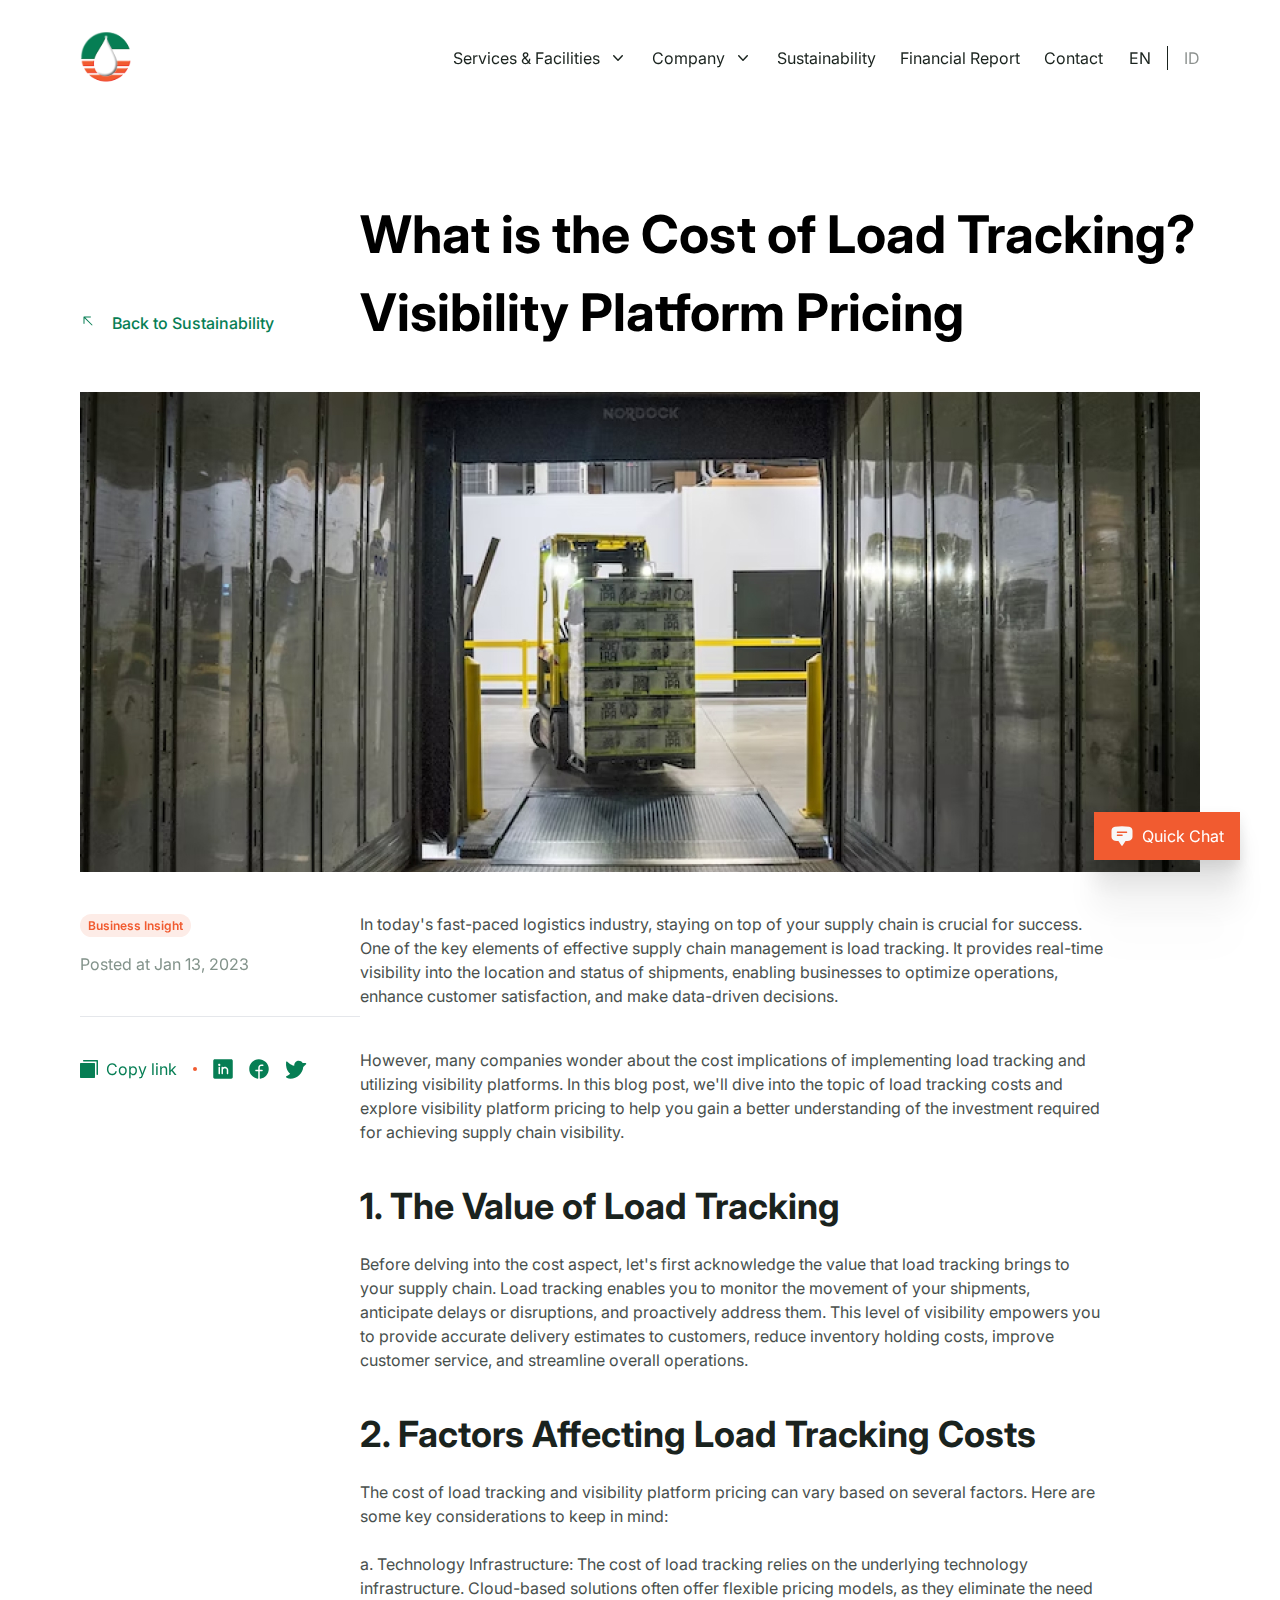
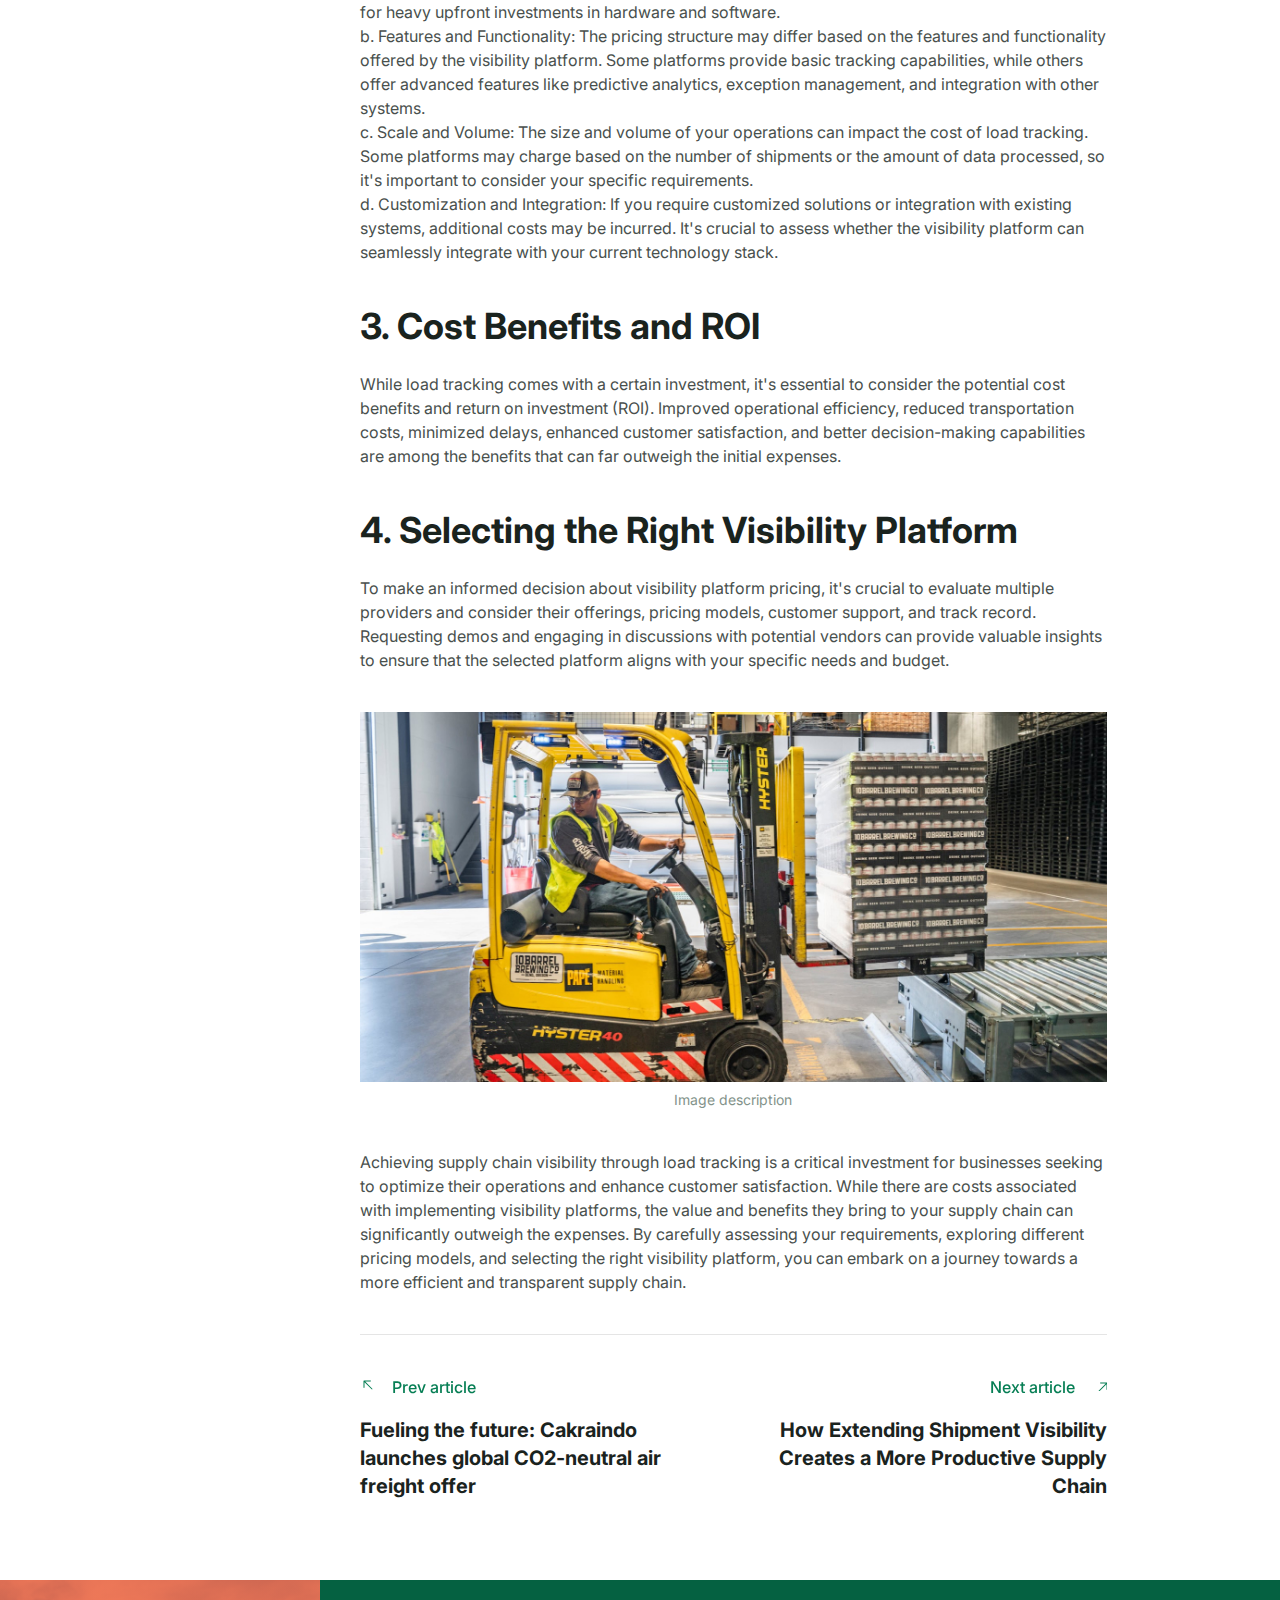
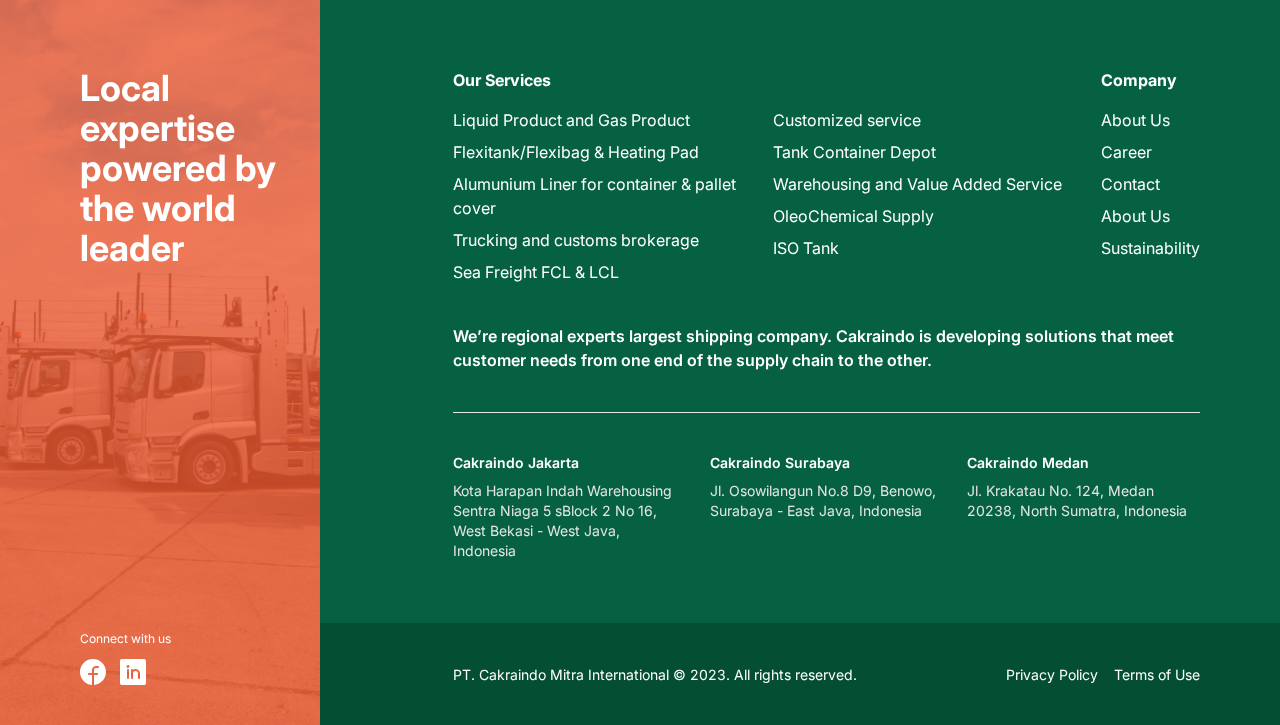
<file: sustainability-detail.html>
<!doctype html>
<html class="font-inter">
<head>
  <meta charset="UTF-8">
  <meta name="viewport" content="width=device-width, initial-scale=1.0">
  <title>Cakraindo</title>
  <link rel="preconnect" href="https://fonts.googleapis.com">
  <link rel="preconnect" href="https://fonts.gstatic.com" crossorigin>
  <link href="https://fonts.googleapis.com/css2?family=Inter:wght@400;500;600;700&display=swap" rel="stylesheet">
  <link href="styles/main.css" rel="stylesheet">
  <link href="styles/custom.css" rel="stylesheet">
</head>
<body class="">
  <header class="header pt-8 pb-8 w-full fixed z-[999]">
    <div class="container mx-auto">
      <div class="flex w-full justify-between items-center">
        <a href="index.html" class="header-logo w-1/3">
          <img src="images/cakraindo-logo.svg" alt="logo" class="h-[52px]">
        </a>
        <div class="header-right flex flex-1 align-middle justify-between w-2/3">
          <nav class="nav flex items-center gap-6 justify-content-center text-dark900">
            <div class="has-sub flex items-center justify-between gap-2">
              <a class="nav-link active" href="#">Services & Facilities</a>
              <svg class="h-5 w-5 flex-none" viewBox="0 0 20 20" fill="currentColor" aria-hidden="true">
                <path fill-rule="evenodd" d="M5.23 7.21a.75.75 0 011.06.02L10 11.168l3.71-3.938a.75.75 0 111.08 1.04l-4.25 4.5a.75.75 0 01-1.08 0l-4.25-4.5a.75.75 0 01.02-1.06z" clip-rule="evenodd" />
              </svg>
              <div class="mega-submenu flex w-full fixed left-0 top-[117px] bg-white min-h-[23rem]">
                <div class="container mx-auto flex items-center">
                  <div class="w-1/3 pr-20 py-10 bg-[#F9FBFA] h-full border-r-2 border-#E5E5E5">
                    <h2 class="text-4xl font-bold mb-6 text-dark900">Services & <br>Facilities</h2>
                    <p class="text-dark700">We specialize in providing one-stop service for sea and land transportation of dangerous goods and general cargo in domestic and international market.</p>

                  </div>
                  <div class="nav-sub w-2/3 pl-20 pr-5 py-10 h-full columns-2">
                    <a href="single-service.html" class="sub-item font-medium pr-8 mb-6 text-dark700 hover:text-green500">Liquid Product and Gas product </a>
                    <a href="single-service.html" class="sub-item font-medium pr-8 mb-6 text-dark700 hover:text-green500">Flexitank/ Flexibag & Heating Pad</a>
                    <a href="single-service.html" class="sub-item font-medium pr-8 mb-6 text-dark700 hover:text-green500">Aluminium Liner for container & pallet cover</a>
                    <a href="single-service.html" class="sub-item font-medium pr-8 mb-6 text-dark700 hover:text-green500">Trucking and customs brokerage</a>
                    <a href="single-service.html" class="sub-item font-medium pr-8 mb-6 text-dark700 hover:text-green500">Sea Freight FCL & LCL</a>
                    <a href="single-service.html" class="sub-item font-medium pr-8 mb-6 text-dark700 hover:text-green500">Interisland transport</a>
                    <a href="single-service.html" class="sub-item font-medium pr-8 mb-6 text-dark700 hover:text-green500">Customized service</a>
                    <a href="single-service.html" class="sub-item font-medium pr-8 mb-6 text-dark700 hover:text-green500">Tank Container Depot</a>
                    <a href="single-service.html" class="sub-item font-medium pr-8 mb-6 text-dark700 hover:text-green500">Warehousing and Value Added Service</a>
                    <a href="single-service.html" class="sub-item font-medium pr-8 mb-6 text-dark700 hover:text-green500">OleoChemical Supply</a>
                    <a href="single-service.html" class="sub-item font-medium pr-8 mb-6 text-dark700 hover:text-green500">ISO Tank</a>
                  </div>
                </div>

              </div>
            </div>
            <div class="has-sub flex items-center justify-between gap-2">
              <a class="nav-link" href="#">Company</a>
              <svg class="h-5 w-5 flex-none" viewBox="0 0 20 20" fill="currentColor" aria-hidden="true">
                <path fill-rule="evenodd" d="M5.23 7.21a.75.75 0 011.06.02L10 11.168l3.71-3.938a.75.75 0 111.08 1.04l-4.25 4.5a.75.75 0 01-1.08 0l-4.25-4.5a.75.75 0 01.02-1.06z" clip-rule="evenodd" />
              </svg>
              <div class="mega-submenu flex w-full fixed left-0 top-[117px] bg-white min-h-[23rem]">
                <div class="container mx-auto flex items-center">
                  <div class="w-1/3 pr-20 py-10 bg-[#F9FBFA] h-full border-r-2 border-#E5E5E5">
                    <h2 class="text-4xl font-bold mb-6 text-dark900">Company</h2>
                    <p class="text-dark700">PT Cakraindo Mitra International is a leading chemical supply chain service provider in Indonesia. </p>
                  </div>
                  <div class="nav-sub w-2/3 pl-20 pr-5 py-10 h-full columns-2">
                    <div class="">
                      <a href="about.html" class="block mb-2 sub-item text-xl text-dark700 font-medium hover:text-green500">About Us</a>
                      <p class="text-dark400">We focused on liquid chemical, gas, fuel, food product specialised in safe bulk movement.</p>
                    </div>
                    <div class="">
                      <a href="careers.html" class="block mb-2 sub-item text-xl text-dark700 font-medium hover:text-green500">Career</a>
                      <p class="text-dark400">We focused on liquid chemical, gas, fuel, food product specialised in safe bulk movement.</p>
                    </div>
                  </div>
                </div>

              </div>
            </div>
            <a class="nav-link disabled" href="sustainability.html">Sustainability</a>
            <a class="nav-link disabled" href="financial-report.html">Financial Report</a>
            <a class="nav-link disabled" href="contact.html">Contact</a>
          </nav>
          <div class="header-lang flex justify-center align-middle text-dark900">
            <a href="#" class="selected">EN</a>
            <i class="block h-[1.5rem] w-[1px] mx-4 bg-dark900"></i>
            <a href="#" class="text-dark900 opacity-50">ID</a>
          </div>
        </div>
      </div>

      <div class="burger xl:hidden cursor-pointer">
        <span class="block w-[27px] h-[2px] bg-red-500 mb-2 bg-green700"></span>
        <span class="block w-[27px] h-[2px] bg-red-500 mb-2 bg-green700"></span>
      </div>

    </div>
  </header>
  <main class="sustainability sustainability-detail">

    <section class="pt-[12.25rem]">
      <div class="container mx-auto flex items-end mb-10">
        <div class="w-3/12">
          <a href="sustainability.html" class="inline-block text-green500 border-b-[1px] border-transparent font-medium pl-8 group relative hover:border-green500 mb-4">
            <svg class="absolute top-[2px] left-0 transition-all group-hover:-rotate-45" xmlns="http://www.w3.org/2000/svg" width="16" height="16" viewBox="0 0 16 16" fill="none">
              <path d="M3.49972 4V10.5C3.49972 10.6326 3.5524 10.7598 3.64617 10.8536C3.73994 10.9473 3.86711 11 3.99972 11C4.13233 11 4.25951 10.9473 4.35328 10.8536C4.44704 10.7598 4.49972 10.6326 4.49972 10.5V5.20687L11.646 12.3538C11.7398 12.4476 11.867 12.5003 11.9997 12.5003C12.1324 12.5003 12.2597 12.4476 12.3535 12.3538C12.4473 12.2599 12.5 12.1327 12.5 12C12.5 11.8673 12.4473 11.7401 12.3535 11.6462L5.2066 4.5H10.4997C10.6323 4.5 10.7595 4.44732 10.8533 4.35355C10.947 4.25979 10.9997 4.13261 10.9997 4C10.9997 3.86739 10.947 3.74021 10.8533 3.64645C10.7595 3.55268 10.6323 3.5 10.4997 3.5H3.99972C3.86711 3.5 3.73994 3.55268 3.64617 3.64645C3.5524 3.74021 3.49972 3.86739 3.49972 4Z" fill="#067E54"/>
              </svg>
            <span>Back to Sustainability</span>
          </a>
        </div>
        <div class="w-9/12">
          <h1 class="text-[52px] mb-0 font-bold leading-normal">What is the Cost of Load Tracking? Visibility Platform Pricing</h1>
        </div>

      </div>
      <div class="container mx-auto mb-20">
        <div class="masthead block relative w-full py-[15rem] mb-10">
          <img class="absolute w-full h-full top-0 left-0 object-cover" src="images/masthead-sustainability-single.jpg" alt="img">
        </div>
        <div class="article flex">
          <div class="w-3/12">
            <div class="meta max-w-[18rem] sticky top-28">
              <a href="#" class="tag px-2 py-1 bg-[#FDECE7] text-orange text-xs font-semibold rounded-full">Business Insight</a>
              <span class="block text-dark400 mt-4">Posted at Jan 13, 2023</span>
              <hr class="my-10 bg-dark100">
              <div class="article-share flex items-center gap-4">
                <a href="#" class="text-green500 inline-flex items-center transition-transform group hover:-translate-y-[2px] hover:text-green700">
                  <svg xmlns="http://www.w3.org/2000/svg" width="18" height="18" viewBox="0 0 18 18" fill="none" class="mr-2 ">
                    <path class="group-hover:fill-green700" d="M15 3.75V17.25C15 17.4489 14.921 17.6397 14.7803 17.7803C14.6397 17.921 14.4489 18 14.25 18H0.75C0.551088 18 0.360322 17.921 0.21967 17.7803C0.0790178 17.6397 0 17.4489 0 17.25V3.75C0 3.55109 0.0790178 3.36032 0.21967 3.21967C0.360322 3.07902 0.551088 3 0.75 3H14.25C14.4489 3 14.6397 3.07902 14.7803 3.21967C14.921 3.36032 15 3.55109 15 3.75ZM17.25 0H3.75C3.55109 0 3.36032 0.0790178 3.21967 0.21967C3.07902 0.360322 3 0.551088 3 0.75C3 0.948912 3.07902 1.13968 3.21967 1.28033C3.36032 1.42098 3.55109 1.5 3.75 1.5H16.5V14.25C16.5 14.4489 16.579 14.6397 16.7197 14.7803C16.8603 14.921 17.0511 15 17.25 15C17.4489 15 17.6397 14.921 17.7803 14.7803C17.921 14.6397 18 14.4489 18 14.25V0.75C18 0.551088 17.921 0.360322 17.7803 0.21967C17.6397 0.0790178 17.4489 0 17.25 0Z" fill="#067E54"/>
                  </svg>
                  <span>Copy link</span>
                </a>
                <svg xmlns="http://www.w3.org/2000/svg" width="4" height="4" viewBox="0 0 4 4" fill="none">
                  <circle cx="2" cy="2" r="2" fill="#F15B30"/>
                </svg>
                <a href="#" class="text-green500 inline-flex items-center group hover:-translate-y-[2px]">
                  <svg xmlns="http://www.w3.org/2000/svg" width="20" height="20" viewBox="0 0 20 20" fill="none">
                    <path class="group-hover:fill-green700" d="M18.25 0.25H1.75C1.35218 0.25 0.970644 0.408035 0.68934 0.68934C0.408035 0.970644 0.25 1.35218 0.25 1.75V18.25C0.25 18.6478 0.408035 19.0294 0.68934 19.3107C0.970644 19.592 1.35218 19.75 1.75 19.75H18.25C18.6478 19.75 19.0294 19.592 19.3107 19.3107C19.592 19.0294 19.75 18.6478 19.75 18.25V1.75C19.75 1.35218 19.592 0.970644 19.3107 0.68934C19.0294 0.408035 18.6478 0.25 18.25 0.25ZM7 14.5C7 14.6989 6.92098 14.8897 6.78033 15.0303C6.63968 15.171 6.44891 15.25 6.25 15.25C6.05109 15.25 5.86032 15.171 5.71967 15.0303C5.57902 14.8897 5.5 14.6989 5.5 14.5V8.5C5.5 8.30109 5.57902 8.11032 5.71967 7.96967C5.86032 7.82902 6.05109 7.75 6.25 7.75C6.44891 7.75 6.63968 7.82902 6.78033 7.96967C6.92098 8.11032 7 8.30109 7 8.5V14.5ZM6.25 7C6.0275 7 5.80999 6.93402 5.62498 6.8104C5.43998 6.68679 5.29578 6.51109 5.21064 6.30552C5.12549 6.09995 5.10321 5.87375 5.14662 5.65552C5.19002 5.43729 5.29717 5.23684 5.4545 5.0795C5.61184 4.92217 5.81229 4.81502 6.03052 4.77162C6.24875 4.72821 6.47495 4.75049 6.68052 4.83564C6.88609 4.92078 7.06179 5.06498 7.1854 5.24998C7.30902 5.43499 7.375 5.6525 7.375 5.875C7.375 6.17337 7.25647 6.45952 7.0455 6.6705C6.83452 6.88147 6.54837 7 6.25 7ZM15.25 14.5C15.25 14.6989 15.171 14.8897 15.0303 15.0303C14.8897 15.171 14.6989 15.25 14.5 15.25C14.3011 15.25 14.1103 15.171 13.9697 15.0303C13.829 14.8897 13.75 14.6989 13.75 14.5V11.125C13.75 10.6277 13.5525 10.1508 13.2008 9.79918C12.8492 9.44754 12.3723 9.25 11.875 9.25C11.3777 9.25 10.9008 9.44754 10.5492 9.79918C10.1975 10.1508 10 10.6277 10 11.125V14.5C10 14.6989 9.92098 14.8897 9.78033 15.0303C9.63968 15.171 9.44891 15.25 9.25 15.25C9.05109 15.25 8.86032 15.171 8.71967 15.0303C8.57902 14.8897 8.5 14.6989 8.5 14.5V8.5C8.50093 8.31629 8.56925 8.13931 8.69201 8.00264C8.81477 7.86596 8.98342 7.7791 9.16598 7.75852C9.34853 7.73794 9.53229 7.78508 9.68239 7.891C9.8325 7.99691 9.93851 8.15423 9.98031 8.33313C10.4877 7.98894 11.0792 7.78947 11.6914 7.75611C12.3036 7.72276 12.9133 7.85679 13.455 8.14381C13.9968 8.43083 14.4501 8.86 14.7664 9.38523C15.0826 9.91046 15.2498 10.5119 15.25 11.125V14.5Z" fill="#067E54"/>
                    </svg>
                </a>
                <a href="#" class="text-green500 inline-flex items-center group hover:-translate-y-[2px]">
                  <svg xmlns="http://www.w3.org/2000/svg" width="20" height="20" viewBox="0 0 20 20" fill="none">
                    <path class="group-hover:fill-green700" d="M19.75 9.99998C19.7469 12.3829 18.8726 14.6825 17.2917 16.4656C15.7109 18.2486 13.5326 19.3921 11.1671 19.6806C11.1145 19.6866 11.0611 19.6813 11.0107 19.6651C10.9602 19.649 10.9137 19.6223 10.8743 19.5869C10.8348 19.5514 10.8034 19.508 10.782 19.4596C10.7605 19.4111 10.7496 19.3586 10.75 19.3056V12.25H13C13.1028 12.2502 13.2045 12.2293 13.2989 12.1885C13.3933 12.1478 13.4783 12.088 13.5487 12.013C13.619 11.938 13.6732 11.8494 13.7078 11.7526C13.7424 11.6558 13.7568 11.5529 13.75 11.4503C13.7334 11.2574 13.6444 11.078 13.5009 10.9481C13.3574 10.8181 13.1701 10.7474 12.9765 10.75H10.75V8.49998C10.75 8.10215 10.908 7.72062 11.1893 7.43932C11.4706 7.15801 11.8521 6.99998 12.25 6.99998H13.75C13.8528 7.0002 13.9545 6.97929 14.0489 6.93853C14.1433 6.89777 14.2283 6.83804 14.2987 6.76304C14.369 6.68805 14.4232 6.59939 14.4578 6.50258C14.4924 6.40577 14.5068 6.30288 14.5 6.20029C14.4834 6.0071 14.3941 5.82739 14.2502 5.69742C14.1063 5.56745 13.9185 5.49689 13.7246 5.49998H12.25C11.4543 5.49998 10.6912 5.81605 10.1286 6.37866C9.56603 6.94127 9.24996 7.70433 9.24996 8.49998V10.75H6.99996C6.89714 10.7498 6.79538 10.7707 6.70099 10.8114C6.60659 10.8522 6.52159 10.9119 6.45126 10.9869C6.38092 11.0619 6.32676 11.1506 6.29213 11.2474C6.2575 11.3442 6.24315 11.4471 6.24996 11.5497C6.26655 11.7429 6.35579 11.9226 6.49968 12.0525C6.64357 12.1825 6.8314 12.2531 7.02527 12.25H9.24996V19.3075C9.25028 19.3604 9.2394 19.4128 9.21803 19.4612C9.19666 19.5096 9.16528 19.5529 9.12597 19.5884C9.08665 19.6238 9.04028 19.6505 8.98991 19.6667C8.93954 19.6829 8.8863 19.6883 8.83371 19.6825C6.40498 19.3867 4.1758 18.1899 2.5874 16.3289C0.999005 14.4679 0.167161 12.0785 0.25652 9.63341C0.44402 4.57091 4.54464 0.455289 9.6109 0.258414C10.9225 0.207607 12.231 0.421868 13.4579 0.888381C14.6848 1.35489 15.8051 2.06407 16.7516 2.9735C17.6981 3.88293 18.4515 4.97393 18.9667 6.18123C19.4819 7.38854 19.7483 8.68735 19.75 9.99998Z" fill="#067E54"/>
                    </svg>
                </a>
                <a href="#" class="text-green500 inline-flex items-center group hover:-translate-y-[2px]">
                  <svg xmlns="http://www.w3.org/2000/svg" width="22" height="19" viewBox="0 0 22 19" fill="none">
                    <path class="group-hover:fill-green700" d="M21.0298 4.28062L18.2267 7.08375C17.6604 13.6481 12.1245 18.75 5.49919 18.75C4.13794 18.75 3.01575 18.5344 2.16357 18.1087C1.47638 17.7647 1.19513 17.3962 1.12482 17.2912C1.06212 17.1972 1.02148 17.0902 1.00594 16.9783C0.990399 16.8664 1.00035 16.7524 1.03506 16.6448C1.06977 16.5373 1.12833 16.439 1.20638 16.3572C1.28442 16.2755 1.37992 16.2124 1.48575 16.1728C1.51013 16.1634 3.75826 15.3 5.18607 13.6566C4.39424 13.0055 3.70302 12.241 3.13482 11.3878C1.97232 9.66187 0.671067 6.66375 1.07232 2.18343C1.08504 2.04107 1.13817 1.90531 1.22546 1.79213C1.31275 1.67895 1.43057 1.59307 1.56503 1.54461C1.69949 1.49614 1.845 1.48711 1.98443 1.51857C2.12385 1.55003 2.25138 1.62067 2.352 1.72218C2.38482 1.755 5.472 4.82531 9.24638 5.82093V5.25C9.24494 4.6513 9.36331 4.05838 9.59452 3.50613C9.82572 2.95388 10.1651 2.45347 10.5926 2.03437C11.0078 1.61974 11.5019 1.29247 12.0457 1.07188C12.5894 0.851291 13.1718 0.741843 13.7586 0.749997C14.5457 0.75776 15.3173 0.969047 15.9986 1.36331C16.6799 1.75758 17.2475 2.32142 17.6464 3H20.4992C20.6476 2.99988 20.7927 3.0438 20.9162 3.12621C21.0396 3.20861 21.1358 3.32579 21.1927 3.4629C21.2495 3.60002 21.2643 3.75091 21.2353 3.89648C21.2064 4.04204 21.1348 4.17573 21.0298 4.28062Z" fill="#067E54"/>
                    </svg>
                </a>
              </div>
            </div>
          </div>
          <div class="w-8/12">
            <article class="text-dark700 mb-10">
              <p>In today's fast-paced logistics industry, staying on top of your supply chain is crucial for success. One of the key elements of effective supply chain management is load tracking. It provides real-time visibility into the location and status of shipments, enabling businesses to optimize operations, enhance customer satisfaction, and make data-driven decisions.</p>
              <p>However, many companies wonder about the cost implications of implementing load tracking and utilizing visibility platforms. In this blog post, we'll dive into the topic of load tracking costs and explore visibility platform pricing to help you gain a better understanding of the investment required for achieving supply chain visibility.</p>
              <h2>1. The Value of Load Tracking</h2>
              <p>Before delving into the cost aspect, let's first acknowledge the value that load tracking brings to your supply chain. Load tracking enables you to monitor the movement of your shipments, anticipate delays or disruptions, and proactively address them. This level of visibility empowers you to provide accurate delivery estimates to customers, reduce inventory holding costs, improve customer service, and streamline overall operations.</p>
              <h2>2. Factors Affecting Load Tracking Costs</h2>
              <p>The cost of load tracking and visibility platform pricing can vary based on several factors. Here are some key considerations to keep in mind:<br><br>
                a. Technology Infrastructure: The cost of load tracking relies on the underlying technology infrastructure. Cloud-based solutions often offer flexible pricing models, as they eliminate the need for heavy upfront investments in hardware and software.<br>
                b. Features and Functionality: The pricing structure may differ based on the features and functionality offered by the visibility platform. Some platforms provide basic tracking capabilities, while others offer advanced features like predictive analytics, exception management, and integration with other systems.<br>
                c. Scale and Volume: The size and volume of your operations can impact the cost of load tracking. Some platforms may charge based on the number of shipments or the amount of data processed, so it's important to consider your specific requirements.<br>
                d. Customization and Integration: If you require customized solutions or integration with existing systems, additional costs may be incurred. It's crucial to assess whether the visibility platform can seamlessly integrate with your current technology stack.
              </p>
              <h2>3. Cost Benefits and ROI</h2>
              <p>While load tracking comes with a certain investment, it's essential to consider the potential cost benefits and return on investment (ROI). Improved operational efficiency, reduced transportation costs, minimized delays, enhanced customer satisfaction, and better decision-making capabilities are among the benefits that can far outweigh the initial expenses.</p>
              <h2>4. Selecting the Right Visibility Platform</h2>
              <p>To make an informed decision about visibility platform pricing, it's crucial to evaluate multiple providers and consider their offerings, pricing models, customer support, and track record. Requesting demos and engaging in discussions with potential vendors can provide valuable insights to ensure that the selected platform aligns with your specific needs and budget.</p>
              <figure class="mb-10">
                <img src="images/img-single-article-1.jpg" alt="img">
                <figcaption>Image description</figcaption>
              </figure>
              <p>Achieving supply chain visibility through load tracking is a critical investment for businesses seeking to optimize their operations and enhance customer satisfaction. While there are costs associated with implementing visibility platforms, the value and benefits they bring to your supply chain can significantly outweigh the expenses. By carefully assessing your requirements, exploring different pricing models, and selecting the right visibility platform, you can embark on a journey towards a more efficient and transparent supply chain.</p>
            </article>
            <div class="flex gap-6 nextprev pt-10 border-t-[1px] border-dark100">
              <div class="prev w-1/2">
                <a href="#" class="inline-block text-green500 border-b-[1px] border-transparent font-medium pl-8 group relative hover:border-green500 mb-4">
                  <svg class="absolute top-[2px] left-0 transition-all group-hover:-rotate-45" xmlns="http://www.w3.org/2000/svg" width="16" height="16" viewBox="0 0 16 16" fill="none">
                    <path d="M3.49972 4V10.5C3.49972 10.6326 3.5524 10.7598 3.64617 10.8536C3.73994 10.9473 3.86711 11 3.99972 11C4.13233 11 4.25951 10.9473 4.35328 10.8536C4.44704 10.7598 4.49972 10.6326 4.49972 10.5V5.20687L11.646 12.3538C11.7398 12.4476 11.867 12.5003 11.9997 12.5003C12.1324 12.5003 12.2597 12.4476 12.3535 12.3538C12.4473 12.2599 12.5 12.1327 12.5 12C12.5 11.8673 12.4473 11.7401 12.3535 11.6462L5.2066 4.5H10.4997C10.6323 4.5 10.7595 4.44732 10.8533 4.35355C10.947 4.25979 10.9997 4.13261 10.9997 4C10.9997 3.86739 10.947 3.74021 10.8533 3.64645C10.7595 3.55268 10.6323 3.5 10.4997 3.5H3.99972C3.86711 3.5 3.73994 3.55268 3.64617 3.64645C3.5524 3.74021 3.49972 3.86739 3.49972 4Z" fill="#067E54"/>
                    </svg>
                  <span>Prev article</span>
                </a>
                <h4 class="text-xl text-dark900 font-bold">Fueling the future: Cakraindo launches global CO2-neutral air freight offer</h4>
              </div>
              <div class="next w-1/2 text-right">
                <a href="#" class="inline-block text-green500 border-b-[1px] border-transparent font-medium pr-8 group relative hover:border-green500 mb-4">
                  <span>Next article</span>
                  <svg class="absolute top-0 right-0 transition-all group-hover:rotate-45" xmlns="http://www.w3.org/2000/svg" width="16" height="16" viewBox="0 0 16 16" fill="none">
                    <path xmlns="http://www.w3.org/2000/svg" d="M16.5003 8V14.5C16.5003 14.6326 16.4476 14.7598 16.3538 14.8536C16.2601 14.9473 16.1329 15 16.0003 15C15.8677 15 15.7405 14.9473 15.6467 14.8536C15.553 14.7598 15.5003 14.6326 15.5003 14.5V9.20687L8.35403 16.3538C8.26021 16.4476 8.13296 16.5003 8.00028 16.5003C7.8676 16.5003 7.74035 16.4476 7.64653 16.3538C7.55271 16.2599 7.5 16.1327 7.5 16C7.5 15.8673 7.55271 15.7401 7.64653 15.6462L14.7934 8.5H9.50028C9.36767 8.5 9.24049 8.44732 9.14672 8.35355C9.05296 8.25979 9.00028 8.13261 9.00028 8C9.00028 7.86739 9.05296 7.74021 9.14672 7.64645C9.24049 7.55268 9.36767 7.5 9.50028 7.5H16.0003C16.1329 7.5 16.2601 7.55268 16.3538 7.64645C16.4476 7.74021 16.5003 7.86739 16.5003 8Z" fill="#067E54"/>
                    </svg>
                </a>
                <h4 class="text-xl text-dark900 font-bold">How Extending Shipment Visibility Creates a More Productive Supply Chain</h4>
              </div>
            </div>
          </div>
        </div>

      </div>
    </section>

  </main>

  <div class="chatbox fixed right-10 bottom-10 z-20">
    <div class="btn-chat bg-orange text-white flex gap-2 items-center justify-center px-4 py-3 hover:cursor-pointer" style=" box-shadow: 0px 92px 37px rgba(0, 0, 0, 0.01), 0px 52px 31px rgba(0, 0, 0, 0.05), 0px 23px 23px rgba(0, 0, 0, 0.09), 0px 6px 13px rgba(0, 0, 0, 0.1), 0px 0px 0px rgba(0, 0, 0, 0.1)">
      <svg xmlns="http://www.w3.org/2000/svg" width="24" height="24" viewBox="0 0 24 24" fill="none">
        <path fill-rule="evenodd" clip-rule="evenodd" d="M4.848 2.771C7.21613 2.4234 9.60649 2.24927 12 2.25C14.43 2.25 16.817 2.428 19.152 2.77C21.13 3.062 22.5 4.794 22.5 6.74V12.76C22.5 14.706 21.13 16.438 19.152 16.73C17.9983 16.8991 16.8389 17.0268 15.676 17.113C15.6168 17.1169 15.5593 17.1342 15.5079 17.1637C15.4564 17.1931 15.4123 17.234 15.379 17.283L12.624 21.416C12.5555 21.5187 12.4627 21.6029 12.3539 21.6612C12.245 21.7194 12.1235 21.7499 12 21.7499C11.8765 21.7499 11.755 21.7194 11.6461 21.6612C11.5373 21.6029 11.4445 21.5187 11.376 21.416L8.621 17.283C8.58768 17.234 8.54361 17.1931 8.49214 17.1637C8.44068 17.1342 8.38317 17.1169 8.324 17.113C7.16113 17.0265 6.00172 16.8984 4.848 16.729C2.87 16.439 1.5 14.705 1.5 12.759V6.741C1.5 4.795 2.87 3.061 4.848 2.771ZM6.75 8.25C6.75 8.05109 6.82902 7.86032 6.96967 7.71967C7.11032 7.57902 7.30109 7.5 7.5 7.5H16.5C16.6989 7.5 16.8897 7.57902 17.0303 7.71967C17.171 7.86032 17.25 8.05109 17.25 8.25C17.25 8.44891 17.171 8.63968 17.0303 8.78033C16.8897 8.92098 16.6989 9 16.5 9H7.5C7.30109 9 7.11032 8.92098 6.96967 8.78033C6.82902 8.63968 6.75 8.44891 6.75 8.25ZM7.5 10.5C7.30109 10.5 7.11032 10.579 6.96967 10.7197C6.82902 10.8603 6.75 11.0511 6.75 11.25C6.75 11.4489 6.82902 11.6397 6.96967 11.7803C7.11032 11.921 7.30109 12 7.5 12H12C12.1989 12 12.3897 11.921 12.5303 11.7803C12.671 11.6397 12.75 11.4489 12.75 11.25C12.75 11.0511 12.671 10.8603 12.5303 10.7197C12.3897 10.579 12.1989 10.5 12 10.5H7.5Z" fill="#F7F7F7"/>
        </svg>
      <span>Quick Chat</span>
    </div>
    <div class="windowchat1 bg-white p-4 w-[15.625rem] fixed right-10 bottom-[8.5rem] text-sm" style="box-shadow: 0px 128px 51px rgba(0, 0, 0, 0.01);">
      <p class="text-dark700 mb-4"><b class="text-dark900">Welcome to Cakraindo!</b> Is there anything we can help you with?</p>

      <a href="#" class="font-sm p-3 bg-green500 text-white w-full flex justify-between items-center mb-3">
        <span>Services Ordering</span>
        <svg xmlns="http://www.w3.org/2000/svg" width="12" height="14" viewBox="0 0 12 14" fill="none">
          <path d="M11.3538 4.14625L7.85375 0.64625C7.80728 0.599833 7.75212 0.563026 7.69143 0.537932C7.63073 0.512838 7.56568 0.499949 7.5 0.5H1.5C1.23478 0.5 0.98043 0.605357 0.792893 0.792893C0.605357 0.98043 0.5 1.23478 0.5 1.5V12.5C0.5 12.7652 0.605357 13.0196 0.792893 13.2071C0.98043 13.3946 1.23478 13.5 1.5 13.5H10.5C10.7652 13.5 11.0196 13.3946 11.2071 13.2071C11.3946 13.0196 11.5 12.7652 11.5 12.5V4.5C11.5001 4.43432 11.4872 4.36927 11.4621 4.30858C11.437 4.24788 11.4002 4.19272 11.3538 4.14625ZM8 10H4C3.86739 10 3.74021 9.94732 3.64645 9.85355C3.55268 9.75979 3.5 9.63261 3.5 9.5C3.5 9.36739 3.55268 9.24021 3.64645 9.14645C3.74021 9.05268 3.86739 9 4 9H8C8.13261 9 8.25979 9.05268 8.35355 9.14645C8.44732 9.24021 8.5 9.36739 8.5 9.5C8.5 9.63261 8.44732 9.75979 8.35355 9.85355C8.25979 9.94732 8.13261 10 8 10ZM8 8H4C3.86739 8 3.74021 7.94732 3.64645 7.85355C3.55268 7.75979 3.5 7.63261 3.5 7.5C3.5 7.36739 3.55268 7.24021 3.64645 7.14645C3.74021 7.05268 3.86739 7 4 7H8C8.13261 7 8.25979 7.05268 8.35355 7.14645C8.44732 7.24021 8.5 7.36739 8.5 7.5C8.5 7.63261 8.44732 7.75979 8.35355 7.85355C8.25979 7.94732 8.13261 8 8 8ZM7.5 4.5V1.75L10.25 4.5H7.5Z" fill="white"/>
          </svg>
      </a>
      <a href="#" class="font-sm p-3 bg-green500 text-white w-full flex justify-between items-center">
        <span>Ask General Information</span>
        <svg xmlns="http://www.w3.org/2000/svg" width="16" height="16" viewBox="0 0 16 16" fill="none">
          <path d="M8 1.5C6.71442 1.5 5.45772 1.88122 4.3888 2.59545C3.31988 3.30968 2.48676 4.32484 1.99479 5.51256C1.50282 6.70028 1.37409 8.00721 1.6249 9.26809C1.8757 10.529 2.49477 11.6872 3.40381 12.5962C4.31285 13.5052 5.47104 14.1243 6.73192 14.3751C7.99279 14.6259 9.29973 14.4972 10.4874 14.0052C11.6752 13.5132 12.6903 12.6801 13.4046 11.6112C14.1188 10.5423 14.5 9.28558 14.5 8C14.4982 6.27665 13.8128 4.62441 12.5942 3.40582C11.3756 2.18722 9.72335 1.50182 8 1.5ZM8 12C7.85167 12 7.70666 11.956 7.58333 11.8736C7.45999 11.7912 7.36386 11.6741 7.30709 11.537C7.25033 11.4 7.23548 11.2492 7.26441 11.1037C7.29335 10.9582 7.36478 10.8246 7.46967 10.7197C7.57456 10.6148 7.7082 10.5434 7.85368 10.5144C7.99917 10.4855 8.14997 10.5003 8.28701 10.5571C8.42406 10.6139 8.54119 10.71 8.6236 10.8333C8.70602 10.9567 8.75 11.1017 8.75 11.25C8.75 11.4489 8.67098 11.6397 8.53033 11.7803C8.38968 11.921 8.19892 12 8 12ZM8.5 8.955V9C8.5 9.13261 8.44732 9.25979 8.35356 9.35355C8.25979 9.44732 8.13261 9.5 8 9.5C7.86739 9.5 7.74022 9.44732 7.64645 9.35355C7.55268 9.25979 7.5 9.13261 7.5 9V8.5C7.5 8.36739 7.55268 8.24021 7.64645 8.14645C7.74022 8.05268 7.86739 8 8 8C8.82688 8 9.5 7.4375 9.5 6.75C9.5 6.0625 8.82688 5.5 8 5.5C7.17313 5.5 6.5 6.0625 6.5 6.75V7C6.5 7.13261 6.44732 7.25979 6.35356 7.35355C6.25979 7.44732 6.13261 7.5 6 7.5C5.86739 7.5 5.74022 7.44732 5.64645 7.35355C5.55268 7.25979 5.5 7.13261 5.5 7V6.75C5.5 5.50938 6.62125 4.5 8 4.5C9.37875 4.5 10.5 5.50938 10.5 6.75C10.5 7.83625 9.64 8.74563 8.5 8.955Z" fill="white"/>
          </svg>
      </a>
    </div>
    <div class="windowchat2 bg-white p-4 w-[15.625rem] fixed right-10 bottom-[8.5rem] text-sm" style="box-shadow: 0px 128px 51px rgba(0, 0, 0, 0.01);">
      <a href="#" class="back inline-block text-xs text-green500 border-b-[1px] border-transparent font-medium pl-5 group relative hover:border-green500 mb-4">
        <svg class="absolute top-[2px] left-0 transition-all group-hover:-rotate-45" xmlns="http://www.w3.org/2000/svg" width="10" height="10" viewBox="0 0 10 10" fill="none">
          <path d="M3.49972 4V10.5C3.49972 10.6326 3.5524 10.7598 3.64617 10.8536C3.73994 10.9473 3.86711 11 3.99972 11C4.13233 11 4.25951 10.9473 4.35328 10.8536C4.44704 10.7598 4.49972 10.6326 4.49972 10.5V5.20687L11.646 12.3538C11.7398 12.4476 11.867 12.5003 11.9997 12.5003C12.1324 12.5003 12.2597 12.4476 12.3535 12.3538C12.4473 12.2599 12.5 12.1327 12.5 12C12.5 11.8673 12.4473 11.7401 12.3535 11.6462L5.2066 4.5H10.4997C10.6323 4.5 10.7595 4.44732 10.8533 4.35355C10.947 4.25979 10.9997 4.13261 10.9997 4C10.9997 3.86739 10.947 3.74021 10.8533 3.64645C10.7595 3.55268 10.6323 3.5 10.4997 3.5H3.99972C3.86711 3.5 3.73994 3.55268 3.64617 3.64645C3.5524 3.74021 3.49972 3.86739 3.49972 4Z" fill="#067E54"/>
          </svg>
        <span>Back</span>
      </a>
      <p class="text-sm text-dark700 mb-4">Please select service category below</p>
      <div class="box-service-cat">
        <b class="text-xs text-dark900">Service category:</b>
        <ul class="text-sm text-dark700">
          <li><a href="#">Liquid Product and Gas product</a></li>
          <li><a href="#">Flexitank/ Flexibag & Heating Pad</a></li>
          <li><a href="#">Aluminium Liner for container & pallet cover</a></li>
          <li><a href="#">Trucking and customs brokerage</a></li>
          <li><a href="#">Sea Freight FCL & LCL</a></li>
          <li><a href="#">Interisland transport</a></li>
          <li><a href="#">Customized service</a></li>
        </ul>
      </div>
    </div>
  </div>

  <footer class="relative">
    <div class="footer-bg flex absolute left-0 top-0 w-full h-full">
      <div class="bg-left w-3/12" style="background-image: url(images/group-trucks-parked-line-truck-stop.jpg);background-repeat: no-repeat;background-size: cover;"></div>
      <div class="bg-right w-9/12 bg-green700"></div>
    </div>
    <div class="container mx-auto flex justify-between relative z-10 pt-[88px] h-full">
      <div class="fc-left w-3/12 flex flex-col justify-between pb-10">
        <h3 class="text-4xl font-bold text-white max-w-[248px]">Local expertise powered by the world leader</h3>
        <div class="conenctwus mt-auto">
          <span class="block text-white text-xs mb-3">Connect with us</span>
          <div class="socmedwrap flex items-center gap-[14px]">
            <a href="#" target="_blank" class="block w-[26px] h-[26px]">
              <svg xmlns="http://www.w3.org/2000/svg" width="26" height="26" viewBox="0 0 26 26" fill="none">
                <path d="M25.9999 13C25.9959 16.1772 24.8301 19.2433 22.7223 21.6208C20.6145 23.9982 17.7101 25.5228 14.5562 25.9075C14.486 25.9154 14.4149 25.9084 14.3475 25.8869C14.2802 25.8653 14.2182 25.8297 14.1657 25.7825C14.1131 25.7353 14.0712 25.6774 14.0426 25.6128C14.014 25.5481 13.9995 25.4781 13.9999 25.4075V16H16.9999C17.137 16.0003 17.2727 15.9724 17.3986 15.918C17.5244 15.8637 17.6378 15.784 17.7315 15.6841C17.8253 15.5841 17.8975 15.4659 17.9437 15.3368C17.9899 15.2077 18.009 15.0705 17.9999 14.9337C17.9779 14.6766 17.8592 14.4373 17.6679 14.2641C17.4766 14.0909 17.2268 13.9965 16.9687 14H13.9999V11C13.9999 10.4695 14.2107 9.96083 14.5857 9.58576C14.9608 9.21068 15.4695 8.99997 15.9999 8.99997H17.9999C18.137 9.00027 18.2727 8.97238 18.3986 8.91804C18.5244 8.86369 18.6378 8.78405 18.7315 8.68405C18.8253 8.58406 18.8975 8.46586 18.9437 8.33678C18.9899 8.2077 19.009 8.07051 18.9999 7.93372C18.9778 7.67614 18.8588 7.43653 18.667 7.26323C18.4751 7.08994 18.2247 6.99586 17.9662 6.99997H15.9999C14.9391 6.99997 13.9217 7.4214 13.1715 8.17154C12.4214 8.92169 11.9999 9.9391 11.9999 11V14H8.99994C8.86286 13.9997 8.72717 14.0276 8.60132 14.0819C8.47546 14.1362 8.36212 14.2159 8.26834 14.3159C8.17456 14.4159 8.10234 14.5341 8.05617 14.6632C8.01 14.7922 7.99086 14.9294 7.99994 15.0662C8.02206 15.3238 8.14105 15.5634 8.3329 15.7367C8.52476 15.91 8.77519 16.0041 9.03369 16H11.9999V25.41C12.0004 25.4805 11.9859 25.5504 11.9574 25.6149C11.9289 25.6795 11.887 25.7373 11.8346 25.7845C11.7822 25.8317 11.7204 25.8673 11.6532 25.8889C11.5861 25.9106 11.5151 25.9177 11.4449 25.91C8.20664 25.5156 5.2344 23.9198 3.11654 21.4386C0.998674 18.9573 -0.110452 15.7713 0.00869322 12.5112C0.258693 5.76122 5.72619 0.273718 12.4812 0.0112183C14.2301 -0.0565241 15.9746 0.229157 17.6105 0.851174C19.2464 1.47319 20.7401 2.41877 22.0021 3.63134C23.2642 4.84391 24.2687 6.29857 24.9556 7.90831C25.6425 9.51805 25.9977 11.2498 25.9999 13Z" fill="white"/>
                </svg>
            </a>
            <a href="#" target="_blank" class="block w-[26px] h-[26px]">
              <svg xmlns="http://www.w3.org/2000/svg" width="26" height="26" viewBox="0 0 26 26" fill="none">
                <path d="M24 0H2C1.46957 0 0.960859 0.210714 0.585786 0.585786C0.210714 0.960859 0 1.46957 0 2V24C0 24.5304 0.210714 25.0391 0.585786 25.4142C0.960859 25.7893 1.46957 26 2 26H24C24.5304 26 25.0391 25.7893 25.4142 25.4142C25.7893 25.0391 26 24.5304 26 24V2C26 1.46957 25.7893 0.960859 25.4142 0.585786C25.0391 0.210714 24.5304 0 24 0ZM9 19C9 19.2652 8.89464 19.5196 8.70711 19.7071C8.51957 19.8946 8.26522 20 8 20C7.73478 20 7.48043 19.8946 7.29289 19.7071C7.10536 19.5196 7 19.2652 7 19V11C7 10.7348 7.10536 10.4804 7.29289 10.2929C7.48043 10.1054 7.73478 10 8 10C8.26522 10 8.51957 10.1054 8.70711 10.2929C8.89464 10.4804 9 10.7348 9 11V19ZM8 9C7.70333 9 7.41332 8.91203 7.16665 8.7472C6.91997 8.58238 6.72771 8.34811 6.61418 8.07403C6.50065 7.79994 6.47094 7.49834 6.52882 7.20736C6.5867 6.91639 6.72956 6.64912 6.93934 6.43934C7.14912 6.22956 7.41639 6.0867 7.70736 6.02882C7.99834 5.97094 8.29994 6.00065 8.57403 6.11418C8.84811 6.22771 9.08238 6.41997 9.2472 6.66665C9.41203 6.91332 9.5 7.20333 9.5 7.5C9.5 7.89782 9.34196 8.27936 9.06066 8.56066C8.77936 8.84196 8.39782 9 8 9ZM20 19C20 19.2652 19.8946 19.5196 19.7071 19.7071C19.5196 19.8946 19.2652 20 19 20C18.7348 20 18.4804 19.8946 18.2929 19.7071C18.1054 19.5196 18 19.2652 18 19V14.5C18 13.837 17.7366 13.2011 17.2678 12.7322C16.7989 12.2634 16.163 12 15.5 12C14.837 12 14.2011 12.2634 13.7322 12.7322C13.2634 13.2011 13 13.837 13 14.5V19C13 19.2652 12.8946 19.5196 12.7071 19.7071C12.5196 19.8946 12.2652 20 12 20C11.7348 20 11.4804 19.8946 11.2929 19.7071C11.1054 19.5196 11 19.2652 11 19V11C11.0012 10.7551 11.0923 10.5191 11.256 10.3369C11.4197 10.1546 11.6446 10.0388 11.888 10.0114C12.1314 9.98392 12.3764 10.0468 12.5765 10.188C12.7767 10.3292 12.918 10.539 12.9738 10.7775C13.6502 10.3186 14.4389 10.0526 15.2552 10.0081C16.0714 9.96368 16.8844 10.1424 17.6067 10.5251C18.329 10.9078 18.9335 11.48 19.3551 12.1803C19.7768 12.8806 19.9997 13.6825 20 14.5V19Z" fill="white"/>
                </svg>
            </a>
          </div>
        </div>
      </div>
      <div class="fc-right w-8/12">
        <div class="footer-nav flex justify-between gap-6 mb-10">
          <div class="nav-group">
            <b class="block mb-4 text-white">Our Services</b>
            <ul class="columns-2 text-white">
              <li class="mb-3"><a href="#">Liquid Product and Gas Product</a></li>
              <li class="mb-3"><a href="#">Flexitank/Flexibag & Heating Pad</a></li>
              <li class="mb-3"><a href="#">Alumunium Liner for container & pallet cover</a></li>
              <li class="mb-3"><a href="#">Trucking and customs brokerage</a></li>
              <li class="mb-3"><a href="#">Sea Freight FCL & LCL</a></li>
              <li class="mb-3"><a href="#">Customized service</a></li>
              <li class="mb-3"><a href="#">Tank Container Depot</a></li>
              <li class="mb-3"><a href="#">Warehousing and Value Added Service</a></li>
              <li class="mb-3"><a href="#">OleoChemical Supply</a></li>
              <li><a href="#">ISO Tank</a></li>
            </ul>
          </div>
          <div class="nav-group">
            <b class="block mb-4 text-white">Company</b>
            <ul class="text-white">
              <li class="mb-3"><a href="#">About Us</a></li>
              <li class="mb-3"><a href="#">Career</a></li>
              <li class="mb-3"><a href="#">Contact</a></li>
              <li class="mb-3"><a href="#">About Us</a></li>
              <li><a href="#">Sustainability</a></li>
            </ul>
          </div>
        </div>
        <div class="footer-note text-white font-semibold">
          <p>We’re regional experts largest shipping company. Cakraindo is developing solutions that meet customer needs from one end of the supply chain to the other.</p>
        </div>
        <hr class="my-10 bg-white">
        <div class="branch-address flex justify-between gap-6 mb-16">
          <div class="branch-item w-4/12">
            <b class="block mb-2 text-sm capitalize text-white font-semibold">Cakraindo Jakarta</b>
            <address class="text-dark100 text-sm not-italic">Kota Harapan Indah Warehousing Sentra Niaga 5 sBlock 2 No 16, West Bekasi - West Java, Indonesia</address>
          </div>
          <div class="branch-item w-4/12">
            <b class="block mb-2 text-sm capitalize text-white font-semibold">Cakraindo surabaya</b>
            <address class="text-dark100 text-sm not-italic">Jl. Osowilangun No.8 D9, Benowo,
              Surabaya - East Java, Indonesia</address>
          </div>
          <div class="branch-item w-4/12">
            <b class="block mb-2 text-sm capitalize text-white font-semibold">Cakraindo medan</b>
            <address class="text-dark100 text-sm not-italic">Jl. Krakatau No. 124, Medan 20238,
              North Sumatra, Indonesia</address>
          </div>
        </div>
        <div class="footer-bottom bg-[#044E34] flex justify-between py-10 text-sm">
          <div class="cpyright text-white">PT. Cakraindo Mitra International © 2023. All rights reserved.</div>
          <div class="pptou text-white flex gap-4">
            <a href="#">Privacy Policy</a>
            <a href="#">Terms of Use</a>
          </div>
        </div>
      </div>
    </div>
  </footer>

  <script src="plugins/jquery/jquery-3.4.1.min.js"></script>
  <script src="scripts/main.js"></script>
</body>

</html>
</file>
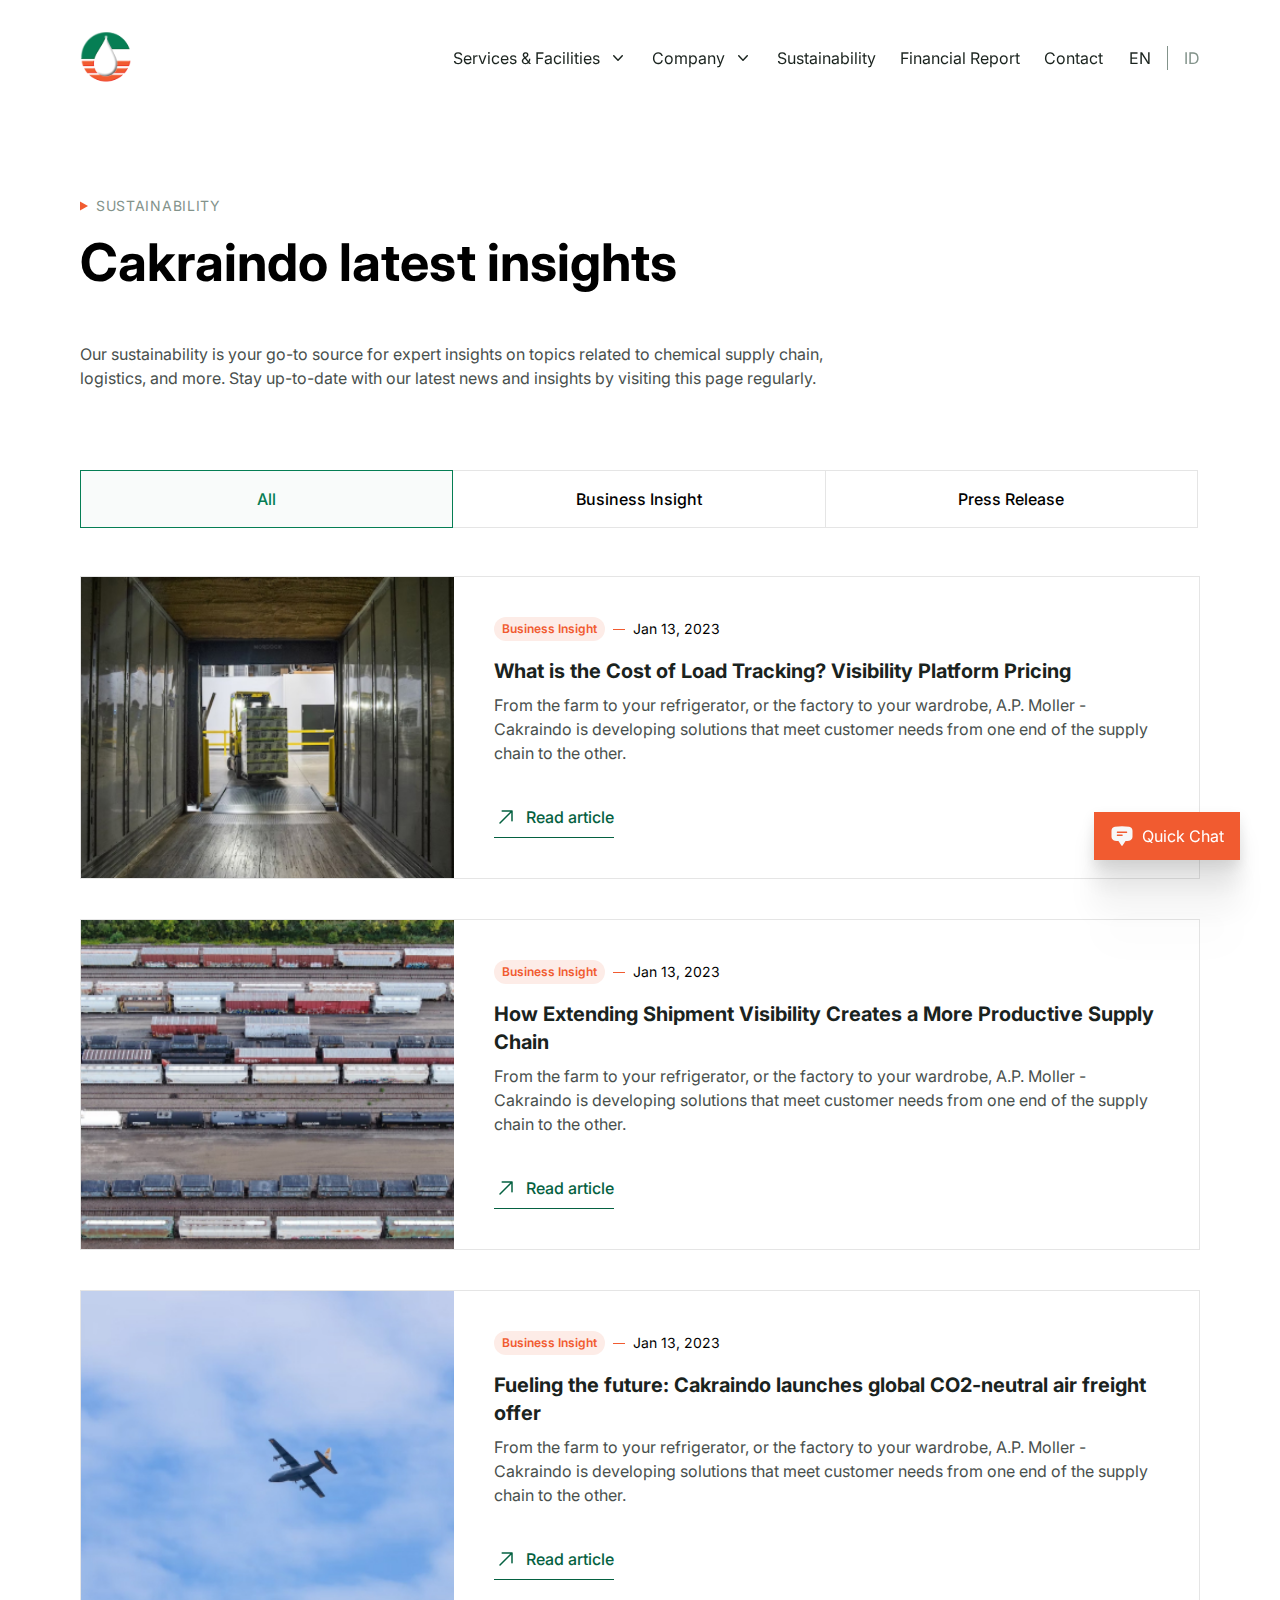
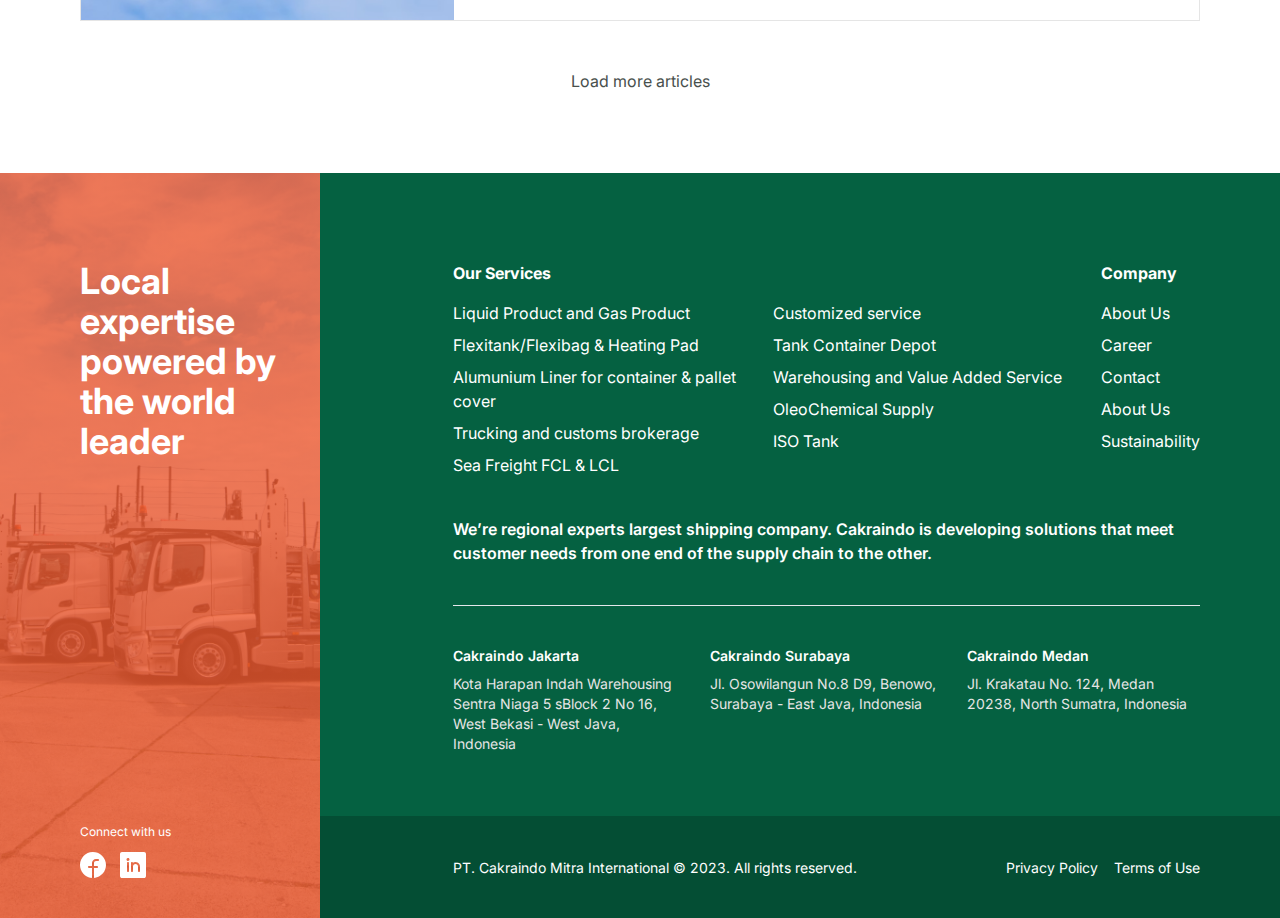
<file: sustainability.html>
<!doctype html>
<html class="font-inter">
<head>
  <meta charset="UTF-8">
  <meta name="viewport" content="width=device-width, initial-scale=1.0">
  <title>Cakraindo</title>
  <link rel="preconnect" href="https://fonts.googleapis.com">
  <link rel="preconnect" href="https://fonts.gstatic.com" crossorigin>
  <link href="https://fonts.googleapis.com/css2?family=Inter:wght@400;500;600;700&display=swap" rel="stylesheet">
  <link href="styles/main.css" rel="stylesheet">
  <link href="styles/custom.css" rel="stylesheet">
</head>
<body class="">
  <header class="header pt-8 pb-8 w-full fixed z-[999]">
    <div class="container mx-auto">
      <div class="flex w-full justify-between items-center">
        <a href="index.html" class="header-logo w-1/3">
          <img src="images/cakraindo-logo.svg" alt="logo" class="h-[52px]">
        </a>
        <div class="header-right flex flex-1 align-middle justify-between w-2/3">
          <nav class="nav flex items-center gap-6 justify-content-center text-dark900">
            <div class="has-sub flex items-center justify-between gap-2">
              <a class="nav-link active" href="#">Services & Facilities</a>
              <svg class="h-5 w-5 flex-none" viewBox="0 0 20 20" fill="currentColor" aria-hidden="true">
                <path fill-rule="evenodd" d="M5.23 7.21a.75.75 0 011.06.02L10 11.168l3.71-3.938a.75.75 0 111.08 1.04l-4.25 4.5a.75.75 0 01-1.08 0l-4.25-4.5a.75.75 0 01.02-1.06z" clip-rule="evenodd" />
              </svg>
              <div class="mega-submenu flex w-full fixed left-0 top-[117px] bg-white min-h-[23rem]">
                <div class="container mx-auto flex items-center">
                  <div class="w-1/3 pr-20 py-10 bg-[#F9FBFA] h-full border-r-2 border-#E5E5E5">
                    <h2 class="text-4xl font-bold mb-6 text-dark900">Services & <br>Facilities</h2>
                    <p class="text-dark700">We specialize in providing one-stop service for sea and land transportation of dangerous goods and general cargo in domestic and international market.</p>

                  </div>
                  <div class="nav-sub w-2/3 pl-20 pr-5 py-10 h-full columns-2">
                    <a href="single-service.html" class="sub-item font-medium pr-8 mb-6 text-dark700 hover:text-green500">Liquid Product and Gas product </a>
                    <a href="single-service.html" class="sub-item font-medium pr-8 mb-6 text-dark700 hover:text-green500">Flexitank/ Flexibag & Heating Pad</a>
                    <a href="single-service.html" class="sub-item font-medium pr-8 mb-6 text-dark700 hover:text-green500">Aluminium Liner for container & pallet cover</a>
                    <a href="single-service.html" class="sub-item font-medium pr-8 mb-6 text-dark700 hover:text-green500">Trucking and customs brokerage</a>
                    <a href="single-service.html" class="sub-item font-medium pr-8 mb-6 text-dark700 hover:text-green500">Sea Freight FCL & LCL</a>
                    <a href="single-service.html" class="sub-item font-medium pr-8 mb-6 text-dark700 hover:text-green500">Interisland transport</a>
                    <a href="single-service.html" class="sub-item font-medium pr-8 mb-6 text-dark700 hover:text-green500">Customized service</a>
                    <a href="single-service.html" class="sub-item font-medium pr-8 mb-6 text-dark700 hover:text-green500">Tank Container Depot</a>
                    <a href="single-service.html" class="sub-item font-medium pr-8 mb-6 text-dark700 hover:text-green500">Warehousing and Value Added Service</a>
                    <a href="single-service.html" class="sub-item font-medium pr-8 mb-6 text-dark700 hover:text-green500">OleoChemical Supply</a>
                    <a href="single-service.html" class="sub-item font-medium pr-8 mb-6 text-dark700 hover:text-green500">ISO Tank</a>
                  </div>
                </div>

              </div>
            </div>
            <div class="has-sub flex items-center justify-between gap-2">
              <a class="nav-link" href="#">Company</a>
              <svg class="h-5 w-5 flex-none" viewBox="0 0 20 20" fill="currentColor" aria-hidden="true">
                <path fill-rule="evenodd" d="M5.23 7.21a.75.75 0 011.06.02L10 11.168l3.71-3.938a.75.75 0 111.08 1.04l-4.25 4.5a.75.75 0 01-1.08 0l-4.25-4.5a.75.75 0 01.02-1.06z" clip-rule="evenodd" />
              </svg>
              <div class="mega-submenu flex w-full fixed left-0 top-[117px] bg-white min-h-[23rem]">
                <div class="container mx-auto flex items-center">
                  <div class="w-1/3 pr-20 py-10 bg-[#F9FBFA] h-full border-r-2 border-#E5E5E5">
                    <h2 class="text-4xl font-bold mb-6 text-dark900">Company</h2>
                    <p class="text-dark700">PT Cakraindo Mitra International is a leading chemical supply chain service provider in Indonesia. </p>
                  </div>
                  <div class="nav-sub w-2/3 pl-20 pr-5 py-10 h-full columns-2">
                    <div class="">
                      <a href="about.html" class="block mb-2 sub-item text-xl text-dark700 font-medium hover:text-green500">About Us</a>
                      <p class="text-dark400">We focused on liquid chemical, gas, fuel, food product specialised in safe bulk movement.</p>
                    </div>
                    <div class="">
                      <a href="careers.html" class="block mb-2 sub-item text-xl text-dark700 font-medium hover:text-green500">Career</a>
                      <p class="text-dark400">We focused on liquid chemical, gas, fuel, food product specialised in safe bulk movement.</p>
                    </div>
                  </div>
                </div>

              </div>
            </div>
            <a class="nav-link disabled" href="sustainability.html">Sustainability</a>
            <a class="nav-link disabled" href="financial-report.html">Financial Report</a>
            <a class="nav-link disabled" href="contact.html">Contact</a>
          </nav>
          <div class="header-lang flex justify-center align-middle text-dark900">
            <a href="#" class="selected">EN</a>
            <i class="block h-[1.5rem] w-[1px] mx-4 bg-dark400"></i>
            <a href="#" class="text-dark400">ID</a>
          </div>
        </div>
      </div>

      <div class="burger xl:hidden cursor-pointer">
        <span class="block w-[27px] h-[2px] bg-red-500 mb-2 bg-green700"></span>
        <span class="block w-[27px] h-[2px] bg-red-500 mb-2 bg-green700"></span>
      </div>

    </div>
  </header>
  <main class="sustainability">

    <section class="pt-[12.25rem]">
      <div class="container mx-auto flex mb-20">
        <div class="w-8/12">
          <div class="subtitle flex items-center gap-2 mb-2">
            <svg xmlns="http://www.w3.org/2000/svg" width="8" height="10" viewBox="0 0 8 10" fill="none">
              <path d="M8 5L-3.93402e-07 9.5L0 0.5L8 5Z" fill="#F15B30"/>
            </svg>
            <span class="text-dark400 tracking-wider text-sm">SUSTAINABILITY</span>
          </div>
          <h1 class="text-[52px] mb-10 font-bold leading-normal">Cakraindo latest insights</h1>
          <p class="text-dark700">Our sustainability is your go-to source for expert insights on topics related to chemical supply chain, logistics, and more. Stay up-to-date with our latest news and insights by visiting this page regularly.</p>
        </div>

      </div>
      <div class="container mx-auto mb-20">
        <div class="category-tab w-full text-center flex">
          <a href="#" class="active relative w-4/12 p-4 border font-medium border-dark100 ease-in-out hover:border-green500 hover:bg-[#F9FBFA] hover:text-green500 hover:z-10">All</a>
          <a href="#" class="relative w-4/12 p-4 ml-[-1px] border font-medium border-dark100 ease-in-out hover:border-green500 hover:bg-[#F9FBFA] hover:text-green500 hover:z-10">Business Insight</a>
          <a href="#" class="relative w-4/12 p-4 ml-[-1px] border font-medium border-dark100 ease-in-out hover:border-green500 hover:bg-[#F9FBFA] hover:text-green500 hover:z-10">Press Release</a>
        </div>
        <div class="insight-wrap pt-12">

          <div class="insight-card flex items-stretch border border-dark100 bg-white mb-10" >
            <div class="thumbnail w-4/12">
              <img class="w-full h-full object-cover" src="images/home-insight-1.jpg" alt="thumbnail">
            </div>
            <div class="content bg-white w-8/12 p-10 flex flex-col">
              <div class="meta flex items-center gap-2 mb-4 ">
                <a href="#" class="tag px-2 py-1 bg-[#FDECE7] text-orange text-xs font-semibold rounded-full">Business Insight</a>
                <span class="des w-3 h-[1px] bg-orange"></span>
                <span class="date text-sm text-dar400">Jan 13, 2023</span>
              </div>
              <h3 class=" text-dark900 mb-2">
                <a href="#" class="text-xl font-bold">What is the Cost of Load Tracking? Visibility Platform Pricing</a>
              </h3>
              <div class="shortdesc text-dark700 mb-10">
                <p>From the farm to your refrigerator, or the factory to your wardrobe, A.P. Moller - Cakraindo is developing solutions that meet customer needs from one end of the supply chain to the other.</p>
              </div>
              <a href="sustainability-detail.html" class="block read-article mt-auto">Read article</a>
            </div>
          </div>

          <div class="insight-card flex items-stretch border border-dark100 bg-white mb-10">
            <div class="thumbnail w-4/12">
              <img class="w-full h-full object-cover" src="images/home-insight-2.jpg" alt="thumbnail">
            </div>
            <div class="content bg-white w-8/12 p-10 flex flex-col">
              <div class="meta flex items-center gap-2 mb-4 ">
                <a href="#" class="tag px-2 py-1 bg-[#FDECE7] text-orange text-xs font-semibold rounded-full">Business Insight</a>
                <span class="des w-3 h-[1px] bg-orange"></span>
                <span class="date text-sm text-dar400">Jan 13, 2023</span>
              </div>
              <h3 class=" text-dark900 mb-2">
                <a href="#" class="text-xl font-bold">How Extending Shipment Visibility Creates a More Productive Supply Chain</a>
              </h3>
              <div class="shortdesc text-dark700 mb-10">
                <p>From the farm to your refrigerator, or the factory to your wardrobe, A.P. Moller - Cakraindo is developing solutions that meet customer needs from one end of the supply chain to the other.</p>
              </div>
              <a href="sustainability-detail.html" class="block read-article mt-auto">Read article</a>
            </div>
          </div>

          <div class="insight-card flex items-stretch border border-dark100 bg-white">
            <div class="thumbnail w-4/12">
              <img class="w-full h-full object-cover" src="images/home-insight-3.jpg" alt="thumbnail">
            </div>
            <div class="content bg-white w-8/12 p-10 flex flex-col">
              <div class="meta flex items-center gap-2 mb-4 ">
                <a href="#" class="tag px-2 py-1 bg-[#FDECE7] text-orange text-xs font-semibold rounded-full">Business Insight</a>
                <span class="des w-3 h-[1px] bg-orange"></span>
                <span class="date text-sm text-dar400">Jan 13, 2023</span>
              </div>
              <h3 class=" text-dark900 mb-2">
                <a href="#" class="text-xl font-bold">Fueling the future: Cakraindo launches global CO2-neutral air freight offer</a>
              </h3>
              <div class="shortdesc text-dark700 mb-10">
                <p>From the farm to your refrigerator, or the factory to your wardrobe, A.P. Moller - Cakraindo is developing solutions that meet customer needs from one end of the supply chain to the other.</p>
              </div>
              <a href="sustainability-detail.html" class="block read-article mt-auto">Read article</a>
            </div>
          </div>

        </div>

        <div class="loadmore text-center container mx-auto mt-12">
          <span class="text-dark700">Load more articles</span>
        </div>
      </div>
    </section>

  </main>

  <div class="chatbox fixed right-10 bottom-10 z-20">
    <div class="btn-chat bg-orange text-white flex gap-2 items-center justify-center px-4 py-3 hover:cursor-pointer" style=" box-shadow: 0px 92px 37px rgba(0, 0, 0, 0.01), 0px 52px 31px rgba(0, 0, 0, 0.05), 0px 23px 23px rgba(0, 0, 0, 0.09), 0px 6px 13px rgba(0, 0, 0, 0.1), 0px 0px 0px rgba(0, 0, 0, 0.1)">
      <svg xmlns="http://www.w3.org/2000/svg" width="24" height="24" viewBox="0 0 24 24" fill="none">
        <path fill-rule="evenodd" clip-rule="evenodd" d="M4.848 2.771C7.21613 2.4234 9.60649 2.24927 12 2.25C14.43 2.25 16.817 2.428 19.152 2.77C21.13 3.062 22.5 4.794 22.5 6.74V12.76C22.5 14.706 21.13 16.438 19.152 16.73C17.9983 16.8991 16.8389 17.0268 15.676 17.113C15.6168 17.1169 15.5593 17.1342 15.5079 17.1637C15.4564 17.1931 15.4123 17.234 15.379 17.283L12.624 21.416C12.5555 21.5187 12.4627 21.6029 12.3539 21.6612C12.245 21.7194 12.1235 21.7499 12 21.7499C11.8765 21.7499 11.755 21.7194 11.6461 21.6612C11.5373 21.6029 11.4445 21.5187 11.376 21.416L8.621 17.283C8.58768 17.234 8.54361 17.1931 8.49214 17.1637C8.44068 17.1342 8.38317 17.1169 8.324 17.113C7.16113 17.0265 6.00172 16.8984 4.848 16.729C2.87 16.439 1.5 14.705 1.5 12.759V6.741C1.5 4.795 2.87 3.061 4.848 2.771ZM6.75 8.25C6.75 8.05109 6.82902 7.86032 6.96967 7.71967C7.11032 7.57902 7.30109 7.5 7.5 7.5H16.5C16.6989 7.5 16.8897 7.57902 17.0303 7.71967C17.171 7.86032 17.25 8.05109 17.25 8.25C17.25 8.44891 17.171 8.63968 17.0303 8.78033C16.8897 8.92098 16.6989 9 16.5 9H7.5C7.30109 9 7.11032 8.92098 6.96967 8.78033C6.82902 8.63968 6.75 8.44891 6.75 8.25ZM7.5 10.5C7.30109 10.5 7.11032 10.579 6.96967 10.7197C6.82902 10.8603 6.75 11.0511 6.75 11.25C6.75 11.4489 6.82902 11.6397 6.96967 11.7803C7.11032 11.921 7.30109 12 7.5 12H12C12.1989 12 12.3897 11.921 12.5303 11.7803C12.671 11.6397 12.75 11.4489 12.75 11.25C12.75 11.0511 12.671 10.8603 12.5303 10.7197C12.3897 10.579 12.1989 10.5 12 10.5H7.5Z" fill="#F7F7F7"/>
        </svg>
      <span>Quick Chat</span>
    </div>
    <div class="windowchat1 bg-white p-4 w-[15.625rem] fixed right-10 bottom-[8.5rem] text-sm" style="box-shadow: 0px 128px 51px rgba(0, 0, 0, 0.01);">
      <p class="text-dark700 mb-4"><b class="text-dark900">Welcome to Cakraindo!</b> Is there anything we can help you with?</p>

      <a href="#" class="font-sm p-3 bg-green500 text-white w-full flex justify-between items-center mb-3">
        <span>Services Ordering</span>
        <svg xmlns="http://www.w3.org/2000/svg" width="12" height="14" viewBox="0 0 12 14" fill="none">
          <path d="M11.3538 4.14625L7.85375 0.64625C7.80728 0.599833 7.75212 0.563026 7.69143 0.537932C7.63073 0.512838 7.56568 0.499949 7.5 0.5H1.5C1.23478 0.5 0.98043 0.605357 0.792893 0.792893C0.605357 0.98043 0.5 1.23478 0.5 1.5V12.5C0.5 12.7652 0.605357 13.0196 0.792893 13.2071C0.98043 13.3946 1.23478 13.5 1.5 13.5H10.5C10.7652 13.5 11.0196 13.3946 11.2071 13.2071C11.3946 13.0196 11.5 12.7652 11.5 12.5V4.5C11.5001 4.43432 11.4872 4.36927 11.4621 4.30858C11.437 4.24788 11.4002 4.19272 11.3538 4.14625ZM8 10H4C3.86739 10 3.74021 9.94732 3.64645 9.85355C3.55268 9.75979 3.5 9.63261 3.5 9.5C3.5 9.36739 3.55268 9.24021 3.64645 9.14645C3.74021 9.05268 3.86739 9 4 9H8C8.13261 9 8.25979 9.05268 8.35355 9.14645C8.44732 9.24021 8.5 9.36739 8.5 9.5C8.5 9.63261 8.44732 9.75979 8.35355 9.85355C8.25979 9.94732 8.13261 10 8 10ZM8 8H4C3.86739 8 3.74021 7.94732 3.64645 7.85355C3.55268 7.75979 3.5 7.63261 3.5 7.5C3.5 7.36739 3.55268 7.24021 3.64645 7.14645C3.74021 7.05268 3.86739 7 4 7H8C8.13261 7 8.25979 7.05268 8.35355 7.14645C8.44732 7.24021 8.5 7.36739 8.5 7.5C8.5 7.63261 8.44732 7.75979 8.35355 7.85355C8.25979 7.94732 8.13261 8 8 8ZM7.5 4.5V1.75L10.25 4.5H7.5Z" fill="white"/>
          </svg>
      </a>
      <a href="#" class="font-sm p-3 bg-green500 text-white w-full flex justify-between items-center">
        <span>Ask General Information</span>
        <svg xmlns="http://www.w3.org/2000/svg" width="16" height="16" viewBox="0 0 16 16" fill="none">
          <path d="M8 1.5C6.71442 1.5 5.45772 1.88122 4.3888 2.59545C3.31988 3.30968 2.48676 4.32484 1.99479 5.51256C1.50282 6.70028 1.37409 8.00721 1.6249 9.26809C1.8757 10.529 2.49477 11.6872 3.40381 12.5962C4.31285 13.5052 5.47104 14.1243 6.73192 14.3751C7.99279 14.6259 9.29973 14.4972 10.4874 14.0052C11.6752 13.5132 12.6903 12.6801 13.4046 11.6112C14.1188 10.5423 14.5 9.28558 14.5 8C14.4982 6.27665 13.8128 4.62441 12.5942 3.40582C11.3756 2.18722 9.72335 1.50182 8 1.5ZM8 12C7.85167 12 7.70666 11.956 7.58333 11.8736C7.45999 11.7912 7.36386 11.6741 7.30709 11.537C7.25033 11.4 7.23548 11.2492 7.26441 11.1037C7.29335 10.9582 7.36478 10.8246 7.46967 10.7197C7.57456 10.6148 7.7082 10.5434 7.85368 10.5144C7.99917 10.4855 8.14997 10.5003 8.28701 10.5571C8.42406 10.6139 8.54119 10.71 8.6236 10.8333C8.70602 10.9567 8.75 11.1017 8.75 11.25C8.75 11.4489 8.67098 11.6397 8.53033 11.7803C8.38968 11.921 8.19892 12 8 12ZM8.5 8.955V9C8.5 9.13261 8.44732 9.25979 8.35356 9.35355C8.25979 9.44732 8.13261 9.5 8 9.5C7.86739 9.5 7.74022 9.44732 7.64645 9.35355C7.55268 9.25979 7.5 9.13261 7.5 9V8.5C7.5 8.36739 7.55268 8.24021 7.64645 8.14645C7.74022 8.05268 7.86739 8 8 8C8.82688 8 9.5 7.4375 9.5 6.75C9.5 6.0625 8.82688 5.5 8 5.5C7.17313 5.5 6.5 6.0625 6.5 6.75V7C6.5 7.13261 6.44732 7.25979 6.35356 7.35355C6.25979 7.44732 6.13261 7.5 6 7.5C5.86739 7.5 5.74022 7.44732 5.64645 7.35355C5.55268 7.25979 5.5 7.13261 5.5 7V6.75C5.5 5.50938 6.62125 4.5 8 4.5C9.37875 4.5 10.5 5.50938 10.5 6.75C10.5 7.83625 9.64 8.74563 8.5 8.955Z" fill="white"/>
          </svg>
      </a>
    </div>
    <div class="windowchat2 bg-white p-4 w-[15.625rem] fixed right-10 bottom-[8.5rem] text-sm" style="box-shadow: 0px 128px 51px rgba(0, 0, 0, 0.01);">
      <a href="#" class="back inline-block text-xs text-green500 border-b-[1px] border-transparent font-medium pl-5 group relative hover:border-green500 mb-4">
        <svg class="absolute top-[2px] left-0 transition-all group-hover:-rotate-45" xmlns="http://www.w3.org/2000/svg" width="10" height="10" viewBox="0 0 10 10" fill="none">
          <path d="M3.49972 4V10.5C3.49972 10.6326 3.5524 10.7598 3.64617 10.8536C3.73994 10.9473 3.86711 11 3.99972 11C4.13233 11 4.25951 10.9473 4.35328 10.8536C4.44704 10.7598 4.49972 10.6326 4.49972 10.5V5.20687L11.646 12.3538C11.7398 12.4476 11.867 12.5003 11.9997 12.5003C12.1324 12.5003 12.2597 12.4476 12.3535 12.3538C12.4473 12.2599 12.5 12.1327 12.5 12C12.5 11.8673 12.4473 11.7401 12.3535 11.6462L5.2066 4.5H10.4997C10.6323 4.5 10.7595 4.44732 10.8533 4.35355C10.947 4.25979 10.9997 4.13261 10.9997 4C10.9997 3.86739 10.947 3.74021 10.8533 3.64645C10.7595 3.55268 10.6323 3.5 10.4997 3.5H3.99972C3.86711 3.5 3.73994 3.55268 3.64617 3.64645C3.5524 3.74021 3.49972 3.86739 3.49972 4Z" fill="#067E54"/>
          </svg>
        <span>Back</span>
      </a>
      <p class="text-sm text-dark700 mb-4">Please select service category below</p>
      <div class="box-service-cat">
        <b class="text-xs text-dark900">Service category:</b>
        <ul class="text-sm text-dark700">
          <li><a href="#">Liquid Product and Gas product</a></li>
          <li><a href="#">Flexitank/ Flexibag & Heating Pad</a></li>
          <li><a href="#">Aluminium Liner for container & pallet cover</a></li>
          <li><a href="#">Trucking and customs brokerage</a></li>
          <li><a href="#">Sea Freight FCL & LCL</a></li>
          <li><a href="#">Interisland transport</a></li>
          <li><a href="#">Customized service</a></li>
        </ul>
      </div>
    </div>
  </div>
  <footer class="relative">
    <div class="footer-bg flex absolute left-0 top-0 w-full h-full">
      <div class="bg-left w-3/12" style="background-image: url(images/group-trucks-parked-line-truck-stop.jpg);background-repeat: no-repeat;background-size: cover;"></div>
      <div class="bg-right w-9/12 bg-green700"></div>
    </div>
    <div class="container mx-auto flex justify-between relative z-10 pt-[88px] h-full">
      <div class="fc-left w-3/12 flex flex-col justify-between pb-10">
        <h3 class="text-4xl font-bold text-white max-w-[248px]">Local expertise powered by the world leader</h3>
        <div class="conenctwus mt-auto">
          <span class="block text-white text-xs mb-3">Connect with us</span>
          <div class="socmedwrap flex items-center gap-[14px]">
            <a href="#" target="_blank" class="block w-[26px] h-[26px]">
              <svg xmlns="http://www.w3.org/2000/svg" width="26" height="26" viewBox="0 0 26 26" fill="none">
                <path d="M25.9999 13C25.9959 16.1772 24.8301 19.2433 22.7223 21.6208C20.6145 23.9982 17.7101 25.5228 14.5562 25.9075C14.486 25.9154 14.4149 25.9084 14.3475 25.8869C14.2802 25.8653 14.2182 25.8297 14.1657 25.7825C14.1131 25.7353 14.0712 25.6774 14.0426 25.6128C14.014 25.5481 13.9995 25.4781 13.9999 25.4075V16H16.9999C17.137 16.0003 17.2727 15.9724 17.3986 15.918C17.5244 15.8637 17.6378 15.784 17.7315 15.6841C17.8253 15.5841 17.8975 15.4659 17.9437 15.3368C17.9899 15.2077 18.009 15.0705 17.9999 14.9337C17.9779 14.6766 17.8592 14.4373 17.6679 14.2641C17.4766 14.0909 17.2268 13.9965 16.9687 14H13.9999V11C13.9999 10.4695 14.2107 9.96083 14.5857 9.58576C14.9608 9.21068 15.4695 8.99997 15.9999 8.99997H17.9999C18.137 9.00027 18.2727 8.97238 18.3986 8.91804C18.5244 8.86369 18.6378 8.78405 18.7315 8.68405C18.8253 8.58406 18.8975 8.46586 18.9437 8.33678C18.9899 8.2077 19.009 8.07051 18.9999 7.93372C18.9778 7.67614 18.8588 7.43653 18.667 7.26323C18.4751 7.08994 18.2247 6.99586 17.9662 6.99997H15.9999C14.9391 6.99997 13.9217 7.4214 13.1715 8.17154C12.4214 8.92169 11.9999 9.9391 11.9999 11V14H8.99994C8.86286 13.9997 8.72717 14.0276 8.60132 14.0819C8.47546 14.1362 8.36212 14.2159 8.26834 14.3159C8.17456 14.4159 8.10234 14.5341 8.05617 14.6632C8.01 14.7922 7.99086 14.9294 7.99994 15.0662C8.02206 15.3238 8.14105 15.5634 8.3329 15.7367C8.52476 15.91 8.77519 16.0041 9.03369 16H11.9999V25.41C12.0004 25.4805 11.9859 25.5504 11.9574 25.6149C11.9289 25.6795 11.887 25.7373 11.8346 25.7845C11.7822 25.8317 11.7204 25.8673 11.6532 25.8889C11.5861 25.9106 11.5151 25.9177 11.4449 25.91C8.20664 25.5156 5.2344 23.9198 3.11654 21.4386C0.998674 18.9573 -0.110452 15.7713 0.00869322 12.5112C0.258693 5.76122 5.72619 0.273718 12.4812 0.0112183C14.2301 -0.0565241 15.9746 0.229157 17.6105 0.851174C19.2464 1.47319 20.7401 2.41877 22.0021 3.63134C23.2642 4.84391 24.2687 6.29857 24.9556 7.90831C25.6425 9.51805 25.9977 11.2498 25.9999 13Z" fill="white"/>
                </svg>
            </a>
            <a href="#" target="_blank" class="block w-[26px] h-[26px]">
              <svg xmlns="http://www.w3.org/2000/svg" width="26" height="26" viewBox="0 0 26 26" fill="none">
                <path d="M24 0H2C1.46957 0 0.960859 0.210714 0.585786 0.585786C0.210714 0.960859 0 1.46957 0 2V24C0 24.5304 0.210714 25.0391 0.585786 25.4142C0.960859 25.7893 1.46957 26 2 26H24C24.5304 26 25.0391 25.7893 25.4142 25.4142C25.7893 25.0391 26 24.5304 26 24V2C26 1.46957 25.7893 0.960859 25.4142 0.585786C25.0391 0.210714 24.5304 0 24 0ZM9 19C9 19.2652 8.89464 19.5196 8.70711 19.7071C8.51957 19.8946 8.26522 20 8 20C7.73478 20 7.48043 19.8946 7.29289 19.7071C7.10536 19.5196 7 19.2652 7 19V11C7 10.7348 7.10536 10.4804 7.29289 10.2929C7.48043 10.1054 7.73478 10 8 10C8.26522 10 8.51957 10.1054 8.70711 10.2929C8.89464 10.4804 9 10.7348 9 11V19ZM8 9C7.70333 9 7.41332 8.91203 7.16665 8.7472C6.91997 8.58238 6.72771 8.34811 6.61418 8.07403C6.50065 7.79994 6.47094 7.49834 6.52882 7.20736C6.5867 6.91639 6.72956 6.64912 6.93934 6.43934C7.14912 6.22956 7.41639 6.0867 7.70736 6.02882C7.99834 5.97094 8.29994 6.00065 8.57403 6.11418C8.84811 6.22771 9.08238 6.41997 9.2472 6.66665C9.41203 6.91332 9.5 7.20333 9.5 7.5C9.5 7.89782 9.34196 8.27936 9.06066 8.56066C8.77936 8.84196 8.39782 9 8 9ZM20 19C20 19.2652 19.8946 19.5196 19.7071 19.7071C19.5196 19.8946 19.2652 20 19 20C18.7348 20 18.4804 19.8946 18.2929 19.7071C18.1054 19.5196 18 19.2652 18 19V14.5C18 13.837 17.7366 13.2011 17.2678 12.7322C16.7989 12.2634 16.163 12 15.5 12C14.837 12 14.2011 12.2634 13.7322 12.7322C13.2634 13.2011 13 13.837 13 14.5V19C13 19.2652 12.8946 19.5196 12.7071 19.7071C12.5196 19.8946 12.2652 20 12 20C11.7348 20 11.4804 19.8946 11.2929 19.7071C11.1054 19.5196 11 19.2652 11 19V11C11.0012 10.7551 11.0923 10.5191 11.256 10.3369C11.4197 10.1546 11.6446 10.0388 11.888 10.0114C12.1314 9.98392 12.3764 10.0468 12.5765 10.188C12.7767 10.3292 12.918 10.539 12.9738 10.7775C13.6502 10.3186 14.4389 10.0526 15.2552 10.0081C16.0714 9.96368 16.8844 10.1424 17.6067 10.5251C18.329 10.9078 18.9335 11.48 19.3551 12.1803C19.7768 12.8806 19.9997 13.6825 20 14.5V19Z" fill="white"/>
                </svg>
            </a>
          </div>
        </div>
      </div>
      <div class="fc-right w-8/12">
        <div class="footer-nav flex justify-between gap-6 mb-10">
          <div class="nav-group">
            <b class="block mb-4 text-white">Our Services</b>
            <ul class="columns-2 text-white">
              <li class="mb-3"><a href="#">Liquid Product and Gas Product</a></li>
              <li class="mb-3"><a href="#">Flexitank/Flexibag & Heating Pad</a></li>
              <li class="mb-3"><a href="#">Alumunium Liner for container & pallet cover</a></li>
              <li class="mb-3"><a href="#">Trucking and customs brokerage</a></li>
              <li class="mb-3"><a href="#">Sea Freight FCL & LCL</a></li>
              <li class="mb-3"><a href="#">Customized service</a></li>
              <li class="mb-3"><a href="#">Tank Container Depot</a></li>
              <li class="mb-3"><a href="#">Warehousing and Value Added Service</a></li>
              <li class="mb-3"><a href="#">OleoChemical Supply</a></li>
              <li><a href="#">ISO Tank</a></li>
            </ul>
          </div>
          <div class="nav-group">
            <b class="block mb-4 text-white">Company</b>
            <ul class="text-white">
              <li class="mb-3"><a href="#">About Us</a></li>
              <li class="mb-3"><a href="#">Career</a></li>
              <li class="mb-3"><a href="#">Contact</a></li>
              <li class="mb-3"><a href="#">About Us</a></li>
              <li><a href="#">Sustainability</a></li>
            </ul>
          </div>
        </div>
        <div class="footer-note text-white font-semibold">
          <p>We’re regional experts largest shipping company. Cakraindo is developing solutions that meet customer needs from one end of the supply chain to the other.</p>
        </div>
        <hr class="my-10 bg-white">
        <div class="branch-address flex justify-between gap-6 mb-16">
          <div class="branch-item w-4/12">
            <b class="block mb-2 text-sm capitalize text-white font-semibold">Cakraindo Jakarta</b>
            <address class="text-dark100 text-sm not-italic">Kota Harapan Indah Warehousing Sentra Niaga 5 sBlock 2 No 16, West Bekasi - West Java, Indonesia</address>
          </div>
          <div class="branch-item w-4/12">
            <b class="block mb-2 text-sm capitalize text-white font-semibold">Cakraindo surabaya</b>
            <address class="text-dark100 text-sm not-italic">Jl. Osowilangun No.8 D9, Benowo,
              Surabaya - East Java, Indonesia</address>
          </div>
          <div class="branch-item w-4/12">
            <b class="block mb-2 text-sm capitalize text-white font-semibold">Cakraindo medan</b>
            <address class="text-dark100 text-sm not-italic">Jl. Krakatau No. 124, Medan 20238,
              North Sumatra, Indonesia</address>
          </div>
        </div>
        <div class="footer-bottom bg-[#044E34] flex justify-between py-10 text-sm">
          <div class="cpyright text-white">PT. Cakraindo Mitra International © 2023. All rights reserved.</div>
          <div class="pptou text-white flex gap-4">
            <a href="#">Privacy Policy</a>
            <a href="#">Terms of Use</a>
          </div>
        </div>
      </div>
    </div>
  </footer>

  <script src="plugins/jquery/jquery-3.4.1.min.js"></script>
  <script src="scripts/main.js"></script>
</body>

</html>
</file>
<file: styles/custom.css>
/* Custom Lity */
.lity-iframe .lity-container, .lity-youtube .lity-container, .lity-vimeo .lity-container, .lity-facebookvideo .lity-container, .lity-googlemaps .lity-container{
  max-width: 90vw;
}

/* Animation */
@-webkit-keyframes pulse2 { 0% { box-shadow: 0 0 0 0 rgba(255, 255, 255, 0.5); }
  70% { box-shadow: 0 0 0 16px rgba(255, 255, 255, 0); }
  100% { box-shadow: 0 0 0 0 rgba(255, 255, 255, 0); } }

@keyframes pulse2 { 0% { box-shadow: 0 0 0 0 rgba(255, 255, 255, 0.5); }
  70% { box-shadow: 0 0 0 16px rgba(255, 255, 255, 0); }
  100% { box-shadow: 0 0 0 0 rgba(255, 255, 255, 0); } }



/* Custom Container */
/* .container {
  width: 100%;
  padding-right: 0.75rem;
  padding-left: 0.75rem;
}

@media (min-width: 640px) {
  .container {
    max-width: 640px;
    padding-right: 2rem;
    padding-left: 2rem;
  }
}

@media (min-width: 768px) {
  .container {
    max-width: 768px;
  }
}

@media (min-width: 1024px) {
  .container {
    max-width: 1024px;
  }
}

@media (min-width: 1280px) {
  .container {
    max-width: 1224px;
    padding-right: 5rem;
    padding-left: 5rem;
  }
}

@media (min-width: 1536px) {
  .container {
    max-width: 1224px;
    padding-right: 6rem;
    padding-left: 6rem;
  }
} */



.swiper {
  width: 100%;
  height: 400px;
}

.swiper-slide .box-item{
  position: relative;
}

.swiper-slide .box-item:hover{
  cursor: pointer;
}
.swiper-slide .box-item:hover:after{
  opacity: 1;
  visibility: visible;
}

.swiper-slide .box-item:hover .box-content .misc{
  opacity: 1;
  visibility: visible;
  max-height: max-content;
  /* padding-top: 1rem; */
  transform: translateY(0);
}
.swiper-slide .box-item:before{
  content:"";
  width: 100%;
  height: 100%;
  position: absolute;
  top: 0;
  left: 0;
  background: linear-gradient(0deg, rgba(26, 35, 30, 0.4), rgba(26, 35, 30, 0.4)), url(image.png);
  transition: all .3s ease-in-out;
}
.swiper-slide .box-item:after{
  content:"";
  width: 100%;
  height: 100%;
  position: absolute;
  top: 0;
  left: 0;
  background: linear-gradient(0deg, rgba(26, 35, 30, 0.4), rgba(26, 35, 30, 0.4)), linear-gradient(1.67deg, #1A231E 6.36%, rgba(26, 35, 30, 0) 86.78%);
  opacity: 0;
  visibility: hidden;
  transition: all .3s ease-in-out;
}

.swiper-slide .box-item .box-content{
  padding-bottom: 0;
}
.swiper-slide .box-item .box-content h3{
  margin-bottom: 1.5rem;
}
.swiper-slide .box-item .box-content .misc {
  max-height: 0;
  opacity: 0;
  visibility: hidden;
  transition: all .3s ease-in-out;
  /* transform: translateY(50px); */
}

.swiper-button-next:after,
.swiper-button-prev:after{
  display: none;
}
.swiper-button-next,
.swiper-button-prev{
  width: 2rem;
  height: 2rem;
  top: inherit;
  left: inherit;
  right: inherit;
  margin-top: 0;
}
.swiper-button-next.swiper-button-disabled,
.swiper-button-prev.swiper-button-disabled{
  opacity: 1;
}
.swiper-button-next.swiper-button-disabled svg path,
.swiper-button-prev.swiper-button-disabled svg path{
  fill: rgba(229, 229, 229, 1);
}

.pgrogressbar{
  width: calc(100% - 7.5rem);
  background: #E5E5E5;
  position: relative;
}
.pgrogressbar span{
  height: 100%;
  background: #056141;
  width: 0;
  transition: all .3s ease-in-out
}

.navigation .arrow svg{
  width: 32px;
  height: 32px;

}

.btn-play{
  border-radius: 50%;
}

.btn-play:hover{
  box-shadow: 0 0 0 rgba(0, 95, 191, 0.8);
  animation: pulse2 2s infinite;
}

.header{
  transition: all .3s ease-in-out;
}

.header.fixedtop{
  background: #FFF;
  padding: 1rem 0;
  border-bottom: 1px solid #E5E5E5;
}

.header.fixedtop .nav,
.header.fixedtop .header-lang a{
  color: #1A231E;
}
.header.fixedtop .header-lang i{
  background: #1A231E;
}

.header.fixedtop .burger span{
  background: #056141;
}

.header.fixedtop .mega-submenu{
  top: 84px;
  border-top: 1px solid #E5E5E5;
}
.hovered-submenu{
  position: relative;
}
.hovered-submenu:before{
  content:"";
  width: 100%;
  height: 100%;
  position: fixed;
  top: 0;
  left: 0;
  background: #1A231E;
  opacity: .5;
  z-index: 98;
}

.hovered-submenu .header.hovered{
  background: #FFF;
  border-bottom: 1px solid #E5E5E5;
}

.hovered-submenu .header.hovered .nav{
  color: #1A231E;
}

.nav .nav-link:hover{
  text-decoration: underline;
}
.nav .has-sub{
  position: relative;
}
.nav .has-sub:before{
  content: "";
  height: 60px;
  width: 100%;
  position: absolute;
  top: 0;
  left: 0;
}

.nav .has-sub a{
  position: relative;
  z-index: 2;
}

.nav .has-sub:hover .mega-submenu{
  opacity: 1;
  visibility: visible;
  max-height: max-content;
  border-bottom: 1px solid #E5E5E5;
}

.nav .has-sub svg{
  transition: all .3s ease-in-out;
}
.nav .has-sub:hover svg{
  transform: rotate(180deg);
}

.mega-submenu{
  opacity: 0;
  max-height: 0;
  transition: all .3s ease-in-out;
  visibility: hidden;

}
.mega-submenu:before{
  content: "";
  width: 20%;
  height: 100%;
  background: #F9FBFA;
  position: absolute;
  top: 0;
  left: 0;
  z-index: 0;
}
.mega-submenu .sub-item{
  position: relative;
}
.mega-submenu .container{
  position: relative;
  z-index: 2;
}
.mega-submenu .sub-item:hover:after{
opacity: 1;
visibility: visible;
transform: rotate(0deg);
}
.mega-submenu .sub-item:after{
  content: "";
  width: 24px;
  height: 24px;
  background-image: url(../images/arrow-link.svg);
  background-size: contain;
  background-repeat: no-repeat;
  position: absolute;
  opacity: 0;
  visibility: hidden;
  transform: rotate(40deg);
  transition: all .3s ease-in-out;
}

.mega-submenu .nav-sub{
  /* -webkit-column-count: 2;
  -moz-column-count: 2;
  column-count: 2;
  column-gap: 64px; */
}

.mega-submenu .nav-sub a{
  display: block;
}

/* Mobile Menu */
.burger.mobile-menu{

}
.burger.mobile-menu span{
  transition: all .3s ease-in-out;
}
body.menu-open{
  height: 100vh;
  overflow: hidden;
}
body.menu-open .burger span{
  background: #056141;
}
body.menu-open .burger span:nth-child(1){
  position: absolute;
  transform: rotate(-135deg);
  top: 2..5rem;
  right: 0;
}
body.menu-open .burger span:nth-child(2){
  position: absolute;
  transform: rotate(135deg);
  top: 0;
  right: 0;
}

body.menu-open .header{
  background: #FFF;
}
body.menu-open .header-right{
  display: block;
  position: fixed;
  top: 100px;
  left: 0;
  background: #FFF;
  width: 100%;
  height: calc(100vh - 100px);
}
body.menu-open .nav{
  display: block;
  /* max-width: calc(100% - 80px); */
  margin: 0 auto;
  color: #1A231E;
}
body.menu-open .nav .has-sub{
  display: block;
}
body.menu-open .nav .nav-link{
  padding: 16px 40px;
  border-bottom: 1px solid #E5E5E5;
}

body.menu-open .nav .nav-link{
  display: block;
}
body.menu-open .nav .has-sub svg{
  position: absolute;
  top: 20px;
  right: 40px;
  z-index: 3;
}
body.menu-open .nav .has-sub:hover .nav-link{
  background: #F0F6F8;
}
body.menu-open .nav .has-sub:hover .mega-submenu{
  padding: 0 40px;
}

body.menu-open .mega-submenu{
  position: relative;
  width: 100%;
  min-height: 0;
  max-height: 0;
  top: inherit;
  /* border-bottom: 0 !important; */
}
body.menu-open .mega-submenu .container{
  padding-left: 0;
  padding-right: 0;
}
body.menu-open .mega-submenu:before{
  display: none;
}
body.menu-open .mega-submenu .submenutitle{
  display: none;
}
body.menu-open .mega-submenu .nav-sub{
  width: 100%;
  padding: 28px 0;
}




a.read-article{
  padding-left: 2rem;
  position: relative;
  color: #056141;
  padding-bottom: .5rem;
  font-weight: 500;
  border-bottom: 1px solid #056141;
  max-width: max-content;
}
a.read-article:before{
  content: "";
  width: 1.5rem;
  height: 1.5rem;
  position: absolute;
  top: 0;
  left: 0;
  background-image: url(../images/arrow-link-green700.svg);
  background-repeat: no-repeat;
  background-position: center;
  background-size: contain;
  transition: all .3s ease-in-out;
}

a.read-article:hover:before{
  transform: rotate(45deg)
}

.masthead-category span {
  color: #83938B;
}


.masthead-category.active,
.masthead-category:hover
{
  cursor: pointer;
  color: #FFF;
  background: #056141;
}

.masthead-category + .masthead-category{
  border-left: 1px solid rgba(255, 255, 255, 0.5)
}

.masthead-category.active span,
.masthead-category:hover span{
  color: #FFF;
}

.mastehad-small{
  position: relative;
}
.masthead-small:before{
  content:"";
  width: 100%;
  height: 100%;
  position: absolute;
  top: 0;
  left: 0;
  background: linear-gradient(180deg, rgba(26, 35, 30, 0.4) 11.12%, rgba(26, 35, 30, 0) 100%), url(image.png);
}
.home-masthaed{
  position: relative
}

.home-masthaed .loadbar{
  position: absolute;
  top: -2px;
  left: 0;
  width: 100%;
  height: 2px;
}

.home-masthaed .loadbar span{
  display: block;
  width: 0;
  height: 2px;
  background: #FFF;
  transition: all .3s linear
}

.home-aboutus .bg-g{
  position: relative;
}
.home-aboutus .bg-g:before{
  content: "";
  width: 100%;
  max-width: 1224px;
  height: 100%;
  max-height: 450px;
  background-image: url(../images/aksen-h-about.png);
  background-repeat: no-repeat;
  background-size: cover;
  background-position: center;
  position: absolute;
  left: 0;
  bottom: -29px;
  z-index: 0;
}
.home-aboutus div{
  position: relative;
  z-index: 10;
}

.sectors-wrap .sectors-item .thumbnail{
  position: relative;
}
.sectors-wrap .sectors-item .thumbnail:before{
  content:"";
  padding: 28% 0;
  width: 100%;
  display: block;
}
.sectors-wrap .sectors-item .thumbnail img{
  position: absolute;
  top: 0;
  left: 0;
  width: 100%;
  height: 100%;
  object-fit: cover;
}

.facilities-list li{
  margin-bottom: 0 !important;
  font-size: 14px;
  line-height: 20px;
}
.facilities-list li.active, .facilities-list li:hover{
  border-color: #F15B30;
  color: #F15B30;
  font-weight: 500;
}
.benefits-wrap .benefits-item{
  border-right: 1px solid #E5E5E5;
  border-bottom: 1px solid #E5E5E5;
}

.benefits-wrap .benefits-item:nth-child(even){
  /* background: #F5F9FA; */
}

.benefits-wrap .benefits-item:nth-child(3n){
  border-right: 0;
}

.benefits-wrap .benefits-item:nth-last-child(-n+3){
  border-bottom: 0;
}


.contact-form{
  position: relative;
}
.contact-form .container{
  position: relative;
  z-index: 2;
}

.contact-form:after{
  content: "";
  width: 100%;
  height: 100%;
  background-image: url(../images/aksen-h-about.png);
  background-repeat: no-repeat;
  background-size: 90%;
  background-postiong: center;
  position: absolute;
  left: 0;
  bottom: 0;
}

.sustainability .category-tab{
  overflow: hidden;
  overflow-x: auto;
}

.sustainability .category-tab::-webkit-scrollbar {
  height: 5px;
}

.sustainability .category-tab::-webkit-scrollbar-thumb {
  background: #067E54;
}

.sustainability .category-tab::-webkit-scrollbar-thumb:hover {
  background: #F9FBFA;
}

.sustainability .category-tab a{
  flex: 0 0 33.333333%;
}

.sustainability .category-tab a.active{
  background: #F9FBFA;
  border-color: #067E54;
  color: #067E54;
  font-weight: 500;
  z-index: 10;
}

article p:not(:last-child){
  margin-bottom: 2.5rem;
}

article ul[type="a"],
article ol[type="a"]{
  list-style-type: lower-alpha;
  padding-left: 1.25rem;
}

ul[type="circle"]{
  list-style: none;
}
ul[type="circle"] li{
  padding-left: 1.25rem;
  position: relative;
}
ul[type="circle"] li:before{
  content: "";
  width: 6px;
  height: 6px;
  background: #FFF;
  border: 1px solid rgba(6, 126, 84, 1);
  position: absolute;
  top: 8px;
  left: 4px;
  border-radius: 50%;
}

ul li:not(:last-child){
  margin-bottom: .5rem;
}
article ol li:not(:last-child),
article ul li:not(:last-child){

}

article h2{
  font-weight: 700;
  font-size: 36px;
  line-height: 44px;
  color: #1A231E;
  margin-bottom: 1.5rem;
}

article figure img{
  margin-bottom: 8px;
}
article figure figcaption{
  font-size: 14px;
  line-height: 20px;
  color: #83938B;
  text-align: center;
}
.about .masthead .masthead-bg{
  position: relative;
  /* width: 100%;
  height: 100%; */
}
.about .masthead .masthead-bg:before{
  content: "";
  width: 100%;
  height: 100%;
  position: absolute;
  top: 0;
  left: 0;
  background: linear-gradient(1.67deg, #056141 6.36%, rgba(6, 126, 84, 0) 126.62%);
}

.career-card{
  position: relative;
  transition: all .3s ease-in-out;
}
.career-card:hover{
  border-color: #067E54;
  color: #067E54;
  background: #FFFF;
  box-shadow: 0px 4px 10px rgba(229, 229, 229, 0.4), 0px 10px 25px rgba(192, 192, 192, 0.5);
  cursor: pointer;
}
.career-card:hover .title{
  color: #067E54;
}
.career-card .card-bottom svg{
  transition: all .3s ease-in-out;
}
.career-card:hover .card-bottom svg{
  transform: rotate(45deg);
}
.career-card:hover .card-bottom svg path{
  fill: #067E54;
}

.gallery-masonry{
  column-count: 3;
  column-gap: 0;
}
.career-gallery .gallery img{
  width: 100%;
  height: auto;
  object-fit: cover;
  display: block;
}

.gallery-masonry .item{
  display: grid;
  grid-template-rows: 1fr auto;
  break-inside: avoid;
  gap: 0;
  margin: 0;
}
.gallery-masonry .item:nth-child(4){
  grid-row: 2;
}
.gallery-masonry .item img{
  width: 100%;
  display: block;
  grid-row: 1 / 1;
  grid-column: 1;
}

.career-detail .fulldesc{
  position: relative;
}
.career-detail .fulldesc .bg{
  width: 41.9444%;
  height: 100%;
  position: absolute;
  top: 0;
  right: 0;
  background:  linear-gradient(179.82deg, #F0F6F8 0.95%, rgba(240, 246, 248, 0) 96.44%);
}

footer .bg-left{
  position: relative;
}

footer .bg-left:before{
  content: "";
  width: 100%;
  height: 100%;
  position: absolute;
  top: 0;
  left: 0;
  background: linear-gradient(0deg, rgba(241, 91, 48, 0.8), rgba(241, 91, 48, 0.8));
}


footer .bg-right{
  position: relative;
}

footer .bg-right:after{
  content: "";
  width: 100%;
  height: 102px;
  background: #044E34;
  position: absolute;
  right: 0;
  bottom: 0;
}

.footer-nav .nav-group a:hover{
  opacity: .5;
}

.form-control input:active,
.form-control textarea:active,
.form-control select:active,
.form-control textarea:focus,
.form-control select:focus,
.form-control input:focus{
  outline: none;
  border-color: #056141;
}

.windowchat1,
.windowchat2
{
  opacity: 0;
  visibility: hidden;
  transition: all .3s ease-in-out;
  transform: translateY(10px);
}
.windowchat1.show,
.windowchat2.show{
  opacity: 1;
  visibility: visible;
  transform: translateY(0);
}

.windowchat1:after,
.windowchat2:after{
  content: "";
  position: absolute;
  right: 16px;
  bottom: -11px;
  border-style: solid;
  border-width: 12px 7px 0 7px;
  border-color: #ffffff transparent transparent transparent;
}

.box-service-cat{
  height: 12.75rem;
  overflow: auto;
  overflow-x: hidden;
}
.box-service-cat {
  -webkit-font-smoothing: antialiased;
  -moz-osx-font-smoothing: grayscale;
  text-decoration: none;
  font-feature-settings: "kern" 1;
  font-kerning: normal;
}
.box-service-cat::-webkit-scrollbar {
    width: 2px;
    height: 2px;
    background-color: #E5E5E5;
}
.box-service-cat::-webkit-scrollbar-track {
    -webkit-box-shadow: inset 0 0 2px rgba(0, 0, 0, 0.2);
    background-color: #F5F5F5;
}
.box-service-cat::-webkit-scrollbar-thumb {
    background-color: #067E54;
    border-radius: 10px;
    border: 1px #067E54;
}

.box-service-cat ul li{
  font-size: 14px;
  line-height: 20px;
  padding: 6px 0;
  border-bottom: 1px solid #E5E5E5;
  margin-bottom: 0;
}


.services-wrap .services-card .box-img{
  position: relative;
}
.services-wrap .services-card .box-img:before{
  content:"";
  padding: 24.33% 0;
  width: 100%;
  display: block;
}
.services-wrap .services-card .box-img img{
  position: absolute;
  top: 0;
  left: 0;
  width: 100%;
  height: 100%;
  object-fit: cover;
}

.form-control input[disabled]{
  background: rgba(247, 247, 247, 1);
  color: rgba(26, 35, 30, 1);
}

/* Dropdown Style */
.dropdown.bootstrap-select {
  position: relative;
  color: inherit;
}

.dropdown.bootstrap-select select {
  position: absolute;
  bottom: 0;
  left: 50%;
  display: block;
  width: 0.5px;
  height: 100%;
  padding: 0;
  opacity: 0;
  border: none;
  visibility: hidden;
}

.dropdown.bootstrap-select .btn.dropdown-toggle {
  cursor: pointer;
  background: transparent;
  border: 0;
  border-bottom: 1px solid gray;
  border-radius: 4px;
  font-size: 16px;
  line-height: 148%;
  height: rem(48);
  width: 100%;
  text-align: left;
  padding: 0 23px 0 12px;
  outline: none !important;
  color: inherit;
  max-width: 100%;
  border-radius: 0;
}

.dropdown.bootstrap-select .btn.dropdown-toggle:after {
  content: "";
  background: url(../images/ic-carret-down.svg) no-repeat center;
  background-size: contain;
  width: rem(24);
  height: rem(24);
  top: calc(50% - 0.75rem);
  right: 10px;
  position: absolute;
  border: none;
}

.dropdown.bootstrap-select .btn.dropdown-toggle .filter-option-inner-inner {
  line-height: rem(48);
}

.dropdown.bootstrap-select div.dropdown-menu {
  position: absolute;
  top: 100%;
  left: 0;
  z-index: 1000;
  display: none;
  text-align: left;
  background-color: #fff;
  background-clip: padding-box;
  border: 1px solid #AFAFAF;
  border-radius: 4px;
  margin: 2px 0 0;
  width: 100%;
  min-width: 100px;
  box-shadow: 0 16px 40px 0 rgba(0, 0, 0, 0.25);
}

.dropdown.bootstrap-select div.dropdown-menu a {
  display: block;
  padding: 10px 12px;
  color: gray;
  font-weight: 400;
  cursor: pointer;
  font-size: 14px;
  line-height: 20px;
}

.dropdown.bootstrap-select div.dropdown-menu li {
  position: relative;
}

.dropdown.bootstrap-select div.dropdown-menu li .fa {
  display: none;
}

.dropdown.bootstrap-select div.dropdown-menu li:hover a {
  background: orange;
  text-decoration: none;
  color: #FFF;
}

.dropdown.bootstrap-select div.dropdown-menu li.selected a,
.dropdown.bootstrap-select div.dropdown-menu li.active a {
  color: #FFF;
  background: orange;
}

.dropdown.bootstrap-select div.dropdown-menu.show {
  display: block;
}

.dropdown.bootstrap-select.show .bttn {
  border-color: #1565BE;
}


.customselect{
  appearance: none; /* Untuk menghilangkan tampilan bawaan pada beberapa browser */
  -webkit-appearance: none; /* Untuk Safari */
  -moz-appearance: none; /* Untuk Firefox */
  position: relative;
  background: url(../images/ic-carret-gray-green.svg) no-repeat;
  background-position: calc(100% - 16px) center;
  background-size: 16px;
  padding-right: 24px;
}
.customselect option{
  padding: 8px;
}

.customselect:focus, .customselect:focus-visible{
  background: url(../images/ic-carret-gray-green-top.svg) no-repeat;
  background-position: calc(100% - 16px) center;
  outline: none;
  box-shadow: none;
}

.sort .customselect{
  background-position: calc(100% - 4px) center;
  padding: 8px;
  padding-right: 24px;
}


/* Responsive */

@media (max-width: 768px){
  br {
    display: none;
  }

  footer .bg-right:after{
    width: 100%;
    height: 100%;
  }
}
</file>
<file: styles/main.css>
/*
! tailwindcss v3.3.2 | MIT License | https://tailwindcss.com
*/

/*
1. Prevent padding and border from affecting element width. (https://github.com/mozdevs/cssremedy/issues/4)
2. Allow adding a border to an element by just adding a border-width. (https://github.com/tailwindcss/tailwindcss/pull/116)
*/

*,
::before,
::after {
  box-sizing: border-box;
  /* 1 */
  border-width: 0;
  /* 2 */
  border-style: solid;
  /* 2 */
  border-color: #e5e7eb;
  /* 2 */
}

::before,
::after {
  --tw-content: '';
}

/*
1. Use a consistent sensible line-height in all browsers.
2. Prevent adjustments of font size after orientation changes in iOS.
3. Use a more readable tab size.
4. Use the user's configured `sans` font-family by default.
5. Use the user's configured `sans` font-feature-settings by default.
6. Use the user's configured `sans` font-variation-settings by default.
*/

html {
  line-height: 1.5;
  /* 1 */
  -webkit-text-size-adjust: 100%;
  /* 2 */
  -moz-tab-size: 4;
  /* 3 */
  -o-tab-size: 4;
     tab-size: 4;
  /* 3 */
  font-family: ui-sans-serif, system-ui, -apple-system, BlinkMacSystemFont, "Segoe UI", Roboto, "Helvetica Neue", Arial, "Noto Sans", sans-serif, "Apple Color Emoji", "Segoe UI Emoji", "Segoe UI Symbol", "Noto Color Emoji";
  /* 4 */
  font-feature-settings: normal;
  /* 5 */
  font-variation-settings: normal;
  /* 6 */
}

/*
1. Remove the margin in all browsers.
2. Inherit line-height from `html` so users can set them as a class directly on the `html` element.
*/

body {
  margin: 0;
  /* 1 */
  line-height: inherit;
  /* 2 */
}

/*
1. Add the correct height in Firefox.
2. Correct the inheritance of border color in Firefox. (https://bugzilla.mozilla.org/show_bug.cgi?id=190655)
3. Ensure horizontal rules are visible by default.
*/

hr {
  height: 0;
  /* 1 */
  color: inherit;
  /* 2 */
  border-top-width: 1px;
  /* 3 */
}

/*
Add the correct text decoration in Chrome, Edge, and Safari.
*/

abbr:where([title]) {
  -webkit-text-decoration: underline dotted;
          text-decoration: underline dotted;
}

/*
Remove the default font size and weight for headings.
*/

h1,
h2,
h3,
h4,
h5,
h6 {
  font-size: inherit;
  font-weight: inherit;
}

/*
Reset links to optimize for opt-in styling instead of opt-out.
*/

a {
  color: inherit;
  text-decoration: inherit;
}

/*
Add the correct font weight in Edge and Safari.
*/

b,
strong {
  font-weight: bolder;
}

/*
1. Use the user's configured `mono` font family by default.
2. Correct the odd `em` font sizing in all browsers.
*/

code,
kbd,
samp,
pre {
  font-family: ui-monospace, SFMono-Regular, Menlo, Monaco, Consolas, "Liberation Mono", "Courier New", monospace;
  /* 1 */
  font-size: 1em;
  /* 2 */
}

/*
Add the correct font size in all browsers.
*/

small {
  font-size: 80%;
}

/*
Prevent `sub` and `sup` elements from affecting the line height in all browsers.
*/

sub,
sup {
  font-size: 75%;
  line-height: 0;
  position: relative;
  vertical-align: baseline;
}

sub {
  bottom: -0.25em;
}

sup {
  top: -0.5em;
}

/*
1. Remove text indentation from table contents in Chrome and Safari. (https://bugs.chromium.org/p/chromium/issues/detail?id=999088, https://bugs.webkit.org/show_bug.cgi?id=201297)
2. Correct table border color inheritance in all Chrome and Safari. (https://bugs.chromium.org/p/chromium/issues/detail?id=935729, https://bugs.webkit.org/show_bug.cgi?id=195016)
3. Remove gaps between table borders by default.
*/

table {
  text-indent: 0;
  /* 1 */
  border-color: inherit;
  /* 2 */
  border-collapse: collapse;
  /* 3 */
}

/*
1. Change the font styles in all browsers.
2. Remove the margin in Firefox and Safari.
3. Remove default padding in all browsers.
*/

button,
input,
optgroup,
select,
textarea {
  font-family: inherit;
  /* 1 */
  font-size: 100%;
  /* 1 */
  font-weight: inherit;
  /* 1 */
  line-height: inherit;
  /* 1 */
  color: inherit;
  /* 1 */
  margin: 0;
  /* 2 */
  padding: 0;
  /* 3 */
}

/*
Remove the inheritance of text transform in Edge and Firefox.
*/

button,
select {
  text-transform: none;
}

/*
1. Correct the inability to style clickable types in iOS and Safari.
2. Remove default button styles.
*/

button,
[type='button'],
[type='reset'],
[type='submit'] {
  -webkit-appearance: button;
  /* 1 */
  background-color: transparent;
  /* 2 */
  background-image: none;
  /* 2 */
}

/*
Use the modern Firefox focus style for all focusable elements.
*/

:-moz-focusring {
  outline: auto;
}

/*
Remove the additional `:invalid` styles in Firefox. (https://github.com/mozilla/gecko-dev/blob/2f9eacd9d3d995c937b4251a5557d95d494c9be1/layout/style/res/forms.css#L728-L737)
*/

:-moz-ui-invalid {
  box-shadow: none;
}

/*
Add the correct vertical alignment in Chrome and Firefox.
*/

progress {
  vertical-align: baseline;
}

/*
Correct the cursor style of increment and decrement buttons in Safari.
*/

::-webkit-inner-spin-button,
::-webkit-outer-spin-button {
  height: auto;
}

/*
1. Correct the odd appearance in Chrome and Safari.
2. Correct the outline style in Safari.
*/

[type='search'] {
  -webkit-appearance: textfield;
  /* 1 */
  outline-offset: -2px;
  /* 2 */
}

/*
Remove the inner padding in Chrome and Safari on macOS.
*/

::-webkit-search-decoration {
  -webkit-appearance: none;
}

/*
1. Correct the inability to style clickable types in iOS and Safari.
2. Change font properties to `inherit` in Safari.
*/

::-webkit-file-upload-button {
  -webkit-appearance: button;
  /* 1 */
  font: inherit;
  /* 2 */
}

/*
Add the correct display in Chrome and Safari.
*/

summary {
  display: list-item;
}

/*
Removes the default spacing and border for appropriate elements.
*/

blockquote,
dl,
dd,
h1,
h2,
h3,
h4,
h5,
h6,
hr,
figure,
p,
pre {
  margin: 0;
}

fieldset {
  margin: 0;
  padding: 0;
}

legend {
  padding: 0;
}

ol,
ul,
menu {
  list-style: none;
  margin: 0;
  padding: 0;
}

/*
Prevent resizing textareas horizontally by default.
*/

textarea {
  resize: vertical;
}

/*
1. Reset the default placeholder opacity in Firefox. (https://github.com/tailwindlabs/tailwindcss/issues/3300)
2. Set the default placeholder color to the user's configured gray 400 color.
*/

input::-moz-placeholder, textarea::-moz-placeholder {
  opacity: 1;
  /* 1 */
  color: #9ca3af;
  /* 2 */
}

input::placeholder,
textarea::placeholder {
  opacity: 1;
  /* 1 */
  color: #9ca3af;
  /* 2 */
}

/*
Set the default cursor for buttons.
*/

button,
[role="button"] {
  cursor: pointer;
}

/*
Make sure disabled buttons don't get the pointer cursor.
*/

:disabled {
  cursor: default;
}

/*
1. Make replaced elements `display: block` by default. (https://github.com/mozdevs/cssremedy/issues/14)
2. Add `vertical-align: middle` to align replaced elements more sensibly by default. (https://github.com/jensimmons/cssremedy/issues/14#issuecomment-634934210)
   This can trigger a poorly considered lint error in some tools but is included by design.
*/

img,
svg,
video,
canvas,
audio,
iframe,
embed,
object {
  display: block;
  /* 1 */
  vertical-align: middle;
  /* 2 */
}

/*
Constrain images and videos to the parent width and preserve their intrinsic aspect ratio. (https://github.com/mozdevs/cssremedy/issues/14)
*/

img,
video {
  max-width: 100%;
  height: auto;
}

/* Make elements with the HTML hidden attribute stay hidden by default */

[hidden] {
  display: none;
}

*, ::before, ::after {
  --tw-border-spacing-x: 0;
  --tw-border-spacing-y: 0;
  --tw-translate-x: 0;
  --tw-translate-y: 0;
  --tw-rotate: 0;
  --tw-skew-x: 0;
  --tw-skew-y: 0;
  --tw-scale-x: 1;
  --tw-scale-y: 1;
  --tw-pan-x:  ;
  --tw-pan-y:  ;
  --tw-pinch-zoom:  ;
  --tw-scroll-snap-strictness: proximity;
  --tw-gradient-from-position:  ;
  --tw-gradient-via-position:  ;
  --tw-gradient-to-position:  ;
  --tw-ordinal:  ;
  --tw-slashed-zero:  ;
  --tw-numeric-figure:  ;
  --tw-numeric-spacing:  ;
  --tw-numeric-fraction:  ;
  --tw-ring-inset:  ;
  --tw-ring-offset-width: 0px;
  --tw-ring-offset-color: #fff;
  --tw-ring-color: rgb(59 130 246 / 0.5);
  --tw-ring-offset-shadow: 0 0 #0000;
  --tw-ring-shadow: 0 0 #0000;
  --tw-shadow: 0 0 #0000;
  --tw-shadow-colored: 0 0 #0000;
  --tw-blur:  ;
  --tw-brightness:  ;
  --tw-contrast:  ;
  --tw-grayscale:  ;
  --tw-hue-rotate:  ;
  --tw-invert:  ;
  --tw-saturate:  ;
  --tw-sepia:  ;
  --tw-drop-shadow:  ;
  --tw-backdrop-blur:  ;
  --tw-backdrop-brightness:  ;
  --tw-backdrop-contrast:  ;
  --tw-backdrop-grayscale:  ;
  --tw-backdrop-hue-rotate:  ;
  --tw-backdrop-invert:  ;
  --tw-backdrop-opacity:  ;
  --tw-backdrop-saturate:  ;
  --tw-backdrop-sepia:  ;
}

::backdrop {
  --tw-border-spacing-x: 0;
  --tw-border-spacing-y: 0;
  --tw-translate-x: 0;
  --tw-translate-y: 0;
  --tw-rotate: 0;
  --tw-skew-x: 0;
  --tw-skew-y: 0;
  --tw-scale-x: 1;
  --tw-scale-y: 1;
  --tw-pan-x:  ;
  --tw-pan-y:  ;
  --tw-pinch-zoom:  ;
  --tw-scroll-snap-strictness: proximity;
  --tw-gradient-from-position:  ;
  --tw-gradient-via-position:  ;
  --tw-gradient-to-position:  ;
  --tw-ordinal:  ;
  --tw-slashed-zero:  ;
  --tw-numeric-figure:  ;
  --tw-numeric-spacing:  ;
  --tw-numeric-fraction:  ;
  --tw-ring-inset:  ;
  --tw-ring-offset-width: 0px;
  --tw-ring-offset-color: #fff;
  --tw-ring-color: rgb(59 130 246 / 0.5);
  --tw-ring-offset-shadow: 0 0 #0000;
  --tw-ring-shadow: 0 0 #0000;
  --tw-shadow: 0 0 #0000;
  --tw-shadow-colored: 0 0 #0000;
  --tw-blur:  ;
  --tw-brightness:  ;
  --tw-contrast:  ;
  --tw-grayscale:  ;
  --tw-hue-rotate:  ;
  --tw-invert:  ;
  --tw-saturate:  ;
  --tw-sepia:  ;
  --tw-drop-shadow:  ;
  --tw-backdrop-blur:  ;
  --tw-backdrop-brightness:  ;
  --tw-backdrop-contrast:  ;
  --tw-backdrop-grayscale:  ;
  --tw-backdrop-hue-rotate:  ;
  --tw-backdrop-invert:  ;
  --tw-backdrop-opacity:  ;
  --tw-backdrop-saturate:  ;
  --tw-backdrop-sepia:  ;
}

.container {
  width: 100%;
  padding-right: 0.75rem;
  padding-left: 0.75rem;
}

@media (min-width: 640px) {
  .container {
    max-width: 640px;
    padding-right: 2rem;
    padding-left: 2rem;
  }
}

@media (min-width: 768px) {
  .container {
    max-width: 768px;
  }
}

@media (min-width: 1024px) {
  .container {
    max-width: 1024px;
    padding-right: 4rem;
    padding-left: 4rem;
  }
}

@media (min-width: 1280px) {
  .container {
    max-width: 1280px;
    padding-right: 5rem;
    padding-left: 5rem;
  }
}

@media (min-width: 1536px) {
  .container {
    max-width: 1536px;
    padding-right: 6rem;
    padding-left: 6rem;
  }
}

.visible {
  visibility: visible;
}

.invisible {
  visibility: hidden;
}

.static {
  position: static;
}

.fixed {
  position: fixed;
}

.absolute {
  position: absolute;
}

.relative {
  position: relative;
}

.sticky {
  position: sticky;
}

.-top-16 {
  top: -4rem;
}

.bottom-0 {
  bottom: 0px;
}

.bottom-10 {
  bottom: 2.5rem;
}

.bottom-6 {
  bottom: 1.5rem;
}

.bottom-\[8\.5rem\] {
  bottom: 8.5rem;
}

.left-0 {
  left: 0px;
}

.left-6 {
  left: 1.5rem;
}

.right-0 {
  right: 0px;
}

.right-1 {
  right: 0.25rem;
}

.right-10 {
  right: 2.5rem;
}

.right-12 {
  right: 3rem;
}

.top-0 {
  top: 0px;
}

.top-1 {
  top: 0.25rem;
}

.top-10 {
  top: 2.5rem;
}

.top-28 {
  top: 7rem;
}

.top-\[117px\] {
  top: 117px;
}

.top-\[2px\] {
  top: 2px;
}

.z-0 {
  z-index: 0;
}

.z-10 {
  z-index: 10;
}

.z-20 {
  z-index: 20;
}

.z-\[999\] {
  z-index: 999;
}

.mx-4 {
  margin-left: 1rem;
  margin-right: 1rem;
}

.mx-auto {
  margin-left: auto;
  margin-right: auto;
}

.my-10 {
  margin-top: 2.5rem;
  margin-bottom: 2.5rem;
}

.-mt-\[10rem\] {
  margin-top: -10rem;
}

.mb-0 {
  margin-bottom: 0px;
}

.mb-1 {
  margin-bottom: 0.25rem;
}

.mb-10 {
  margin-bottom: 2.5rem;
}

.mb-12 {
  margin-bottom: 3rem;
}

.mb-14 {
  margin-bottom: 3.5rem;
}

.mb-16 {
  margin-bottom: 4rem;
}

.mb-2 {
  margin-bottom: 0.5rem;
}

.mb-20 {
  margin-bottom: 5rem;
}

.mb-3 {
  margin-bottom: 0.75rem;
}

.mb-4 {
  margin-bottom: 1rem;
}

.mb-6 {
  margin-bottom: 1.5rem;
}

.ml-\[-1px\] {
  margin-left: -1px;
}

.mr-2 {
  margin-right: 0.5rem;
}

.mt-10 {
  margin-top: 2.5rem;
}

.mt-12 {
  margin-top: 3rem;
}

.mt-2 {
  margin-top: 0.5rem;
}

.mt-4 {
  margin-top: 1rem;
}

.mt-\[93px\] {
  margin-top: 93px;
}

.mt-auto {
  margin-top: auto;
}

.box-content {
  box-sizing: content-box;
}

.block {
  display: block;
}

.inline-block {
  display: inline-block;
}

.inline {
  display: inline;
}

.flex {
  display: flex;
}

.inline-flex {
  display: inline-flex;
}

.table {
  display: table;
}

.grid {
  display: grid;
}

.contents {
  display: contents;
}

.hidden {
  display: none;
}

.h-2 {
  height: 0.5rem;
}

.h-4 {
  height: 1rem;
}

.h-5 {
  height: 1.25rem;
}

.h-6 {
  height: 1.5rem;
}

.h-\[1\.5rem\] {
  height: 1.5rem;
}

.h-\[1px\] {
  height: 1px;
}

.h-\[25rem\] {
  height: 25rem;
}

.h-\[26px\] {
  height: 26px;
}

.h-\[2px\] {
  height: 2px;
}

.h-\[30rem\] {
  height: 30rem;
}

.h-\[52px\] {
  height: 52px;
}

.h-\[640px\] {
  height: 640px;
}

.h-\[6px\] {
  height: 6px;
}

.h-auto {
  height: auto;
}

.h-full {
  height: 100%;
}

.h-screen {
  height: 100vh;
}

.min-h-\[17\.5rem\] {
  min-height: 17.5rem;
}

.min-h-\[23rem\] {
  min-height: 23rem;
}

.min-h-\[40rem\] {
  min-height: 40rem;
}

.w-1\/12 {
  width: 8.333333%;
}

.w-1\/2 {
  width: 50%;
}

.w-1\/3 {
  width: 33.333333%;
}

.w-2\/12 {
  width: 16.666667%;
}

.w-2\/3 {
  width: 66.666667%;
}

.w-20 {
  width: 5rem;
}

.w-3 {
  width: 0.75rem;
}

.w-3\/12 {
  width: 25%;
}

.w-4 {
  width: 1rem;
}

.w-4\/12 {
  width: 33.333333%;
}

.w-40 {
  width: 10rem;
}

.w-5 {
  width: 1.25rem;
}

.w-5\/12 {
  width: 41.666667%;
}

.w-6 {
  width: 1.5rem;
}

.w-6\/12 {
  width: 50%;
}

.w-7\/12 {
  width: 58.333333%;
}

.w-8\/12 {
  width: 66.666667%;
}

.w-9\/12 {
  width: 75%;
}

.w-\[15\.625rem\] {
  width: 15.625rem;
}

.w-\[18\.125rem\] {
  width: 18.125rem;
}

.w-\[1px\] {
  width: 1px;
}

.w-\[26px\] {
  width: 26px;
}

.w-\[27px\] {
  width: 27px;
}

.w-full {
  width: 100%;
}

.min-w-\[52px\] {
  min-width: 52px;
}

.max-w-\[18rem\] {
  max-width: 18rem;
}

.max-w-\[24\.5rem\] {
  max-width: 24.5rem;
}

.max-w-\[248px\] {
  max-width: 248px;
}

.max-w-\[480px\] {
  max-width: 480px;
}

.max-w-\[560px\] {
  max-width: 560px;
}

.max-w-\[808px\] {
  max-width: 808px;
}

.max-w-max {
  max-width: -moz-max-content;
  max-width: max-content;
}

.flex-1 {
  flex: 1 1 0%;
}

.flex-none {
  flex: none;
}

.cursor-pointer {
  cursor: pointer;
}

.resize {
  resize: both;
}

.columns-2 {
  -moz-columns: 2;
       columns: 2;
}

.grid-cols-2 {
  grid-template-columns: repeat(2, minmax(0, 1fr));
}

.grid-cols-3 {
  grid-template-columns: repeat(3, minmax(0, 1fr));
}

.flex-col {
  flex-direction: column;
}

.items-end {
  align-items: flex-end;
}

.items-center {
  align-items: center;
}

.items-stretch {
  align-items: stretch;
}

.justify-end {
  justify-content: flex-end;
}

.justify-center {
  justify-content: center;
}

.justify-between {
  justify-content: space-between;
}

.justify-around {
  justify-content: space-around;
}

.gap-10 {
  gap: 2.5rem;
}

.gap-14 {
  gap: 3.5rem;
}

.gap-2 {
  gap: 0.5rem;
}

.gap-3 {
  gap: 0.75rem;
}

.gap-4 {
  gap: 1rem;
}

.gap-6 {
  gap: 1.5rem;
}

.gap-\[14px\] {
  gap: 14px;
}

.rounded-full {
  border-radius: 9999px;
}

.rounded-md {
  border-radius: 0.375rem;
}

.border {
  border-width: 1px;
}

.border-\[1px\] {
  border-width: 1px;
}

.border-y-\[1px\] {
  border-top-width: 1px;
  border-bottom-width: 1px;
}

.border-b-2 {
  border-bottom-width: 2px;
}

.border-b-\[1px\] {
  border-bottom-width: 1px;
}

.border-r-0 {
  border-right-width: 0px;
}

.border-r-2 {
  border-right-width: 2px;
}

.border-t-\[1px\] {
  border-top-width: 1px;
}

.border-dashed {
  border-style: dashed;
}

.border-dark100 {
  --tw-border-opacity: 1;
  border-color: rgb(229 229 229 / var(--tw-border-opacity));
}

.border-green500 {
  --tw-border-opacity: 1;
  border-color: rgb(6 126 84 / var(--tw-border-opacity));
}

.border-transparent {
  border-color: transparent;
}

.bg-\[\#044E34\] {
  --tw-bg-opacity: 1;
  background-color: rgb(4 78 52 / var(--tw-bg-opacity));
}

.bg-\[\#DFEEE9\] {
  --tw-bg-opacity: 1;
  background-color: rgb(223 238 233 / var(--tw-bg-opacity));
}

.bg-\[\#F0F6F8\] {
  --tw-bg-opacity: 1;
  background-color: rgb(240 246 248 / var(--tw-bg-opacity));
}

.bg-\[\#F9FBFA\] {
  --tw-bg-opacity: 1;
  background-color: rgb(249 251 250 / var(--tw-bg-opacity));
}

.bg-\[\#FDECE7\] {
  --tw-bg-opacity: 1;
  background-color: rgb(253 236 231 / var(--tw-bg-opacity));
}

.bg-\[\#FEE4DC\] {
  --tw-bg-opacity: 1;
  background-color: rgb(254 228 220 / var(--tw-bg-opacity));
}

.bg-dark100 {
  --tw-bg-opacity: 1;
  background-color: rgb(229 229 229 / var(--tw-bg-opacity));
}

.bg-dark400 {
  --tw-bg-opacity: 1;
  background-color: rgb(131 147 139 / var(--tw-bg-opacity));
}

.bg-dark900 {
  --tw-bg-opacity: 1;
  background-color: rgb(26 35 30 / var(--tw-bg-opacity));
}

.bg-gray-800 {
  --tw-bg-opacity: 1;
  background-color: rgb(31 41 55 / var(--tw-bg-opacity));
}

.bg-green500 {
  --tw-bg-opacity: 1;
  background-color: rgb(6 126 84 / var(--tw-bg-opacity));
}

.bg-green700 {
  --tw-bg-opacity: 1;
  background-color: rgb(5 97 65 / var(--tw-bg-opacity));
}

.bg-orange {
  --tw-bg-opacity: 1;
  background-color: rgb(241 91 48 / var(--tw-bg-opacity));
}

.bg-red-400 {
  --tw-bg-opacity: 1;
  background-color: rgb(248 113 113 / var(--tw-bg-opacity));
}

.bg-red-500 {
  --tw-bg-opacity: 1;
  background-color: rgb(239 68 68 / var(--tw-bg-opacity));
}

.bg-white {
  --tw-bg-opacity: 1;
  background-color: rgb(255 255 255 / var(--tw-bg-opacity));
}

.bg-\[url\(\'\.\.\/images\/masthead-about\.jpg\'\)\] {
  background-image: url('../images/masthead-about.jpg');
}

.bg-cover {
  background-size: cover;
}

.bg-center {
  background-position: center;
}

.bg-left {
  background-position: left;
}

.bg-right {
  background-position: right;
}

.bg-no-repeat {
  background-repeat: no-repeat;
}

.fill-current {
  fill: currentColor;
}

.object-cover {
  -o-object-fit: cover;
     object-fit: cover;
}

.p-10 {
  padding: 2.5rem;
}

.p-3 {
  padding: 0.75rem;
}

.p-4 {
  padding: 1rem;
}

.p-6 {
  padding: 1.5rem;
}

.p-8 {
  padding: 2rem;
}

.px-10 {
  padding-left: 2.5rem;
  padding-right: 2.5rem;
}

.px-2 {
  padding-left: 0.5rem;
  padding-right: 0.5rem;
}

.px-3 {
  padding-left: 0.75rem;
  padding-right: 0.75rem;
}

.px-4 {
  padding-left: 1rem;
  padding-right: 1rem;
}

.py-1 {
  padding-top: 0.25rem;
  padding-bottom: 0.25rem;
}

.py-10 {
  padding-top: 2.5rem;
  padding-bottom: 2.5rem;
}

.py-12 {
  padding-top: 3rem;
  padding-bottom: 3rem;
}

.py-2 {
  padding-top: 0.5rem;
  padding-bottom: 0.5rem;
}

.py-20 {
  padding-top: 5rem;
  padding-bottom: 5rem;
}

.py-3 {
  padding-top: 0.75rem;
  padding-bottom: 0.75rem;
}

.py-4 {
  padding-top: 1rem;
  padding-bottom: 1rem;
}

.py-6 {
  padding-top: 1.5rem;
  padding-bottom: 1.5rem;
}

.py-\[15rem\] {
  padding-top: 15rem;
  padding-bottom: 15rem;
}

.pb-10 {
  padding-bottom: 2.5rem;
}

.pb-24 {
  padding-bottom: 6rem;
}

.pb-32 {
  padding-bottom: 8rem;
}

.pb-4 {
  padding-bottom: 1rem;
}

.pb-48 {
  padding-bottom: 12rem;
}

.pb-8 {
  padding-bottom: 2rem;
}

.pl-10 {
  padding-left: 2.5rem;
}

.pl-12 {
  padding-left: 3rem;
}

.pl-20 {
  padding-left: 5rem;
}

.pl-5 {
  padding-left: 1.25rem;
}

.pl-8 {
  padding-left: 2rem;
}

.pr-20 {
  padding-right: 5rem;
}

.pr-5 {
  padding-right: 1.25rem;
}

.pr-8 {
  padding-right: 2rem;
}

.pt-10 {
  padding-top: 2.5rem;
}

.pt-12 {
  padding-top: 3rem;
}

.pt-14 {
  padding-top: 3.5rem;
}

.pt-20 {
  padding-top: 5rem;
}

.pt-8 {
  padding-top: 2rem;
}

.pt-\[12\.25rem\] {
  padding-top: 12.25rem;
}

.pt-\[88px\] {
  padding-top: 88px;
}

.text-left {
  text-align: left;
}

.text-center {
  text-align: center;
}

.text-right {
  text-align: right;
}

.align-middle {
  vertical-align: middle;
}

.font-inter {
  font-family: Inter;
}

.text-4xl {
  font-size: 2.25rem;
  line-height: 2.5rem;
}

.text-5xl {
  font-size: 3rem;
  line-height: 1;
}

.text-\[1\.75rem\]\/\[2rem\] {
  font-size: 1.75rem;
  line-height: 2rem;
}

.text-\[28px\] {
  font-size: 28px;
}

.text-\[28px\]\/\[32px\] {
  font-size: 28px;
  line-height: 32px;
}

.text-\[3\.25rem\]\/\[3\.5rem\] {
  font-size: 3.25rem;
  line-height: 3.5rem;
}

.text-\[52px\] {
  font-size: 52px;
}

.text-sm {
  font-size: 0.875rem;
  line-height: 1.25rem;
}

.text-xl {
  font-size: 1.25rem;
  line-height: 1.75rem;
}

.text-xs {
  font-size: 0.75rem;
  line-height: 1rem;
}

.font-bold {
  font-weight: 700;
}

.font-medium {
  font-weight: 500;
}

.font-semibold {
  font-weight: 600;
}

.uppercase {
  text-transform: uppercase;
}

.capitalize {
  text-transform: capitalize;
}

.not-italic {
  font-style: normal;
}

.leading-\[56px\] {
  line-height: 56px;
}

.leading-normal {
  line-height: 1.5;
}

.tracking-\[2px\] {
  letter-spacing: 2px;
}

.tracking-wider {
  letter-spacing: 0.05em;
}

.text-dark100 {
  --tw-text-opacity: 1;
  color: rgb(229 229 229 / var(--tw-text-opacity));
}

.text-dark400 {
  --tw-text-opacity: 1;
  color: rgb(131 147 139 / var(--tw-text-opacity));
}

.text-dark700 {
  --tw-text-opacity: 1;
  color: rgb(73 80 77 / var(--tw-text-opacity));
}

.text-dark900 {
  --tw-text-opacity: 1;
  color: rgb(26 35 30 / var(--tw-text-opacity));
}

.text-gray-300 {
  --tw-text-opacity: 1;
  color: rgb(209 213 219 / var(--tw-text-opacity));
}

.text-gray-500 {
  --tw-text-opacity: 1;
  color: rgb(107 114 128 / var(--tw-text-opacity));
}

.text-gray-800 {
  --tw-text-opacity: 1;
  color: rgb(31 41 55 / var(--tw-text-opacity));
}

.text-green500 {
  --tw-text-opacity: 1;
  color: rgb(6 126 84 / var(--tw-text-opacity));
}

.text-green700 {
  --tw-text-opacity: 1;
  color: rgb(5 97 65 / var(--tw-text-opacity));
}

.text-orange {
  --tw-text-opacity: 1;
  color: rgb(241 91 48 / var(--tw-text-opacity));
}

.text-white {
  --tw-text-opacity: 1;
  color: rgb(255 255 255 / var(--tw-text-opacity));
}

.opacity-0 {
  opacity: 0;
}

.opacity-50 {
  opacity: 0.5;
}

.shadow-lg {
  --tw-shadow: 0 10px 15px -3px rgb(0 0 0 / 0.1), 0 4px 6px -4px rgb(0 0 0 / 0.1);
  --tw-shadow-colored: 0 10px 15px -3px var(--tw-shadow-color), 0 4px 6px -4px var(--tw-shadow-color);
  box-shadow: var(--tw-ring-offset-shadow, 0 0 #0000), var(--tw-ring-shadow, 0 0 #0000), var(--tw-shadow);
}

.blur {
  --tw-blur: blur(8px);
  filter: var(--tw-blur) var(--tw-brightness) var(--tw-contrast) var(--tw-grayscale) var(--tw-hue-rotate) var(--tw-invert) var(--tw-saturate) var(--tw-sepia) var(--tw-drop-shadow);
}

.filter {
  filter: var(--tw-blur) var(--tw-brightness) var(--tw-contrast) var(--tw-grayscale) var(--tw-hue-rotate) var(--tw-invert) var(--tw-saturate) var(--tw-sepia) var(--tw-drop-shadow);
}

.transition-all {
  transition-property: all;
  transition-timing-function: cubic-bezier(0.4, 0, 0.2, 1);
  transition-duration: 150ms;
}

.transition-transform {
  transition-property: transform;
  transition-timing-function: cubic-bezier(0.4, 0, 0.2, 1);
  transition-duration: 150ms;
}

.duration-300 {
  transition-duration: 300ms;
}

.ease-in-out {
  transition-timing-function: cubic-bezier(0.4, 0, 0.2, 1);
}

.hover\:z-10:hover {
  z-index: 10;
}

.hover\:-translate-y-\[2px\]:hover {
  --tw-translate-y: -2px;
  transform: translate(var(--tw-translate-x), var(--tw-translate-y)) rotate(var(--tw-rotate)) skewX(var(--tw-skew-x)) skewY(var(--tw-skew-y)) scaleX(var(--tw-scale-x)) scaleY(var(--tw-scale-y));
}

.hover\:cursor-pointer:hover {
  cursor: pointer;
}

.hover\:border-green500:hover {
  --tw-border-opacity: 1;
  border-color: rgb(6 126 84 / var(--tw-border-opacity));
}

.hover\:bg-\[\#F9FBFA\]:hover {
  --tw-bg-opacity: 1;
  background-color: rgb(249 251 250 / var(--tw-bg-opacity));
}

.hover\:bg-gray-200:hover {
  --tw-bg-opacity: 1;
  background-color: rgb(229 231 235 / var(--tw-bg-opacity));
}

.hover\:bg-green500:hover {
  --tw-bg-opacity: 1;
  background-color: rgb(6 126 84 / var(--tw-bg-opacity));
}

.hover\:text-green500:hover {
  --tw-text-opacity: 1;
  color: rgb(6 126 84 / var(--tw-text-opacity));
}

.hover\:text-green700:hover {
  --tw-text-opacity: 1;
  color: rgb(5 97 65 / var(--tw-text-opacity));
}

.hover\:text-white:hover {
  --tw-text-opacity: 1;
  color: rgb(255 255 255 / var(--tw-text-opacity));
}

.hover\:underline:hover {
  text-decoration-line: underline;
}

.focus\:text-white:focus {
  --tw-text-opacity: 1;
  color: rgb(255 255 255 / var(--tw-text-opacity));
}

.focus\:outline-none:focus {
  outline: 2px solid transparent;
  outline-offset: 2px;
}

.active\:bg-green500:active {
  --tw-bg-opacity: 1;
  background-color: rgb(6 126 84 / var(--tw-bg-opacity));
}

.group:hover .group-hover\:-rotate-45 {
  --tw-rotate: -45deg;
  transform: translate(var(--tw-translate-x), var(--tw-translate-y)) rotate(var(--tw-rotate)) skewX(var(--tw-skew-x)) skewY(var(--tw-skew-y)) scaleX(var(--tw-scale-x)) scaleY(var(--tw-scale-y));
}

.group:hover .group-hover\:rotate-45 {
  --tw-rotate: 45deg;
  transform: translate(var(--tw-translate-x), var(--tw-translate-y)) rotate(var(--tw-rotate)) skewX(var(--tw-skew-x)) skewY(var(--tw-skew-y)) scaleX(var(--tw-scale-x)) scaleY(var(--tw-scale-y));
}

.group:hover .group-hover\:fill-green700 {
  fill: #056141;
}

@media (min-width: 768px) {
  .md\:block {
    display: block;
  }

  .md\:hidden {
    display: none;
  }

  .md\:columns-2 {
    -moz-columns: 2;
         columns: 2;
  }
}

@media (min-width: 1024px) {
  .lg\:flex {
    display: flex;
  }

  .lg\:hidden {
    display: none;
  }

  .lg\:py-8 {
    padding-top: 2rem;
    padding-bottom: 2rem;
  }
}

@media (min-width: 1280px) {
  .xl\:block {
    display: block;
  }

  .xl\:flex {
    display: flex;
  }

  .xl\:hidden {
    display: none;
  }

  .xl\:w-3\/12 {
    width: 25%;
  }

  .xl\:w-9\/12 {
    width: 75%;
  }

  .xl\:max-w-\[248px\] {
    max-width: 248px;
  }

  .xl\:flex-col {
    flex-direction: column;
  }

  .xl\:justify-between {
    justify-content: space-between;
  }
}
</file>
